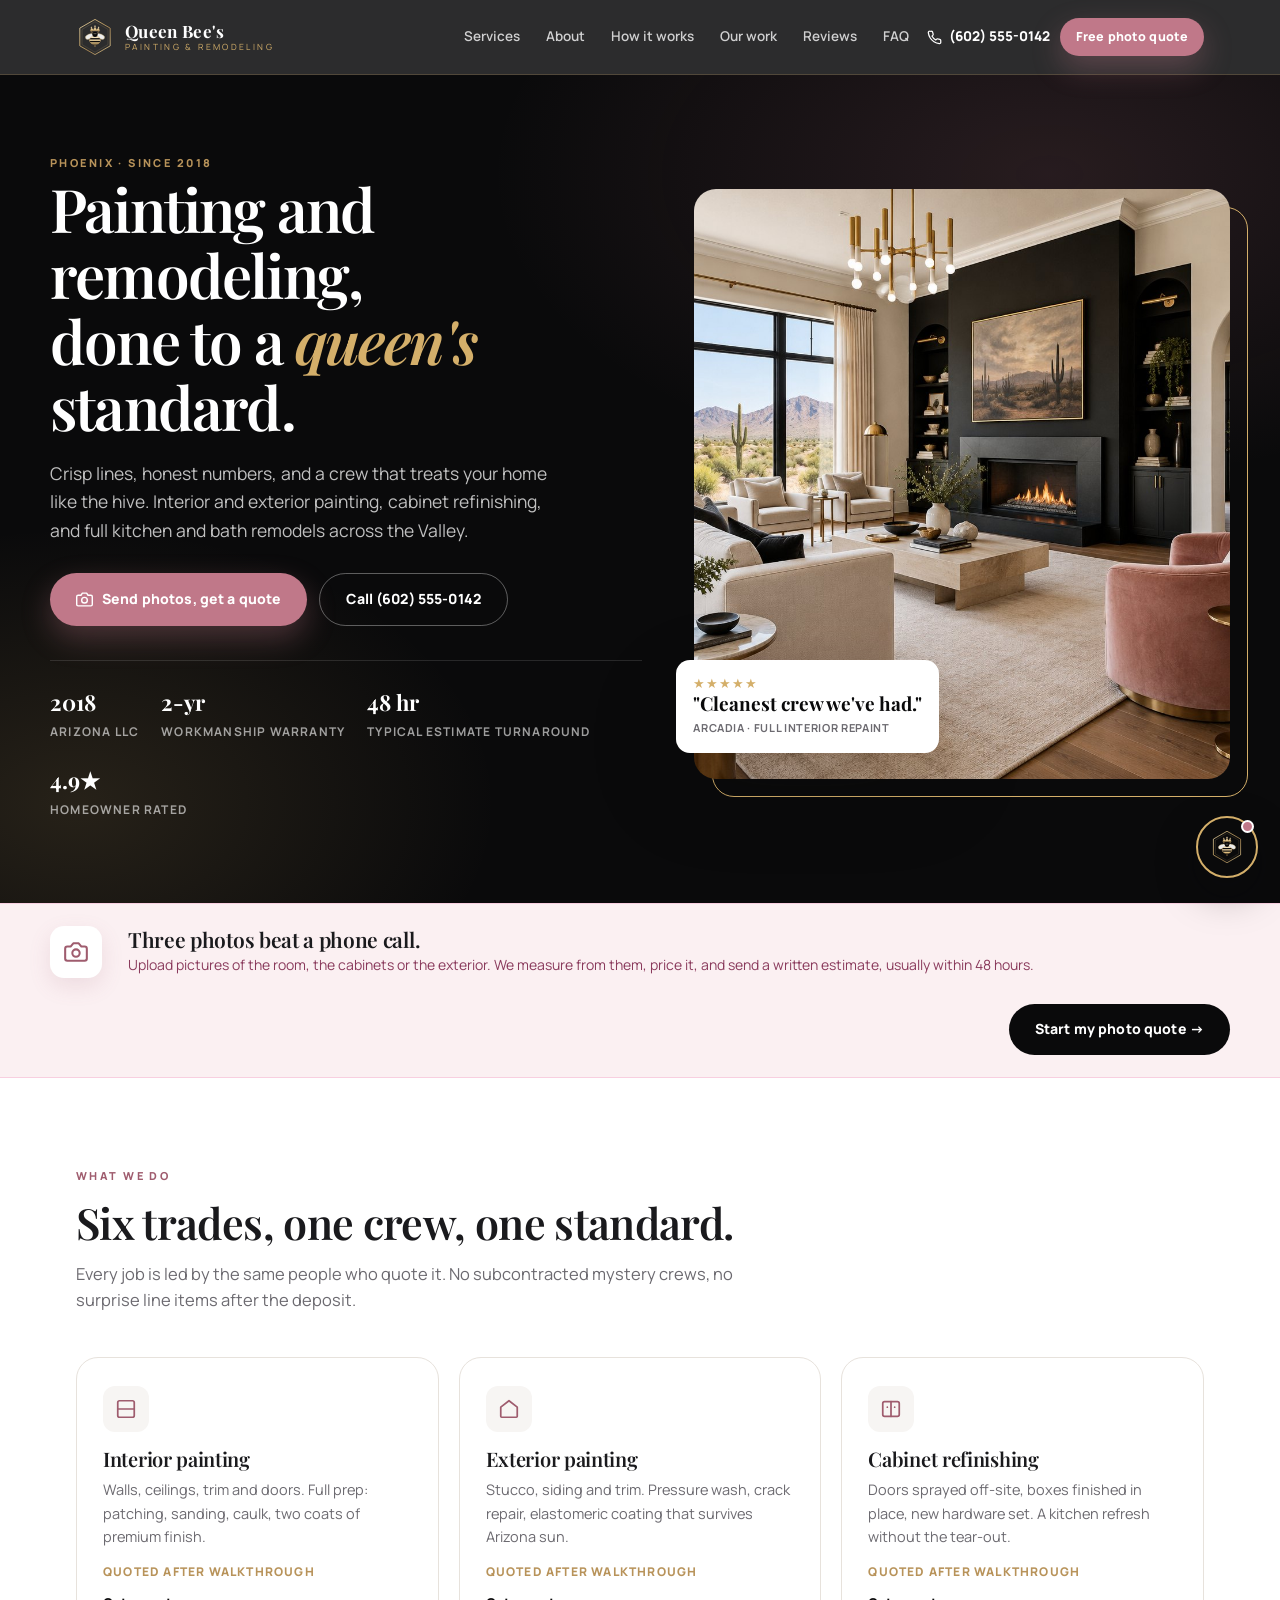
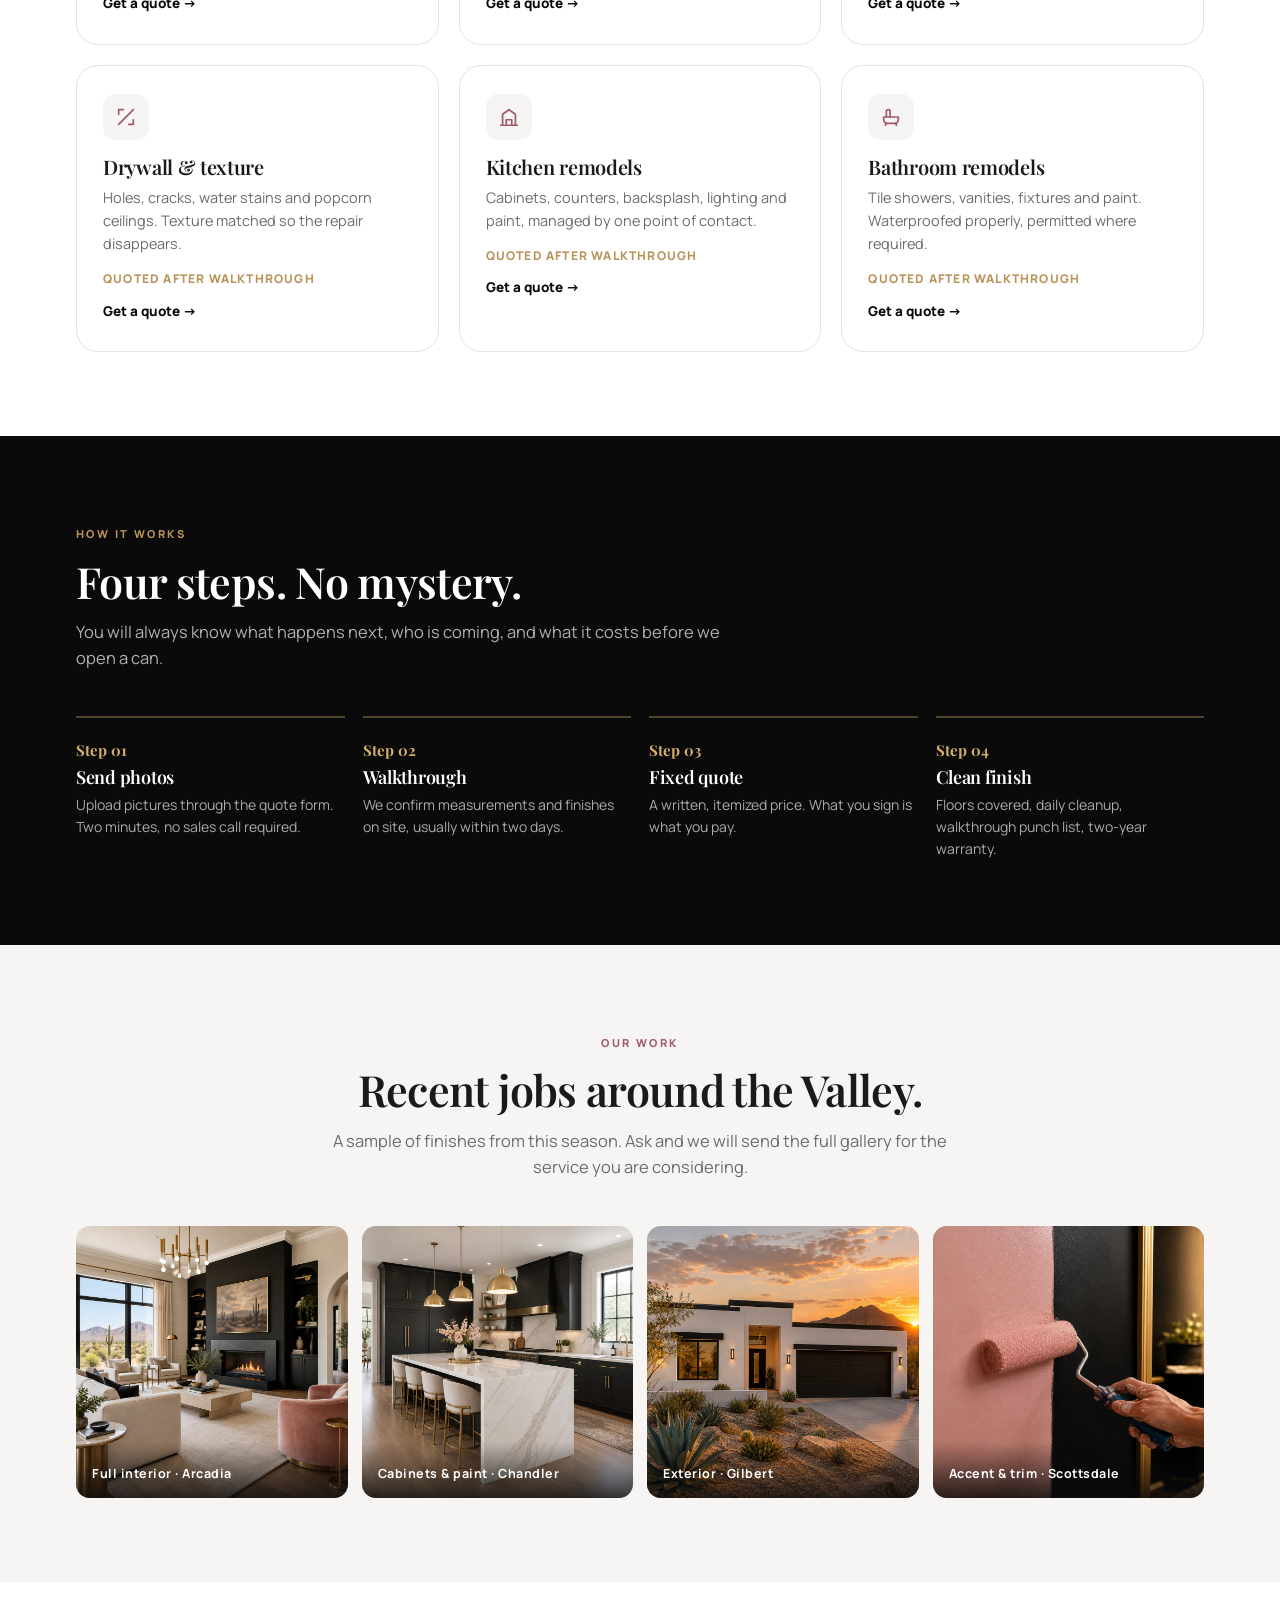
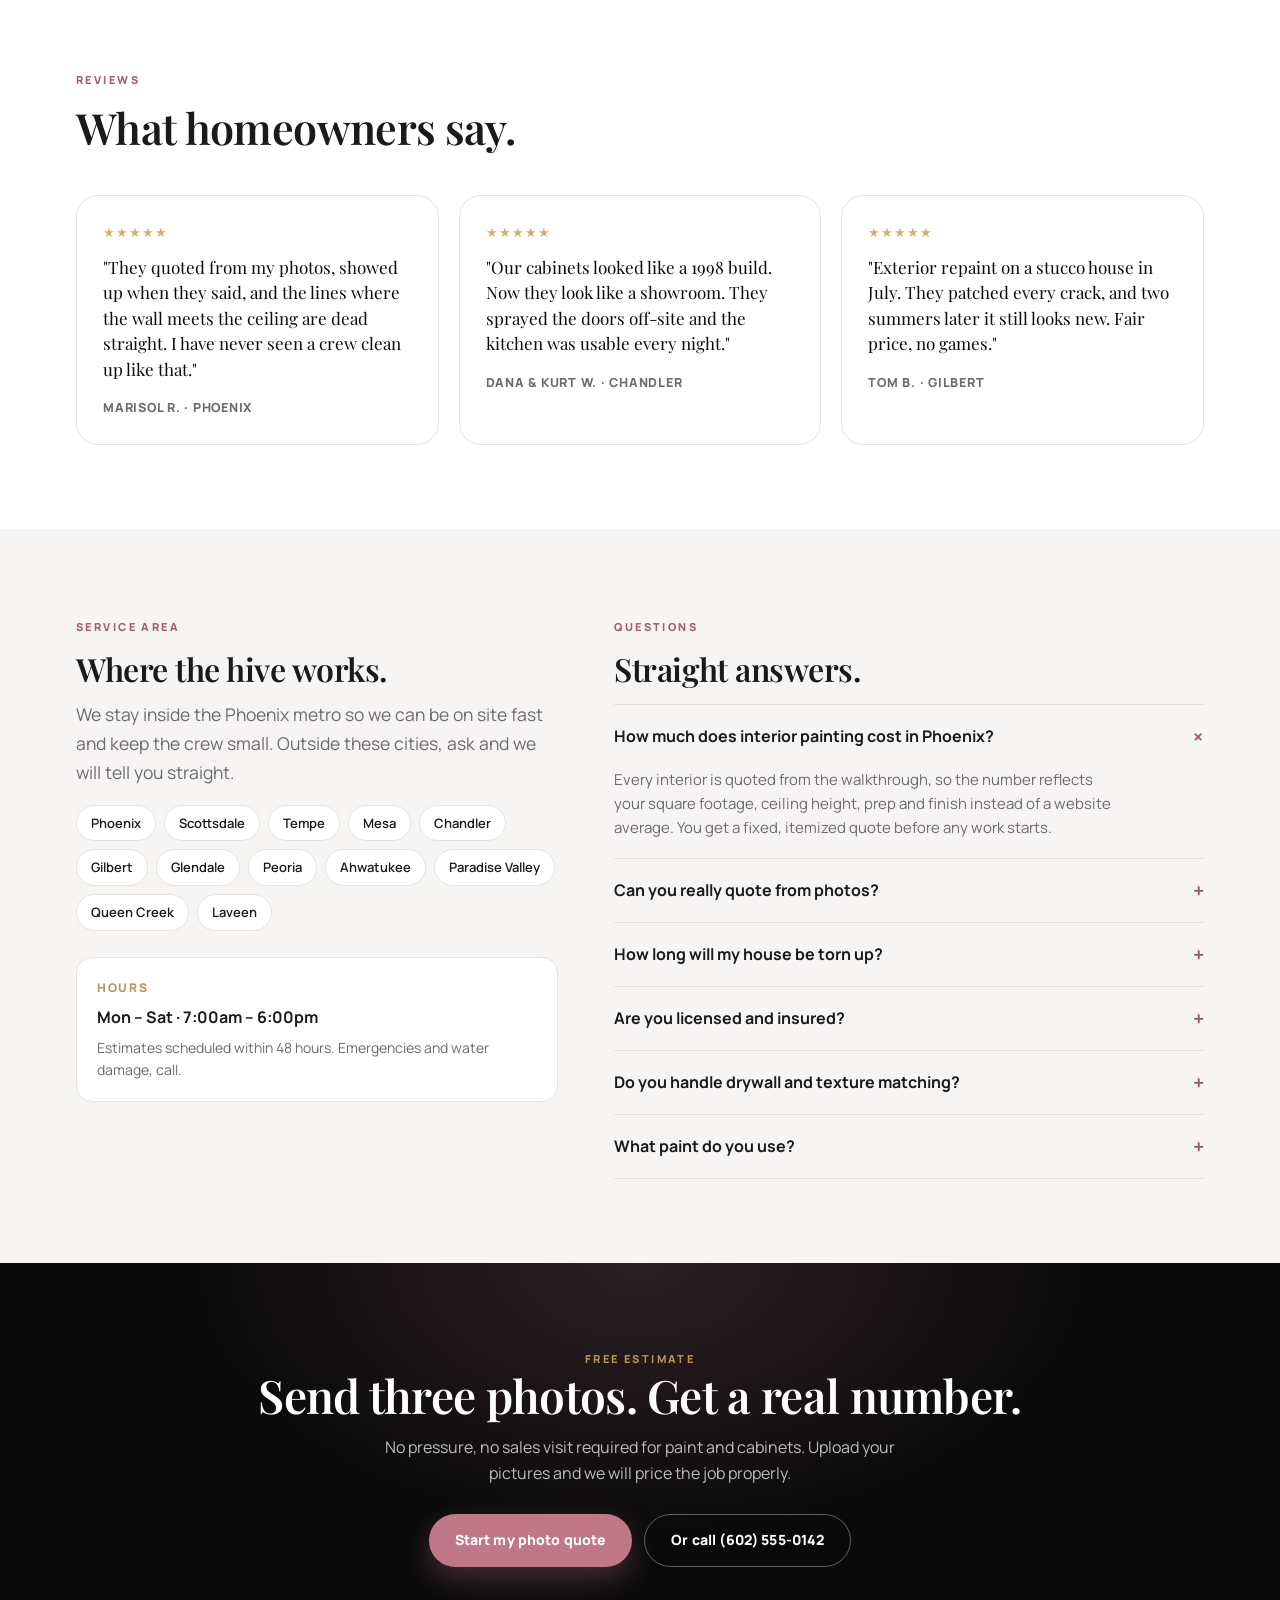
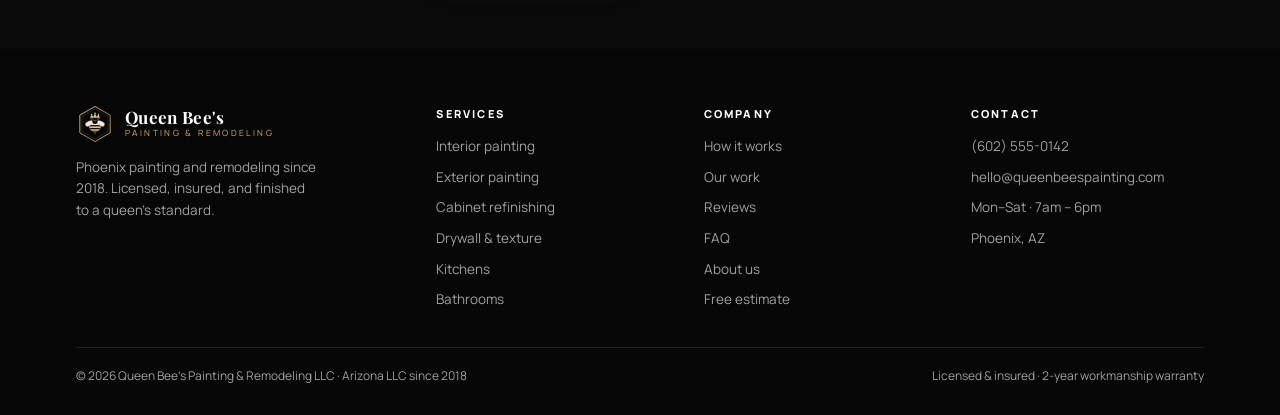
<file: index.html>
<!DOCTYPE html>
<html lang="en">
<head>
<meta charset="utf-8">
<meta name="viewport" content="width=device-width,initial-scale=1">
<title>Queen Bee's Painting &amp; Remodeling | Phoenix Interior, Exterior &amp; Cabinet Painting</title>
<meta name="description" content="Queen Bee's Painting &amp; Remodeling is a Phoenix painting and remodeling company since 2018. Interior and exterior painting, cabinet refinishing, drywall, kitchens and baths. Send three photos, get a real estimate.">
<link rel="icon" href="assets/img/logo.svg">
<link rel="preconnect" href="https://fonts.googleapis.com">
<link rel="preconnect" href="https://fonts.gstatic.com" crossorigin>
<link href="https://fonts.googleapis.com/css2?family=Playfair+Display:ital,wght@0,500;0,600;0,700;1,500&family=Manrope:wght@400;500;600;700;800&display=swap" rel="stylesheet">
<link rel="stylesheet" href="assets/css/qb.css">
<script type="application/ld+json">
{"@context":"https://schema.org","@type":"HousePainter","name":"Queen Bee's Painting & Remodeling","image":"assets/img/exterior.jpg","url":"https://queenbeespainting.com","telephone":"+16025550142","priceRange":"$$","address":{"@type":"PostalAddress","addressLocality":"Phoenix","addressRegion":"AZ","addressCountry":"US"},"areaServed":["Phoenix","Scottsdale","Tempe","Mesa","Chandler","Gilbert","Glendale","Peoria"],"foundingDate":"2018","description":"Interior and exterior painting, cabinet refinishing, drywall and full kitchen and bathroom remodeling across the Phoenix metro."}
</script>
</head>
<body>

<header class="nav">
  <div class="wrap nav-in">
    <a class="brand" href="index.html">
      <img src="assets/img/logo.svg" alt="Queen Bee's">
      <span class="brand-txt">
        <span class="brand-name">Queen Bee's</span>
        <span class="brand-sub">Painting &amp; Remodeling</span>
      </span>
    </a>
    <nav class="nav-links">
      <a href="#services">Services</a>
      <a href="about.html">About</a>
      <a href="#process">How it works</a>
      <a href="#work">Our work</a>
      <a href="#reviews">Reviews</a>
      <a href="#faq">FAQ</a>
    </nav>
    <div class="nav-cta">
      <a class="nav-phone" href="tel:+16025550142">
        <svg width="15" height="15" viewBox="0 0 24 24" fill="none" stroke="currentColor" stroke-width="2" stroke-linecap="round"><path d="M22 16.9v3a2 2 0 0 1-2.2 2 19.8 19.8 0 0 1-8.6-3.1 19.5 19.5 0 0 1-6-6A19.8 19.8 0 0 1 2.1 4.2 2 2 0 0 1 4.1 2h3a2 2 0 0 1 2 1.7c.1 1 .4 1.9.7 2.8a2 2 0 0 1-.5 2.1L8.1 9.9a16 16 0 0 0 6 6l1.3-1.3a2 2 0 0 1 2.1-.4c.9.3 1.8.6 2.8.7a2 2 0 0 1 1.7 2Z"/></svg>
        <span>(602) 555-0142</span>
      </a>
      <a class="btn btn-pink btn-sm" href="quote.html">Free photo quote</a>
    </div>
  </div>
</header>

<section class="hero">
  <div class="wrap hero-in">
    <div>
      <span class="eyebrow gold">Phoenix · Since 2018</span>
      <h1>Painting and remodeling,<br>done to a <em>queen's</em> standard.</h1>
      <p class="lead">Crisp lines, honest numbers, and a crew that treats your home like the hive. Interior and exterior painting, cabinet refinishing, and full kitchen and bath remodels across the Valley.</p>
      <div class="hero-btns">
        <a class="btn btn-pink" href="quote.html">
          <svg width="17" height="17" viewBox="0 0 24 24" fill="none" stroke="currentColor" stroke-width="2" stroke-linecap="round" stroke-linejoin="round"><path d="M23 19a2 2 0 0 1-2 2H3a2 2 0 0 1-2-2V8a2 2 0 0 1 2-2h4l2-3h6l2 3h4a2 2 0 0 1 2 2z"/><circle cx="12" cy="13" r="4"/></svg>
          Send photos, get a quote
        </a>
        <a class="btn btn-ghost" href="tel:+16025550142">Call (602) 555-0142</a>
      </div>
      <div class="hero-trust">
        <div><b>2018</b>Arizona LLC</div>
        <div><b>2-yr</b>Workmanship warranty</div>
        <div><b>48 hr</b>Typical estimate turnaround</div>
        <div><b>4.9★</b>Homeowner rated</div>
      </div>
    </div>
    <div class="hero-media">
      <img src="assets/img/hero-living.jpg" alt="Freshly painted modern living room in Phoenix">
      <div class="hero-badge">
        <div>
          <div class="stars">★★★★★</div>
          <b>"Cleanest crew we've had."</b>
          <small>Arcadia · full interior repaint</small>
        </div>
      </div>
    </div>
  </div>
</section>

<div class="band">
  <div class="wrap band-in">
    <div class="band-ico">
      <svg width="26" height="26" viewBox="0 0 24 24" fill="none" stroke="#9F5C6E" stroke-width="1.9" stroke-linecap="round" stroke-linejoin="round"><path d="M14.5 4h-5L7 7H4a2 2 0 0 0-2 2v9a2 2 0 0 0 2 2h16a2 2 0 0 0 2-2V9a2 2 0 0 0-2-2h-3z"/><circle cx="12" cy="13" r="3.4"/></svg>
    </div>
    <div>
      <h3>Three photos beat a phone call.</h3>
      <p>Upload pictures of the room, the cabinets or the exterior. We measure from them, price it, and send a written estimate, usually within 48 hours.</p>
    </div>
    <a class="btn btn-dark" href="quote.html">Start my photo quote →</a>
  </div>
</div>

<section class="sec" id="services">
  <div class="wrap">
    <div class="sec-head">
      <span class="eyebrow">What we do</span>
      <h2>Six trades, one crew, one standard.</h2>
      <p>Every job is led by the same people who quote it. No subcontracted mystery crews, no surprise line items after the deposit.</p>
    </div>
    <div class="svc-grid">
      <article class="svc">
        <div class="svc-ico"><svg width="22" height="22" viewBox="0 0 24 24" fill="none" stroke="currentColor" stroke-width="1.9" stroke-linecap="round" stroke-linejoin="round"><rect x="3" y="3" width="18" height="18" rx="2"/><path d="M3 12h18"/></svg></div>
        <h3>Interior painting</h3>
        <p>Walls, ceilings, trim and doors. Full prep: patching, sanding, caulk, two coats of premium finish.</p>
        <div class="svc-from">Quoted after walkthrough</div>
        <a class="link" href="quote.html?type=Interior%20painting">Get a quote →</a>
      </article>
      <article class="svc">
        <div class="svc-ico"><svg width="22" height="22" viewBox="0 0 24 24" fill="none" stroke="currentColor" stroke-width="1.9" stroke-linecap="round" stroke-linejoin="round"><path d="M3 10 12 3l9 7v10a1 1 0 0 1-1 1H4a1 1 0 0 1-1-1z"/></svg></div>
        <h3>Exterior painting</h3>
        <p>Stucco, siding and trim. Pressure wash, crack repair, elastomeric coating that survives Arizona sun.</p>
        <div class="svc-from">Quoted after walkthrough</div>
        <a class="link" href="quote.html?type=Exterior%20painting">Get a quote →</a>
      </article>
      <article class="svc">
        <div class="svc-ico"><svg width="22" height="22" viewBox="0 0 24 24" fill="none" stroke="currentColor" stroke-width="1.9" stroke-linecap="round" stroke-linejoin="round"><rect x="3" y="4" width="18" height="16" rx="2"/><path d="M12 4v16M8 10h.01M16 10h.01"/></svg></div>
        <h3>Cabinet refinishing</h3>
        <p>Doors sprayed off-site, boxes finished in place, new hardware set. A kitchen refresh without the tear-out.</p>
        <div class="svc-from">Quoted after walkthrough</div>
        <a class="link" href="quote.html?type=Cabinet%20refinishing">Get a quote →</a>
      </article>
      <article class="svc">
        <div class="svc-ico"><svg width="22" height="22" viewBox="0 0 24 24" fill="none" stroke="currentColor" stroke-width="1.9" stroke-linecap="round" stroke-linejoin="round"><path d="M4 20 20 4M9 4H4v5M15 20h5v-5"/></svg></div>
        <h3>Drywall &amp; texture</h3>
        <p>Holes, cracks, water stains and popcorn ceilings. Texture matched so the repair disappears.</p>
        <div class="svc-from">Quoted after walkthrough</div>
        <a class="link" href="quote.html?type=Drywall%20and%20texture">Get a quote →</a>
      </article>
      <article class="svc">
        <div class="svc-ico"><svg width="22" height="22" viewBox="0 0 24 24" fill="none" stroke="currentColor" stroke-width="1.9" stroke-linecap="round" stroke-linejoin="round"><path d="M3 21h18M5 21V9l7-5 7 5v12"/><path d="M9 21v-6h6v6"/></svg></div>
        <h3>Kitchen remodels</h3>
        <p>Cabinets, counters, backsplash, lighting and paint, managed by one point of contact.</p>
        <div class="svc-from">Quoted after walkthrough</div>
        <a class="link" href="quote.html?type=Kitchen%20remodel">Get a quote →</a>
      </article>
      <article class="svc">
        <div class="svc-ico"><svg width="22" height="22" viewBox="0 0 24 24" fill="none" stroke="currentColor" stroke-width="1.9" stroke-linecap="round" stroke-linejoin="round"><path d="M4 12h16v3a4 4 0 0 1-4 4H8a4 4 0 0 1-4-4z"/><path d="M7 12V6a2 2 0 0 1 4 0v6M6 21l1-2M18 21l-1-2"/></svg></div>
        <h3>Bathroom remodels</h3>
        <p>Tile showers, vanities, fixtures and paint. Waterproofed properly, permitted where required.</p>
        <div class="svc-from">Quoted after walkthrough</div>
        <a class="link" href="quote.html?type=Bathroom%20remodel">Get a quote →</a>
      </article>
    </div>
  </div>
</section>

<section class="sec dark" id="process">
  <div class="wrap">
    <div class="sec-head">
      <span class="eyebrow gold">How it works</span>
      <h2>Four steps. No mystery.</h2>
      <p>You will always know what happens next, who is coming, and what it costs before we open a can.</p>
    </div>
    <div class="steps">
      <div class="step reveal"><b>Step 01</b><h4>Send photos</h4><p>Upload pictures through the quote form. Two minutes, no sales call required.</p></div>
      <div class="step reveal"><b>Step 02</b><h4>Walkthrough</h4><p>We confirm measurements and finishes on site, usually within two days.</p></div>
      <div class="step reveal"><b>Step 03</b><h4>Fixed quote</h4><p>A written, itemized price. What you sign is what you pay.</p></div>
      <div class="step reveal"><b>Step 04</b><h4>Clean finish</h4><p>Floors covered, daily cleanup, walkthrough punch list, two-year warranty.</p></div>
    </div>
  </div>
</section>

<section class="sec smoke" id="work">
  <div class="wrap">
    <div class="sec-head center">
      <span class="eyebrow">Our work</span>
      <h2>Recent jobs around the Valley.</h2>
      <p>A sample of finishes from this season. Ask and we will send the full gallery for the service you are considering.</p>
    </div>
    <div class="gal">
      <figure class="reveal"><img src="assets/img/hero-living.jpg" alt="Interior repaint, Arcadia"><figcaption>Full interior · Arcadia</figcaption></figure>
      <figure class="reveal"><img src="assets/img/kitchen.jpg" alt="Cabinet refinishing, Chandler"><figcaption>Cabinets &amp; paint · Chandler</figcaption></figure>
      <figure class="reveal"><img src="assets/img/exterior.jpg" alt="Exterior painting, Gilbert"><figcaption>Exterior · Gilbert</figcaption></figure>
      <figure class="reveal"><img src="assets/img/detail.jpg" alt="Trim and accent detail, Scottsdale"><figcaption>Accent &amp; trim · Scottsdale</figcaption></figure>
    </div>
  </div>
</section>

<section class="sec" id="reviews">
  <div class="wrap">
    <div class="sec-head">
      <span class="eyebrow">Reviews</span>
      <h2>What homeowners say.</h2>
    </div>
    <div class="rev-grid" id="revGrid">
      <article class="rev reveal">
        <div class="stars">★★★★★</div>
        <p>"They quoted from my photos, showed up when they said, and the lines where the wall meets the ceiling are dead straight. I have never seen a crew clean up like that."</p>
        <div class="rev-by">Marisol R. · Phoenix</div>
      </article>
      <article class="rev reveal">
        <div class="stars">★★★★★</div>
        <p>"Our cabinets looked like a 1998 build. Now they look like a showroom. They sprayed the doors off-site and the kitchen was usable every night."</p>
        <div class="rev-by">Dana &amp; Kurt W. · Chandler</div>
      </article>
      <article class="rev reveal">
        <div class="stars">★★★★★</div>
        <p>"Exterior repaint on a stucco house in July. They patched every crack, and two summers later it still looks new. Fair price, no games."</p>
        <div class="rev-by">Tom B. · Gilbert</div>
      </article>
    </div>
  </div>
</section>

<section class="sec smoke" id="faq">
  <div class="wrap two-col">
    <div>
      <span class="eyebrow">Service area</span>
      <h2 style="font-size:32px;margin:12px 0 14px">Where the hive works.</h2>
      <p class="lead" style="margin-bottom:18px">We stay inside the Phoenix metro so we can be on site fast and keep the crew small. Outside these cities, ask and we will tell you straight.</p>
      <div class="chips" id="areaChips"></div>
      <div style="margin-top:26px;padding:20px;border:1px solid var(--line);border-radius:16px;background:#fff">
        <div style="font-size:12px;letter-spacing:.14em;text-transform:uppercase;font-weight:800;color:var(--gold-deep);margin-bottom:8px">Hours</div>
        <div style="font-weight:700">Mon – Sat · 7:00am – 6:00pm</div>
        <div style="font-size:14px;color:var(--muted);margin-top:6px">Estimates scheduled within 48 hours. Emergencies and water damage, call.</div>
      </div>
    </div>
    <div>
      <span class="eyebrow">Questions</span>
      <h2 style="font-size:32px;margin:12px 0 18px">Straight answers.</h2>
      <div class="acc">
        <div class="acc-item open">
          <button class="acc-q">How much does interior painting cost in Phoenix? <i>+</i></button>
          <div class="acc-a">Every interior is quoted from the walkthrough, so the number reflects your square footage, ceiling height, prep and finish instead of a website average. You get a fixed, itemized quote before any work starts.</div>
        </div>
        <div class="acc-item">
          <button class="acc-q">Can you really quote from photos? <i>+</i></button>
          <div class="acc-a">Photos start the file and get you scheduled faster, but every quote, paint included, comes from the walkthrough. That is how the number matches the actual scope instead of a guess.</div>
        </div>
        <div class="acc-item">
          <button class="acc-q">How long will my house be torn up? <i>+</i></button>
          <div class="acc-a">A typical interior is 3–5 working days, an exterior 3–4, cabinets 4–6 with the doors sprayed off-site so your kitchen stays usable. We cover floors and furniture and clean every night.</div>
        </div>
        <div class="acc-item">
          <button class="acc-q">Are you licensed and insured? <i>+</i></button>
          <div class="acc-a">Queen Bee's Painting &amp; Remodeling has been an Arizona LLC since 2018, fully licensed and insured, with a two-year written workmanship warranty on every job.</div>
        </div>
        <div class="acc-item">
          <button class="acc-q">Do you handle drywall and texture matching? <i>+</i></button>
          <div class="acc-a">Yes. Holes, cracks, water damage and popcorn ceiling removal, with texture matched to the surrounding wall so the repair disappears under paint.</div>
        </div>
        <div class="acc-item">
          <button class="acc-q">What paint do you use? <i>+</i></button>
          <div class="acc-a">Premium Sherwin-Williams and Benjamin Moore lines, chosen for Arizona sun and interior durability. We will spec the exact product and sheen on your quote.</div>
        </div>
      </div>
    </div>
  </div>
</section>

<section class="cta">
  <div class="wrap cta-in">
    <span class="eyebrow gold">Free estimate</span>
    <h2>Send three photos. Get a real number.</h2>
    <p>No pressure, no sales visit required for paint and cabinets. Upload your pictures and we will price the job properly.</p>
    <div class="cta-btns">
      <a class="btn btn-pink" href="quote.html">Start my photo quote</a>
      <a class="btn btn-ghost" href="tel:+16025550142">Or call (602) 555-0142</a>
    </div>
  </div>
</section>

<footer class="foot">
  <div class="wrap">
    <div class="foot-grid">
      <div>
        <div class="brand" style="margin-bottom:14px">
          <img src="assets/img/logo.svg" alt="">
          <span class="brand-txt">
            <span class="brand-name">Queen Bee's</span>
            <span class="brand-sub">Painting &amp; Remodeling</span>
          </span>
        </div>
        <p style="max-width:30ch">Phoenix painting and remodeling since 2018. Licensed, insured, and finished to a queen's standard.</p>
      </div>
      <div>
        <h5>Services</h5>
        <div class="foot-links">
          <a href="quote.html?type=Interior%20painting">Interior painting</a>
          <a href="quote.html?type=Exterior%20painting">Exterior painting</a>
          <a href="quote.html?type=Cabinet%20refinishing">Cabinet refinishing</a>
          <a href="quote.html?type=Drywall%20and%20texture">Drywall &amp; texture</a>
          <a href="quote.html?type=Kitchen%20remodel">Kitchens</a>
          <a href="quote.html?type=Bathroom%20remodel">Bathrooms</a>
        </div>
      </div>
      <div>
        <h5>Company</h5>
        <div class="foot-links">
          <a href="#process">How it works</a>
          <a href="#work">Our work</a>
          <a href="#reviews">Reviews</a>
          <a href="#faq">FAQ</a>
          <a href="about.html">About us</a>
          <a href="quote.html">Free estimate</a>
        </div>
      </div>
      <div>
        <h5>Contact</h5>
        <div class="foot-links">
          <a href="tel:+16025550142">(602) 555-0142</a>
          <a href="mailto:hello@queenbeespainting.com">hello@queenbeespainting.com</a>
          <span>Mon–Sat · 7am – 6pm</span>
          <span>Phoenix, AZ</span>
        </div>
      </div>
    </div>
    <div class="foot-bot">
      <span>© <span id="yr"></span> Queen Bee's Painting &amp; Remodeling LLC · Arizona LLC since 2018</span>
      <span>Licensed &amp; insured · 2-year workmanship warranty</span>
    </div>
  </div>
</footer>

<script src="assets/js/qb.js"></script>
<script>
  document.getElementById('yr').textContent = new Date().getFullYear();
  const areas = QB.CONFIG.AREAS;
  document.getElementById('areaChips').innerHTML = areas.map(a => '<span class="chip">' + a + '</span>').join('');
  QB.initFaq();
  QB.initReveal();
  QB.mountChat({ autoOpen: true });

  // live reviews published from the portal replace the seed set once there are any
  QB.api('reviews', {}).then(function (r) {
    var list = (r && r.reviews) || [];
    if (!list.length) return;
    var grid = document.getElementById('revGrid');
    grid.innerHTML = list.slice(0, 6).map(function (rv) {
      var stars = '★★★★★'.slice(0, Number(rv.rating) || 5);
      return '<article class="rev reveal in"><div class="stars">' + stars + '</div><p>"' +
        QB.esc(rv.text) + '"</p><div class="rev-by">' + QB.esc(rv.name || 'Homeowner') +
        (rv.city ? ' · ' + QB.esc(rv.city) : '') + '</div></article>';
    }).join('');
  }).catch(function () {});
</script>
</body>
</html>
</file>
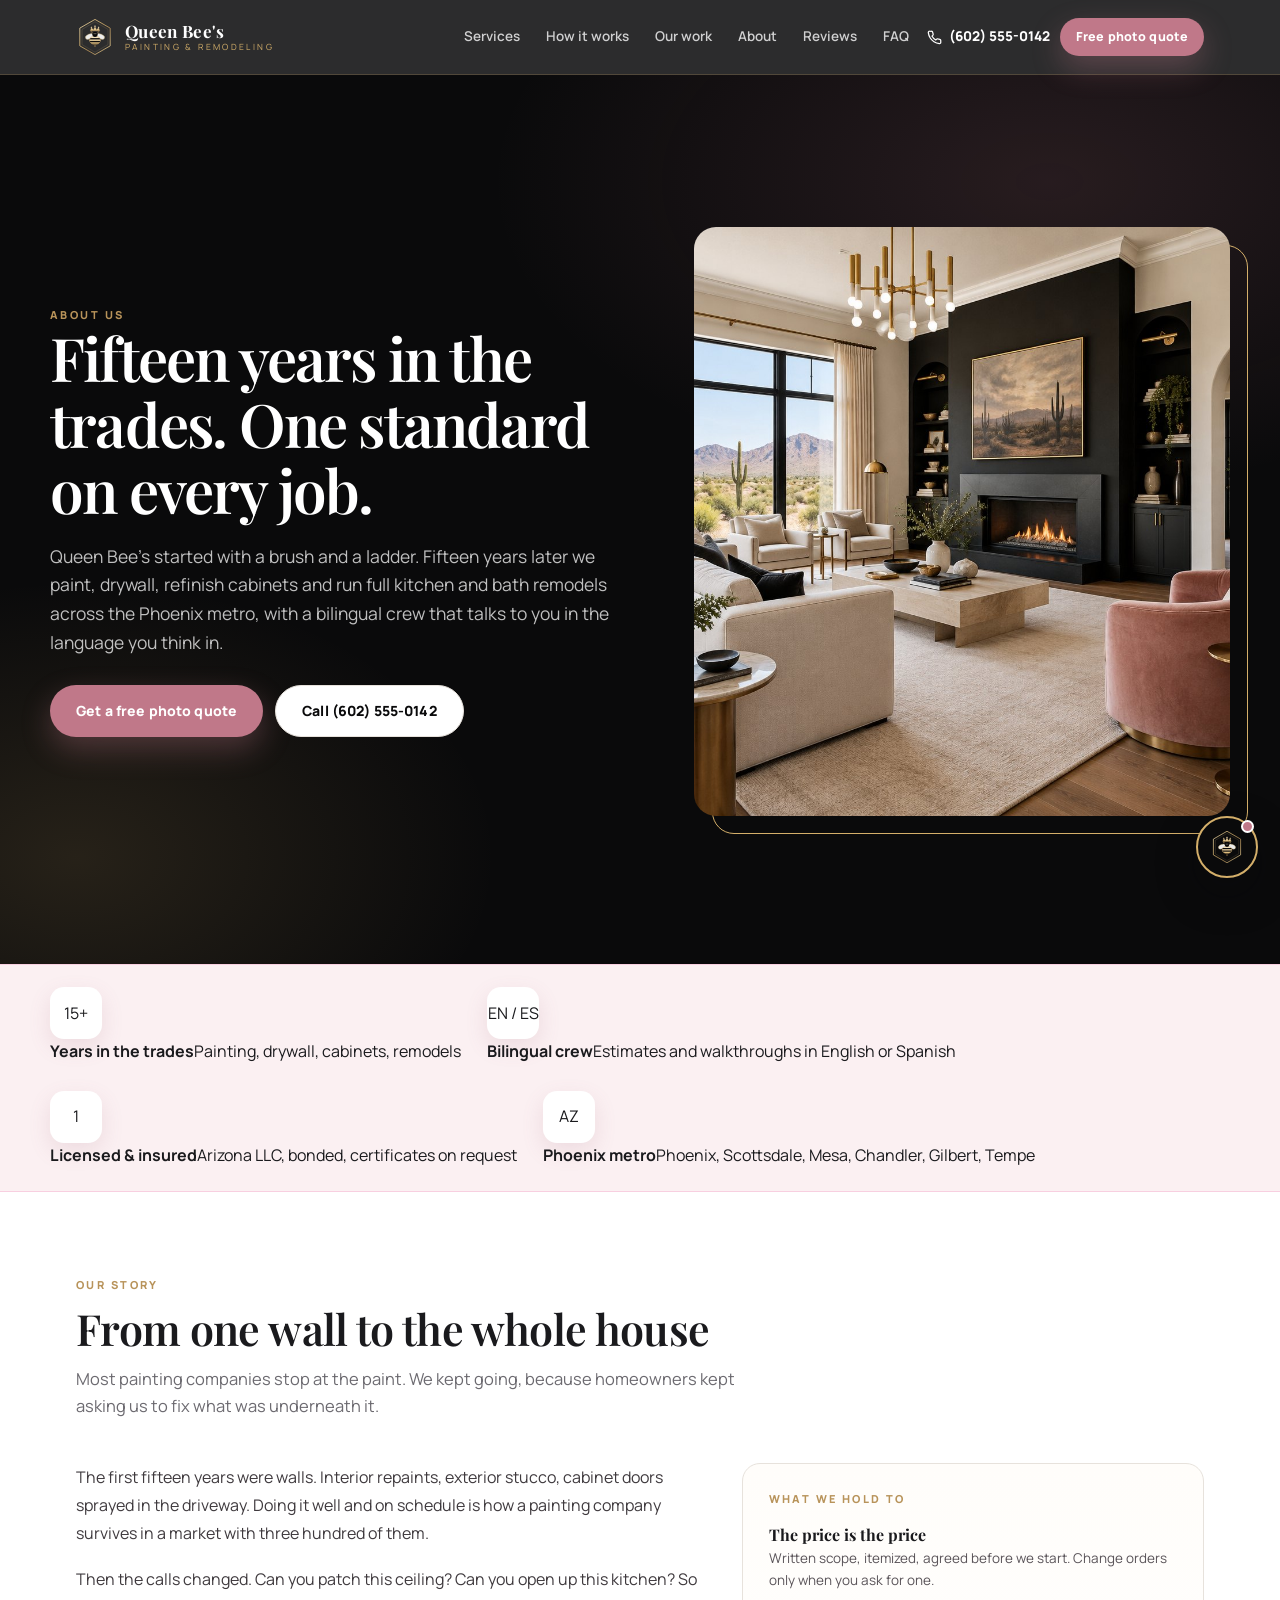
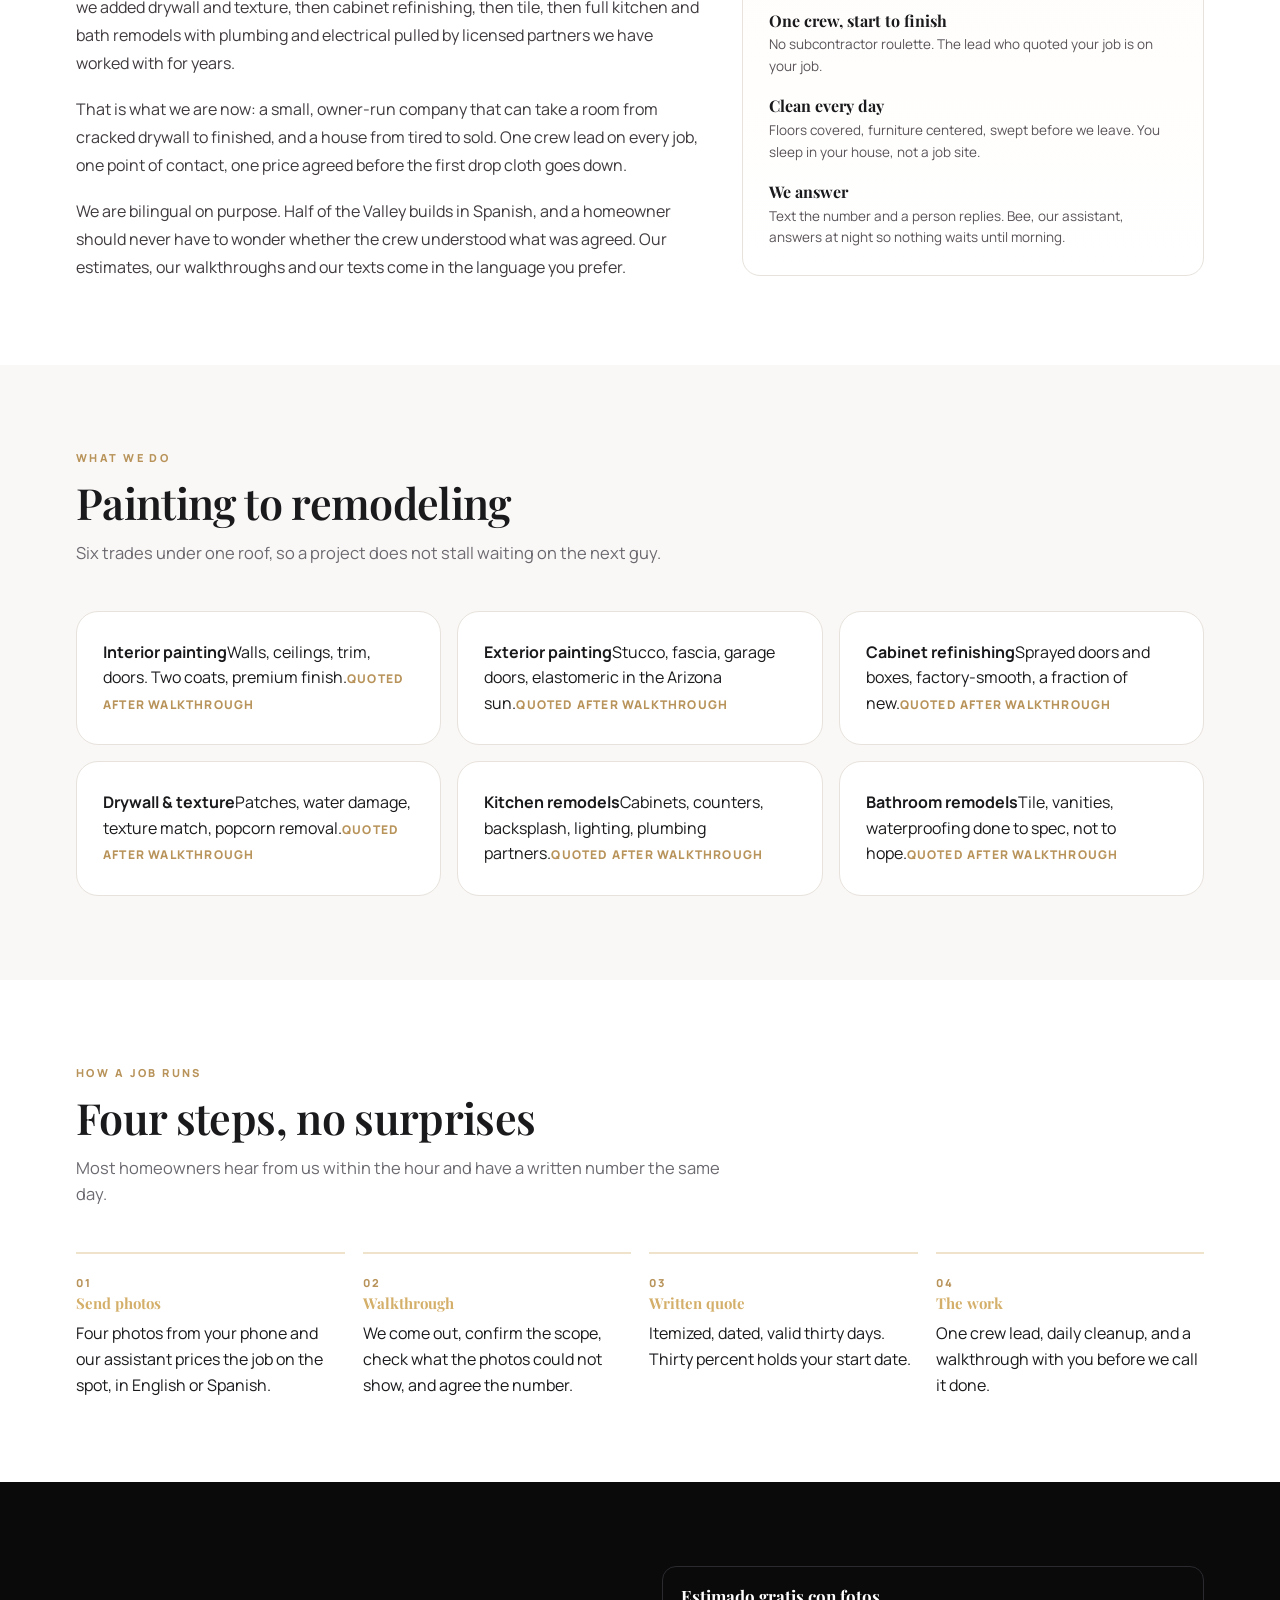
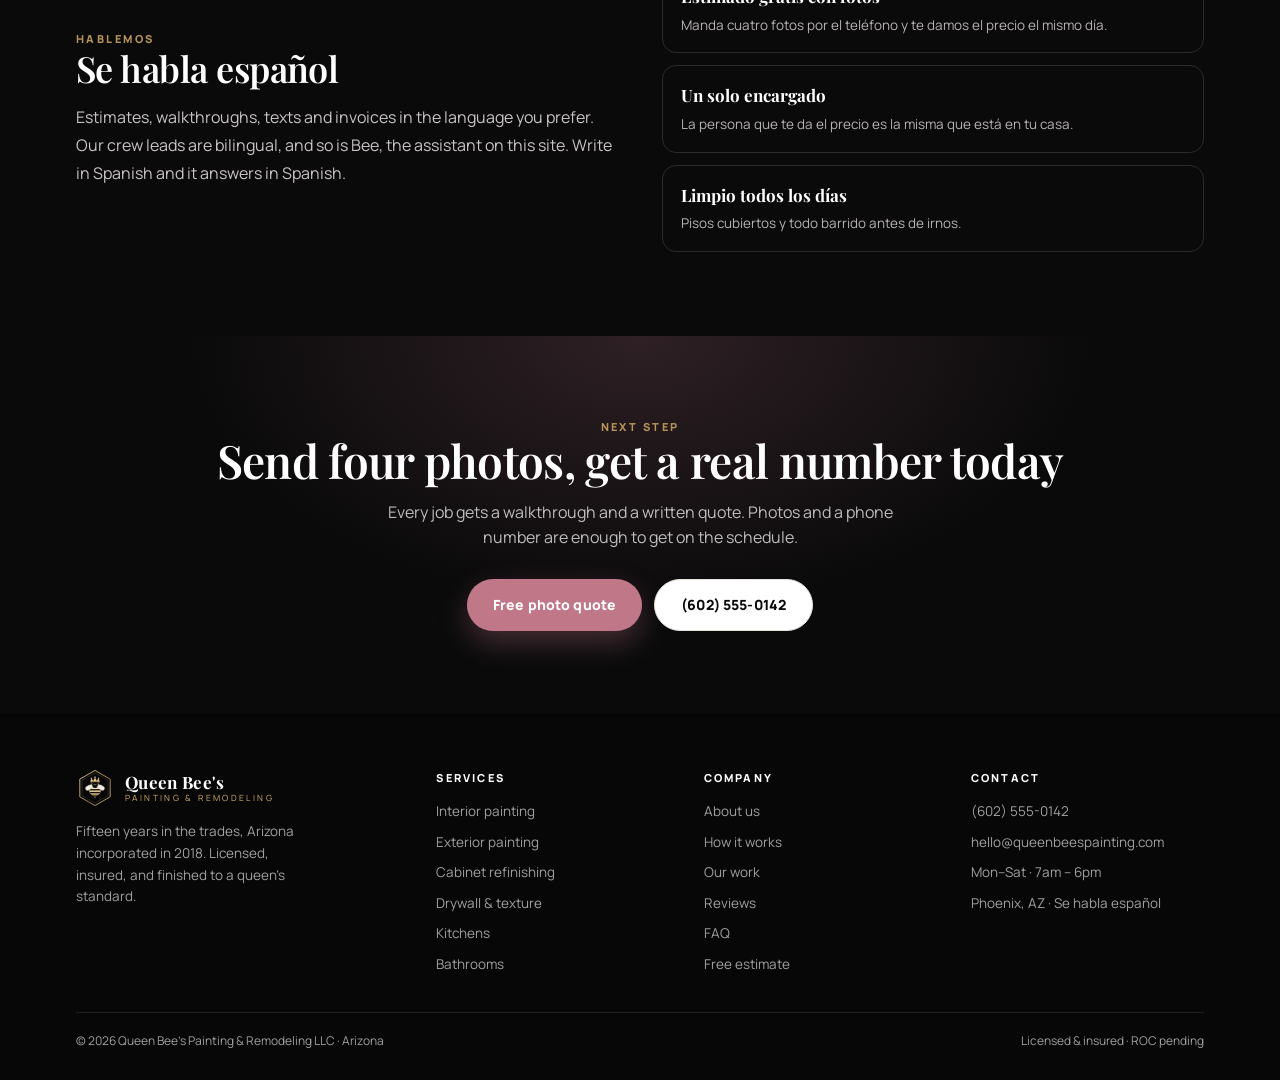
<file: about.html>
<!DOCTYPE html>
<html lang="en">
<head>
<meta charset="utf-8">
<meta name="viewport" content="width=device-width, initial-scale=1">
<title>About · Queen Bee's Painting &amp; Remodeling</title>
<meta name="description" content="Fifteen years in the trades, painting to full remodels. Bilingual crew, licensed and insured, serving the Phoenix metro.">
<link rel="icon" href="assets/img/logo.svg">
<link rel="preconnect" href="https://fonts.googleapis.com">
<link rel="preconnect" href="https://fonts.gstatic.com" crossorigin>
<link href="https://fonts.googleapis.com/css2?family=Playfair+Display:ital,wght@0,500;0,600;0,700;1,500&family=Manrope:wght@400;500;600;700;800&display=swap" rel="stylesheet">
<link rel="stylesheet" href="assets/css/qb.css">
</head>
<body>

<header class="nav">
  <div class="wrap nav-in">
    <a class="brand" href="index.html">
      <img src="assets/img/logo.svg" alt="Queen Bee's">
      <span class="brand-txt">
        <span class="brand-name">Queen Bee's</span>
        <span class="brand-sub">Painting &amp; Remodeling</span>
      </span>
    </a>
    <nav class="nav-links">
      <a href="index.html#services">Services</a>
      <a href="index.html#process">How it works</a>
      <a href="index.html#work">Our work</a>
      <a href="about.html" class="on">About</a>
      <a href="index.html#reviews">Reviews</a>
      <a href="index.html#faq">FAQ</a>
    </nav>
    <div class="nav-cta">
      <a class="nav-phone" href="tel:+16025550142">
        <svg width="15" height="15" viewBox="0 0 24 24" fill="none" stroke="currentColor" stroke-width="2" stroke-linecap="round"><path d="M22 16.9v3a2 2 0 0 1-2.2 2 19.8 19.8 0 0 1-8.6-3.1 19.5 19.5 0 0 1-6-6A19.8 19.8 0 0 1 2.1 4.2 2 2 0 0 1 4.1 2h3a2 2 0 0 1 2 1.7c.1 1 .4 1.9.7 2.8a2 2 0 0 1-.5 2.1L8.1 9.9a16 16 0 0 0 6 6l1.3-1.3a2 2 0 0 1 2.1-.4c.9.3 1.8.6 2.8.7a2 2 0 0 1 1.7 2Z"/></svg>
        <span>(602) 555-0142</span>
      </a>
      <a class="btn btn-pink btn-sm" href="quote.html">Free photo quote</a>
    </div>
  </div>
</header>

<section class="hero" style="padding:78px 0 64px">
  <div class="wrap hero-in">
    <div>
      <div class="eyebrow gold">About us</div>
      <h1 style="max-width:22ch">Fifteen years in the trades. One standard on every job.</h1>
      <p class="lead" style="max-width:56ch">Queen Bee's started with a brush and a ladder. Fifteen years later we paint, drywall, refinish cabinets and run full kitchen and bath remodels across the Phoenix metro, with a bilingual crew that talks to you in the language you think in.</p>
      <div class="hero-btns">
        <a class="btn btn-pink" href="quote.html">Get a free photo quote</a>
        <a class="btn btn-outline" href="tel:+16025550142">Call (602) 555-0142</a>
      </div>
    </div>
    <div class="hero-media"><img src="assets/img/hero-living.jpg" alt="Finished interior by Queen Bee's"></div>
  </div>
</section>

<section class="band">
  <div class="wrap band-in">
    <div><div class="band-ico">15+</div><div><b>Years in the trades</b><span>Painting, drywall, cabinets, remodels</span></div></div>
    <div><div class="band-ico">EN / ES</div><div><b>Bilingual crew</b><span>Estimates and walkthroughs in English or Spanish</span></div></div>
    <div><div class="band-ico">1</div><div><b>Licensed &amp; insured</b><span>Arizona LLC, bonded, certificates on request</span></div></div>
    <div><div class="band-ico">AZ</div><div><b>Phoenix metro</b><span>Phoenix, Scottsdale, Mesa, Chandler, Gilbert, Tempe</span></div></div>
  </div>
</section>

<section class="sec">
  <div class="wrap">
    <div class="sec-head">
      <div>
        <div class="eyebrow gold">Our story</div>
        <h2>From one wall to the whole house</h2>
      </div>
      <p>Most painting companies stop at the paint. We kept going, because homeowners kept asking us to fix what was underneath it.</p>
    </div>
    <div style="display:grid;grid-template-columns:1.15fr .85fr;gap:40px;align-items:start">
      <div>
        <p style="font-size:16px;line-height:1.75;color:#3F3A3E;margin-bottom:18px">The first fifteen years were walls. Interior repaints, exterior stucco, cabinet doors sprayed in the driveway. Doing it well and on schedule is how a painting company survives in a market with three hundred of them.</p>
        <p style="font-size:16px;line-height:1.75;color:#3F3A3E;margin-bottom:18px">Then the calls changed. Can you patch this ceiling? Can you open up this kitchen? So we added drywall and texture, then cabinet refinishing, then tile, then full kitchen and bath remodels with plumbing and electrical pulled by licensed partners we have worked with for years.</p>
        <p style="font-size:16px;line-height:1.75;color:#3F3A3E;margin-bottom:18px">That is what we are now: a small, owner-run company that can take a room from cracked drywall to finished, and a house from tired to sold. One crew lead on every job, one point of contact, one price agreed before the first drop cloth goes down.</p>
        <p style="font-size:16px;line-height:1.75;color:#3F3A3E">We are bilingual on purpose. Half of the Valley builds in Spanish, and a homeowner should never have to wonder whether the crew understood what was agreed. Our estimates, our walkthroughs and our texts come in the language you prefer.</p>
      </div>
      <div style="border:1px solid var(--line);border-radius:18px;padding:26px;background:linear-gradient(180deg,#FFFDFA,#fff)">
        <div class="eyebrow gold" style="margin-bottom:14px">What we hold to</div>
        <div style="display:grid;gap:16px">
          <div><b style="font-family:var(--display);font-size:16px">The price is the price</b><div style="font-size:13.5px;color:#5A5459;line-height:1.6">Written scope, itemized, agreed before we start. Change orders only when you ask for one.</div></div>
          <div><b style="font-family:var(--display);font-size:16px">One crew, start to finish</b><div style="font-size:13.5px;color:#5A5459;line-height:1.6">No subcontractor roulette. The lead who quoted your job is on your job.</div></div>
          <div><b style="font-family:var(--display);font-size:16px">Clean every day</b><div style="font-size:13.5px;color:#5A5459;line-height:1.6">Floors covered, furniture centered, swept before we leave. You sleep in your house, not a job site.</div></div>
          <div><b style="font-family:var(--display);font-size:16px">We answer</b><div style="font-size:13.5px;color:#5A5459;line-height:1.6">Text the number and a person replies. Bee, our assistant, answers at night so nothing waits until morning.</div></div>
        </div>
      </div>
    </div>
  </div>
</section>

<section class="sec" style="background:#FAF8F6">
  <div class="wrap">
    <div class="sec-head">
      <div>
        <div class="eyebrow gold">What we do</div>
        <h2>Painting to remodeling</h2>
      </div>
      <p>Six trades under one roof, so a project does not stall waiting on the next guy.</p>
    </div>
    <div class="svc-grid" style="display:grid;grid-template-columns:repeat(3,1fr);gap:16px">
      <a class="svc" href="quote.html?type=Interior%20painting"><b>Interior painting</b><span>Walls, ceilings, trim, doors. Two coats, premium finish.</span><span class="svc-from">Quoted after walkthrough</span></a>
      <a class="svc" href="quote.html?type=Exterior%20painting"><b>Exterior painting</b><span>Stucco, fascia, garage doors, elastomeric in the Arizona sun.</span><span class="svc-from">Quoted after walkthrough</span></a>
      <a class="svc" href="quote.html?type=Cabinet%20refinishing"><b>Cabinet refinishing</b><span>Sprayed doors and boxes, factory-smooth, a fraction of new.</span><span class="svc-from">Quoted after walkthrough</span></a>
      <a class="svc" href="quote.html?type=Drywall%20and%20texture"><b>Drywall &amp; texture</b><span>Patches, water damage, texture match, popcorn removal.</span><span class="svc-from">Quoted after walkthrough</span></a>
      <a class="svc" href="quote.html?type=Kitchen%20remodel"><b>Kitchen remodels</b><span>Cabinets, counters, backsplash, lighting, plumbing partners.</span><span class="svc-from">Quoted after walkthrough</span></a>
      <a class="svc" href="quote.html?type=Bathroom%20remodel"><b>Bathroom remodels</b><span>Tile, vanities, waterproofing done to spec, not to hope.</span><span class="svc-from">Quoted after walkthrough</span></a>
    </div>
  </div>
</section>

<section class="sec">
  <div class="wrap">
    <div class="sec-head">
      <div>
        <div class="eyebrow gold">How a job runs</div>
        <h2>Four steps, no surprises</h2>
      </div>
      <p>Most homeowners hear from us within the hour and have a written number the same day.</p>
    </div>
    <div class="steps">
      <div class="step"><div class="eyebrow gold">01</div><b>Send photos</b><span>Four photos from your phone and our assistant prices the job on the spot, in English or Spanish.</span></div>
      <div class="step"><div class="eyebrow gold">02</div><b>Walkthrough</b><span>We come out, confirm the scope, check what the photos could not show, and agree the number.</span></div>
      <div class="step"><div class="eyebrow gold">03</div><b>Written quote</b><span>Itemized, dated, valid thirty days. Thirty percent holds your start date.</span></div>
      <div class="step"><div class="eyebrow gold">04</div><b>The work</b><span>One crew lead, daily cleanup, and a walkthrough with you before we call it done.</span></div>
    </div>
  </div>
</section>

<section class="sec" style="background:var(--ink);color:#fff">
  <div class="wrap" style="display:grid;grid-template-columns:1fr 1fr;gap:44px;align-items:center">
    <div>
      <div class="eyebrow gold">Hablemos</div>
      <h2 style="color:#fff;font-family:var(--display);font-size:36px;line-height:1.15;margin-bottom:14px">Se habla español</h2>
      <p style="color:#C9C3C6;font-size:16px;line-height:1.75">Estimates, walkthroughs, texts and invoices in the language you prefer. Our crew leads are bilingual, and so is Bee, the assistant on this site. Write in Spanish and it answers in Spanish.</p>
    </div>
    <div style="display:grid;gap:12px">
      <div style="border:1px solid #2A2A2F;border-radius:14px;padding:16px 18px"><b style="font-family:var(--display);font-size:17px">Estimado gratis con fotos</b><div style="font-size:13.5px;color:#B8B2B5;margin-top:4px">Manda cuatro fotos por el teléfono y te damos el precio el mismo día.</div></div>
      <div style="border:1px solid #2A2A2F;border-radius:14px;padding:16px 18px"><b style="font-family:var(--display);font-size:17px">Un solo encargado</b><div style="font-size:13.5px;color:#B8B2B5;margin-top:4px">La persona que te da el precio es la misma que está en tu casa.</div></div>
      <div style="border:1px solid #2A2A2F;border-radius:14px;padding:16px 18px"><b style="font-family:var(--display);font-size:17px">Limpio todos los días</b><div style="font-size:13.5px;color:#B8B2B5;margin-top:4px">Pisos cubiertos y todo barrido antes de irnos.</div></div>
    </div>
  </div>
</section>

<section class="cta">
  <div class="wrap cta-in">
    <div>
      <div class="eyebrow gold">Next step</div>
      <h2>Send four photos, get a real number today</h2>
      <p>Every job gets a walkthrough and a written quote. Photos and a phone number are enough to get on the schedule.</p>
    </div>
    <div class="cta-btns">
      <a class="btn btn-pink" href="quote.html">Free photo quote</a>
      <a class="btn btn-outline" href="tel:+16025550142">(602) 555-0142</a>
    </div>
  </div>
</section>

<footer class="foot">
  <div class="wrap">
    <div class="foot-grid">
      <div>
        <div class="brand" style="margin-bottom:14px">
          <img src="assets/img/logo.svg" alt="">
          <span class="brand-txt">
            <span class="brand-name">Queen Bee's</span>
            <span class="brand-sub">Painting &amp; Remodeling</span>
          </span>
        </div>
        <p style="max-width:30ch">Fifteen years in the trades, Arizona incorporated in 2018. Licensed, insured, and finished to a queen's standard.</p>
      </div>
      <div>
        <h5>Services</h5>
        <div class="foot-links">
          <a href="quote.html?type=Interior%20painting">Interior painting</a>
          <a href="quote.html?type=Exterior%20painting">Exterior painting</a>
          <a href="quote.html?type=Cabinet%20refinishing">Cabinet refinishing</a>
          <a href="quote.html?type=Drywall%20and%20texture">Drywall &amp; texture</a>
          <a href="quote.html?type=Kitchen%20remodel">Kitchens</a>
          <a href="quote.html?type=Bathroom%20remodel">Bathrooms</a>
        </div>
      </div>
      <div>
        <h5>Company</h5>
        <div class="foot-links">
          <a href="about.html">About us</a>
          <a href="index.html#process">How it works</a>
          <a href="index.html#work">Our work</a>
          <a href="index.html#reviews">Reviews</a>
          <a href="index.html#faq">FAQ</a>
          <a href="quote.html">Free estimate</a>
        </div>
      </div>
      <div>
        <h5>Contact</h5>
        <div class="foot-links">
          <a href="tel:+16025550142">(602) 555-0142</a>
          <a href="mailto:hello@queenbeespainting.com">hello@queenbeespainting.com</a>
          <span>Mon–Sat · 7am – 6pm</span>
          <span>Phoenix, AZ · Se habla español</span>
        </div>
      </div>
    </div>
    <div class="foot-bot">
      <span>© 2026 Queen Bee's Painting &amp; Remodeling LLC · Arizona</span>
      <span>Licensed &amp; insured · ROC pending</span>
    </div>
  </div>
</footer>

<script src="assets/js/qb.js"></script>
<script>
  QB.initReveal();
  QB.initFaq();
  QB.mountChat({ autoOpen: true });
</script>
</body>
</html>
</file>
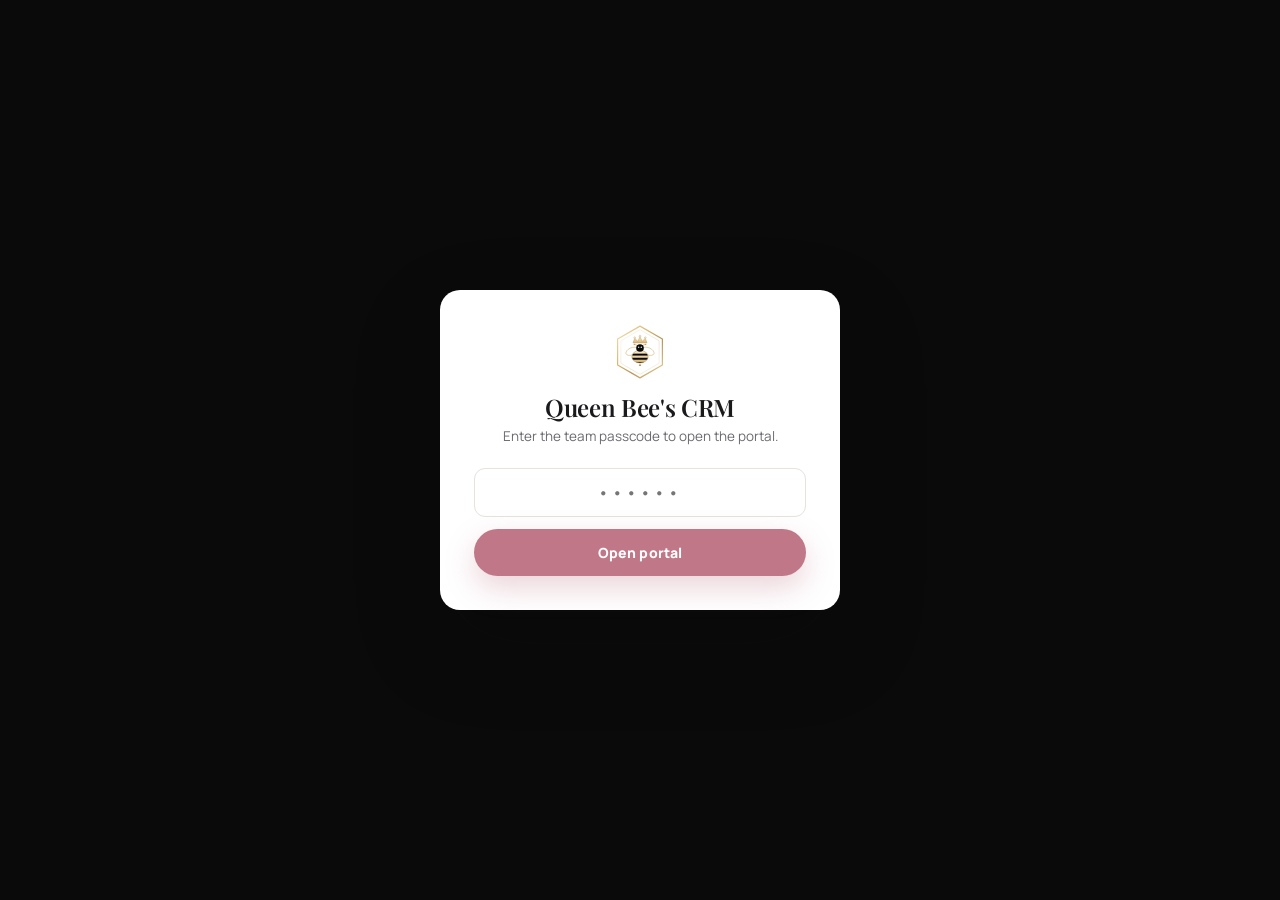
<file: crm.html>
<!DOCTYPE html>
<html lang="en">
<head>
<meta charset="utf-8">
<meta name="viewport" content="width=device-width,initial-scale=1">
<title>Queen Bee's · CRM Portal</title>
<meta name="robots" content="noindex,nofollow">
<link rel="icon" href="assets/img/logo.svg">
<link rel="preconnect" href="https://fonts.googleapis.com">
<link rel="preconnect" href="https://fonts.gstatic.com" crossorigin>
<link href="https://fonts.googleapis.com/css2?family=Playfair+Display:wght@600;700&family=Manrope:wght@400;500;600;700;800&display=swap" rel="stylesheet">
<link rel="stylesheet" href="assets/css/qb.css">
<style>
body{background:#F5F3F1}
.gate{position:fixed;inset:0;z-index:300;background:var(--ink);display:grid;place-items:center;padding:20px}
.gate-card{background:#fff;border-radius:20px;padding:34px;width:100%;max-width:400px;box-shadow:var(--shadow-lg);text-align:center}
.gate-card img{width:56px;margin:0 auto 14px}
.gate-card h1{font-size:24px;margin-bottom:6px}
.gate-card p{font-size:13.5px;color:var(--muted);margin-bottom:20px}
.gate-card input{width:100%;border:1.5px solid var(--line);border-radius:11px;padding:13px 15px;font-size:15px;font-family:inherit;text-align:center;letter-spacing:.2em;font-weight:700;margin-bottom:12px;outline:none}
.gate-card input:focus{border-color:var(--pink)}
.gate-err{color:#C4164F;font-size:12.5px;margin-top:10px;display:none}

.shell{display:grid;grid-template-columns:236px 1fr;min-height:100vh}
.side{background:var(--ink);color:#fff;padding:20px 14px;display:flex;flex-direction:column;gap:6px;position:sticky;top:0;height:100vh}
.side .brand{display:flex;gap:10px;align-items:center;padding:6px 8px 18px;border-bottom:1px solid rgba(255,255,255,.1);margin-bottom:12px}
.side .brand img{width:34px}
.side .brand-name{font-family:var(--display);font-size:15px;color:#fff;line-height:1.1}
.side .brand-sub{font-size:8px;letter-spacing:.24em;text-transform:uppercase;color:var(--gold)}
.navi{display:flex;flex-direction:column;gap:3px;overflow-y:auto;flex:1}
.navi button{display:flex;align-items:center;gap:10px;padding:10px 12px;border-radius:10px;font-size:13.5px;font-weight:600;color:rgba(255,255,255,.7);text-align:left;transition:.14s}
.navi button:hover{background:rgba(255,255,255,.07);color:#fff}
.navi button.on{background:var(--pink);color:#fff}
.navi button .n{margin-left:auto;background:rgba(255,255,255,.14);border-radius:999px;padding:1px 7px;font-size:11px;font-weight:800}
.navi button.on .n{background:rgba(0,0,0,.22)}
.side-foot{font-size:11px;color:rgba(255,255,255,.4);padding:10px 8px 0;border-top:1px solid rgba(255,255,255,.1)}

.main{min-width:0}
.top{background:#fff;border-bottom:1px solid var(--line);padding:14px 26px;display:flex;align-items:center;gap:14px;position:sticky;top:0;z-index:30}
.top h1{font-size:20px;font-family:var(--display)}
.top .sub{font-size:12px;color:var(--muted);margin-top:1px}
.top .spacer{flex:1}
.search{display:flex;align-items:center;gap:8px;border:1.5px solid var(--line);border-radius:999px;padding:8px 14px;background:var(--smoke);min-width:220px}
.search input{border:0;background:none;outline:none;font-family:inherit;font-size:13.5px;width:100%}
.content{padding:24px 26px 60px}
.cards{display:grid;grid-template-columns:repeat(6,1fr);gap:12px;margin-bottom:20px}
.kpi{background:#fff;border:1px solid var(--line);border-radius:14px;padding:14px 15px}
.kpi .lab{font-size:10.5px;letter-spacing:.12em;text-transform:uppercase;font-weight:800;color:var(--muted)}
.kpi .val{font-family:var(--display);font-size:25px;margin:5px 0 2px;line-height:1}
.kpi .sub{font-size:11.5px;color:var(--muted)}
.kpi.pink{background:linear-gradient(160deg,#FFF3F8,#fff);border-color:#F8D9E6}
.kpi.dark{background:var(--ink);border-color:var(--ink);color:#fff}
.kpi.dark .lab{color:var(--gold)}
.kpi.dark .sub{color:rgba(255,255,255,.55)}
.panel{background:#fff;border:1px solid var(--line);border-radius:16px;overflow:hidden;margin-bottom:18px}
.panel-head{display:flex;align-items:center;gap:12px;padding:15px 18px;border-bottom:1px solid var(--line)}
.panel-head h2{font-size:16px;font-family:var(--display)}
.panel-head .spacer{flex:1}
.panel-body{padding:0}
.panel-body.pad{padding:18px}
table{width:100%;border-collapse:collapse}
th{text-align:left;font-size:10.5px;letter-spacing:.1em;text-transform:uppercase;color:var(--muted);font-weight:800;padding:10px 14px;border-bottom:1px solid var(--line);white-space:nowrap;background:#FCFBFB}
td{padding:12px 14px;border-bottom:1px solid #F1EEEC;font-size:13.5px;vertical-align:middle}
tr:last-child td{border-bottom:0}
tbody tr:hover{background:#FDFAFC;cursor:pointer}
.num{text-align:right}
.who{display:flex;align-items:center;gap:10px}
.av{width:32px;height:32px;border-radius:50%;background:var(--pink-soft);color:var(--pink-deep);display:grid;place-items:center;font-size:11.5px;font-weight:800;flex:none}
.who b{display:block;font-size:13.5px}
.who small{font-size:11.5px;color:var(--muted)}
.pill{display:inline-flex;align-items:center;gap:5px;font-size:11px;font-weight:800;padding:3px 9px;border-radius:999px;letter-spacing:.03em;white-space:nowrap}
.pill.new{background:#EAF1FF;color:#1F4FA8}
.pill.contacted{background:#FFF4E0;color:#95661A}
.pill.walkthrough{background:#F3EBFF;color:#6435B5}
.pill.quote{background:#FFEAF3;color:#B01560}
.pill.won{background:#E6F7EE;color:#12694A}
.pill.lost{background:#F2F0EF;color:#7A7370}
.pill.photos{background:#F2F7F6;color:#2B6C63}
.empty{padding:44px 20px;text-align:center;color:var(--muted);font-size:14px}
.kan{display:grid;grid-template-columns:repeat(6,1fr);gap:12px;align-items:start}
.kan-col{background:#fff;border:1px solid var(--line);border-radius:14px;padding:10px;min-height:120px}
.kan-col h4{font-size:11px;letter-spacing:.1em;text-transform:uppercase;color:var(--muted);margin-bottom:9px;display:flex;justify-content:space-between}
.kan-card{background:var(--smoke);border:1px solid #EDE9E6;border-radius:10px;padding:10px;margin-bottom:8px;cursor:pointer}
.kan-card:hover{border-color:var(--pink)}
.kan-card b{font-size:12.5px;display:block;margin-bottom:2px}
.kan-card small{font-size:11px;color:var(--muted);display:block;margin-bottom:6px}
.kan-card .moves{display:flex;gap:4px}
.kan-card .moves button{font-size:10px;font-weight:800;border:1px solid var(--line);background:#fff;border-radius:6px;padding:2px 6px;color:var(--muted)}
.kan-card .moves button:hover{border-color:var(--pink);color:var(--pink-deep)}
.bars{display:flex;flex-direction:column;gap:11px}
.bar-row{display:grid;grid-template-columns:130px 1fr 52px;gap:10px;align-items:center;font-size:12.5px}
.bar{height:9px;border-radius:999px;background:#F1EDEB;overflow:hidden}
.bar i{display:block;height:100%;border-radius:999px;background:linear-gradient(90deg,var(--pink),var(--gold))}
.bar-row b{text-align:right;font-size:12px}
.grid2{display:grid;grid-template-columns:1.35fr 1fr;gap:18px}
.grid3{display:grid;grid-template-columns:1fr 1fr 1fr;gap:18px}
.photo-grid{display:grid;grid-template-columns:repeat(4,1fr);gap:12px}
.ph{border-radius:12px;overflow:hidden;position:relative;background:var(--ink);aspect-ratio:4/3;cursor:zoom-in}
.ph img{width:100%;height:100%;object-fit:cover}
.ph span{position:absolute;left:0;right:0;bottom:0;padding:14px 8px 6px;background:linear-gradient(transparent,rgba(10,10,11,.8));color:#fff;font-size:10.5px;white-space:nowrap;overflow:hidden;text-overflow:ellipsis}

/* drawer */
.scrim{position:fixed;inset:0;background:rgba(10,10,11,.42);z-index:100;opacity:0;pointer-events:none;transition:.2s}
.scrim.on{opacity:1;pointer-events:auto}
.drawer{position:fixed;top:0;right:0;bottom:0;width:min(560px,100vw);background:#fff;z-index:110;transform:translateX(100%);transition:transform .24s ease;display:flex;flex-direction:column}
.drawer.on{transform:none}
.dr-head{padding:18px 20px;border-bottom:1px solid var(--line);display:flex;align-items:flex-start;gap:12px}
.dr-head h3{font-family:var(--display);font-size:21px;line-height:1.15}
.dr-head small{font-size:12px;color:var(--muted)}
.dr-head .x{margin-left:auto;font-size:24px;color:var(--muted);line-height:1}
.dr-body{flex:1;overflow-y:auto;padding:18px 20px 26px}
.dr-sec{margin-bottom:20px}
.dr-sec h5{font-size:10.5px;letter-spacing:.14em;text-transform:uppercase;color:var(--muted);margin-bottom:9px;font-weight:800}
.kv{display:grid;grid-template-columns:1fr 1fr;gap:10px 14px}
.kv div{font-size:13px}
.kv b{display:block;font-size:10.5px;letter-spacing:.08em;text-transform:uppercase;color:var(--muted);font-weight:800;margin-bottom:2px}
.acts{display:flex;flex-wrap:wrap;gap:8px}
.acts button,.acts a{font-size:12.5px;font-weight:800;border:1.5px solid var(--line);border-radius:9px;padding:8px 12px;background:#fff;color:var(--ink);display:inline-flex;align-items:center;gap:6px}
.acts button:hover,.acts a:hover{border-color:var(--pink);color:var(--pink-deep)}
.acts .primary{background:var(--ink);color:#fff;border-color:var(--ink)}
.acts .primary:hover{background:var(--pink);border-color:var(--pink);color:#fff}
.trail{list-style:none;font-size:12.5px}
.trail li{position:relative;padding:0 0 12px 16px;border-left:2px solid #F1EDEB;color:var(--text)}
.trail li:last-child{border-left-color:transparent;padding-bottom:0}
.trail li:before{content:"";position:absolute;left:-5px;top:4px;width:8px;height:8px;border-radius:50%;background:var(--gold)}
.trail time{display:block;font-size:10.5px;color:var(--muted);margin-top:2px}
.lightbox{position:fixed;inset:0;background:rgba(10,10,11,.92);z-index:200;display:none;place-items:center;padding:24px}
.lightbox.on{display:grid}
.lightbox img{max-width:100%;max-height:90vh;border-radius:12px}
.lightbox button{position:absolute;top:18px;right:22px;color:#fff;font-size:30px}
.modal{position:fixed;inset:0;background:rgba(10,10,11,.5);z-index:150;display:none;place-items:center;padding:20px}
.modal.on{display:grid}
.modal-card{background:#fff;border-radius:16px;padding:24px;width:100%;max-width:420px}
.modal-card h3{font-family:var(--display);font-size:20px;margin-bottom:14px}
.modal-card label{display:block;font-size:11px;letter-spacing:.1em;text-transform:uppercase;font-weight:800;color:var(--muted);margin-bottom:5px}
.modal-card input,.modal-card textarea,.modal-card select{width:100%;border:1.5px solid var(--line);border-radius:10px;padding:11px 13px;font-family:inherit;font-size:14px;margin-bottom:12px;outline:none}
.modal-card input:focus,.modal-card textarea:focus{border-color:var(--pink)}
.modal-acts{display:flex;gap:9px;justify-content:flex-end;margin-top:6px}
@media(max-width:1200px){.cards{grid-template-columns:repeat(3,1fr)}.kan{grid-template-columns:repeat(3,1fr)}.grid2,.grid3{grid-template-columns:1fr}}
@media(max-width:860px){.shell{grid-template-columns:1fr}.side{position:static;height:auto;flex-direction:row;overflow-x:auto;gap:10px;padding:12px}.side .brand{border:0;padding:0;margin:0}.navi{flex-direction:row}.side-foot{display:none}.cards{grid-template-columns:1fr 1fr}.kan{grid-template-columns:1fr}.photo-grid{grid-template-columns:1fr 1fr}.content{padding:16px}.search{display:none}}
</style>
</head>
<body>

<div class="gate" id="gate">
  <form class="gate-card" id="gateForm">
    <img src="assets/img/logo.svg" alt="">
    <h1>Queen Bee's CRM</h1>
    <p>Enter the team passcode to open the portal.</p>
    <input id="gateCode" type="password" placeholder="••••••" autocomplete="off">
    <button class="btn btn-pink btn-block" type="submit">Open portal</button>
    <div class="gate-err" id="gateErr">That passcode is not right.</div>
  </form>
</div>

<div class="shell" style="display:none" id="shell">
  <aside class="side">
    <div class="brand">
      <img src="assets/img/logo.svg" alt="">
      <div><div class="brand-name">Queen Bee's</div><div class="brand-sub">CRM</div></div>
    </div>
    <nav class="navi" id="navi">
      <button data-tab="dash" class="on">Dashboard <span class="n" id="nDash">0</span></button>
      <button data-tab="requests">Requests <span class="n" id="nReq">0</span></button>
      <button data-tab="pipeline">Pipeline</button>
      <button data-tab="followups">Follow-ups <span class="n" id="nDue">0</span></button>
      <button data-tab="reviews">Reviews <span class="n" id="nRev">0</span></button>
      <button data-tab="docs">Quotes &amp; Invoices <span class="n" id="nDocs">0</span></button>
      <button data-tab="projects">Projects</button>
      <button data-tab="schedule">Schedule</button>
      <button data-tab="photos">Photos</button>
      <button data-tab="messages">Messages</button>
      <button data-tab="analytics">Analytics</button>
      <button data-tab="settings">Settings</button>
    </nav>
    <div class="side-foot">Live data · Queen Bee's Painting &amp; Remodeling</div>
  </aside>

  <main class="main">
    <div class="top">
      <div>
        <h1 id="tabTitle">Dashboard</h1>
        <div class="sub" id="tabSub">Everything that came in from the website</div>
      </div>
      <div class="spacer"></div>
      <div class="search">
        <svg width="15" height="15" viewBox="0 0 24 24" fill="none" stroke="#8A8489" stroke-width="2.2" stroke-linecap="round"><circle cx="11" cy="11" r="7"/><path d="m20 20-3.5-3.5"/></svg>
        <input id="q" placeholder="Search name, ref, city…">
      </div>
      <button class="btn btn-outline btn-sm" id="refreshBtn">Refresh</button>
    </div>
    <div class="content" id="content"></div>
  </main>
</div>

<div class="scrim" id="scrim"></div>
<aside class="drawer" id="drawer"></aside>
<div class="lightbox" id="lightbox"><button>&times;</button><img alt=""></div>
<div class="modal" id="modal"><div class="modal-card" id="modalCard"></div></div>

<script src="assets/js/qb.js"></script>
<script>
(function () {
  const $ = QB.$, $$ = QB.$$;
  const KEY = 'qb_portal_ok';
  const state = { leads: [], tab: 'dash', q: '', current: null, photos: {}, reviews: null, docs: null, templates: null, settings: null, docFilter: { type: 'all', status: 'all' } };

  const STATUSES = ['New request', 'Contacted', 'Walkthrough set', 'Quote sent', 'Won', 'Lost'];
  const STAGES = [
    ['new', 'New'], ['contacted', 'Contacted'], ['walkthrough', 'Walkthrough'],
    ['quote', 'Quote sent'], ['won', 'Won'], ['lost', 'Lost']
  ];
  const stageOf = (s) => {
    const v = (s || '').toLowerCase();
    if (v.includes('won')) return 'won';
    if (v.includes('lost')) return 'lost';
    if (v.includes('quote')) return 'quote';
    if (v.includes('walk')) return 'walkthrough';
    if (v.includes('contact')) return 'contacted';
    return 'new';
  };
  const pillClass = (s) => stageOf(s) === 'walkthrough' ? 'walkthrough' : stageOf(s);

  /* ---------- gate ---------- */
  function openPortal() {
    $('#gate').style.display = 'none';
    $('#shell').style.display = 'grid';
    load();
  }
  if (sessionStorage.getItem(KEY) === '1') openPortal();
  $('#gateForm').addEventListener('submit', (e) => {
    e.preventDefault();
    const code = $('#gateCode').value.trim().toLowerCase();
    if (code === 'qb2026' || code === QB.CONFIG.PORTAL_KEY) {
      sessionStorage.setItem(KEY, '1');
      openPortal();
    } else {
      $('#gateErr').style.display = 'block';
      $('#gateCode').value = '';
    }
  });

  /* ---------- data ---------- */
  async function load() {
    $('#content').innerHTML = '<div class="empty">Loading the hive…</div>';
    try {
      const r = await QB.api('list', { limit: 300 });
      state.leads = (r.leads || []).map(normalize);
      state.photos = {};
      await ensureDocs();
      render();
    } catch (e) {
      $('#content').innerHTML = '<div class="empty">Could not reach the server. Check the connection and hit Refresh.<br><small style="color:#B3AEB4">' + QB.esc(e.message) + '</small></div>';
    }
  }
  function normalize(l) {
    let log = [];
    try { log = JSON.parse(l.log || '[]'); } catch (e) { log = []; }
    if (!Array.isArray(log)) log = [];
    return Object.assign({}, l, {
      _log: log,
      _services: Array.isArray(l.services) ? l.services : [],
      _photos: Number(l.photo_count) || 0
    });
  }

  async function patch(id, data, msg) {
    try {
      const r = await QB.api('update', { id, patch: data });
      if (!r.ok) throw new Error(r.error || 'failed');
      const i = state.leads.findIndex((l) => l.id === id);
      if (i > -1) state.leads[i] = normalize(r.lead);
      QB.toast(msg || 'Saved');
      render();
      if (state.current === id) openLead(id);
      return true;
    } catch (e) {
      QB.toast('Could not save: ' + e.message);
      return false;
    }
  }

  function addTrail(lead, kind, text) {
    const log = lead._log.slice();
    log.unshift({ at: new Date().toISOString(), kind, text });
    return JSON.stringify(log.slice(0, 60));
  }

  /* ---------- chrome ---------- */
  const TITLES = {
    dash: ['Dashboard', 'Everything that came in from the website'],
    requests: ['Requests', 'Every quote request, newest first'],
    pipeline: ['Pipeline', 'Move a job through the stages'],
    followups: ['Follow-ups', 'Automated texts and touches that are due now'],
    reviews: ['Reviews', 'Request, collect and publish homeowner reviews'],
    docs: ['Quotes & Invoices', 'Build, send and track quotes and invoices from your own templates'],
    projects: ['Projects', 'Won work in progress'],
    schedule: ['Schedule', 'Walkthroughs and site visits'],
    photos: ['Photos', 'Every photo a homeowner has sent'],
    messages: ['Messages', 'Chat and text threads'],
    analytics: ['Analytics', 'Where the work comes from'],
    settings: ['Settings', 'Portal and business details']
  };
  $('#navi').addEventListener('click', (e) => {
    const b = e.target.closest('button[data-tab]');
    if (!b) return;
    state.tab = b.dataset.tab;
    $$('#navi button').forEach((x) => x.classList.toggle('on', x === b));
    $('#tabTitle').textContent = TITLES[state.tab][0];
    $('#tabSub').textContent = TITLES[state.tab][1];
    render();
  });
  $('#refreshBtn').addEventListener('click', load);
  $('#q').addEventListener('input', (e) => { state.q = e.target.value.toLowerCase(); render(); });

  const filtered = () => {
    if (!state.q) return state.leads;
    return state.leads.filter((l) =>
      [l.name, l.ref, l.city, l.phone, l.email, (l._services || []).join(' ')]
        .join(' ').toLowerCase().includes(state.q));
  };

  function counts() {
    const l = state.leads;
    const open = l.filter((x) => !['won', 'lost'].includes(stageOf(x.status)));
    return {
      total: l.length,
      newReq: l.filter((x) => stageOf(x.status) === 'new').length,
      open: open.length,
      quotes: l.filter((x) => stageOf(x.status) === 'quote').length,
      won: l.filter((x) => stageOf(x.status) === 'won').length,
      pipeline: l.filter((x) => stageOf(x.status) === 'quote').reduce((s, x) => s + (Number(x.estimate) || 0), 0),
      wonValue: l.filter((x) => stageOf(x.status) === 'won').reduce((s, x) => s + (Number(x.value) || Number(x.estimate) || 0), 0),
      photos: l.reduce((s, x) => s + x._photos, 0)
    };
  }

  /* ---------- render ---------- */
  function bindRowOpen() {
    const el = $('#content');
    if (!el || el.dataset.rowopen === '1') return;
    el.dataset.rowopen = '1';
    el.addEventListener('click', (e) => {
      if (e.target.closest('button, a, select, input, textarea, label')) return;
      const tr = e.target.closest('tbody tr[data-id]');
      if (tr && tr.dataset.id) openLead(tr.dataset.id);
    });
    el.addEventListener('keydown', (e) => {
      if (e.key !== 'Enter' && e.key !== ' ') return;
      const tr = e.target.closest('tbody tr[data-id]');
      if (tr && tr.dataset.id) { e.preventDefault(); openLead(tr.dataset.id); }
    });
  }

  function render() {
    const c = counts();
    $('#nDash').textContent = c.open;
    $('#nReq').textContent = c.total;
    const dueNow = followupQueue().filter((q) => q.due);
    $('#nDue').textContent = dueNow.length;
    $('#nRev').textContent = state.reviews ? state.reviews.length : 0;
    $('#nDocs').textContent = state.docs ? state.docs.length : 0;
    const el = $('#content');
    if (!state.leads.length) {
      el.innerHTML = '<div class="panel"><div class="empty">No requests yet. When someone submits the quote form on the website, or asks Bee for an estimate, it lands here.</div></div>';
      return;
    }
    if (state.tab === 'dash') return renderDash(el, c);
    if (state.tab === 'requests') return renderRequests(el);
    if (state.tab === 'pipeline') return renderPipeline(el);
    bindRowOpen();
    if (state.tab === 'followups') return renderFollowups(el);
    if (state.tab === 'reviews') return renderReviews(el);
    if (state.tab === 'docs') return renderDocs(el);
    if (state.tab === 'projects') return renderProjects(el);
    if (state.tab === 'schedule') return renderSchedule(el);
    if (state.tab === 'photos') return renderPhotos(el);
    if (state.tab === 'messages') return renderMessages(el);
    if (state.tab === 'analytics') return renderAnalytics(el);
    if (state.tab === 'settings') return renderSettings(el);
  }

  function kpiCards(c) {
    return '<div class="cards">' +
      '<div class="kpi dark"><div class="lab">Open requests</div><div class="val">' + c.open + '</div><div class="sub">' + c.newReq + ' brand new</div></div>' +
      '<div class="kpi pink"><div class="lab">Quotes out</div><div class="val">' + c.quotes + '</div><div class="sub">awaiting answer</div></div>' +
      '<div class="kpi"><div class="lab">Pipeline</div><div class="val">' + QB.money(c.pipeline) + '</div><div class="sub">quoted, not won</div></div>' +
      '<div class="kpi"><div class="lab">Won</div><div class="val">' + c.won + '</div><div class="sub">' + QB.money(c.wonValue) + ' booked</div></div>' +
      '<div class="kpi"><div class="lab">Photos in</div><div class="val">' + c.photos + '</div><div class="sub">attached to requests</div></div>' +
      '<div class="kpi"><div class="lab">Total requests</div><div class="val">' + c.total + '</div><div class="sub">all time</div></div>' +
      '</div>';
  }

  function renderDash(el, c) {
    const rows = filtered().slice(0, 8);
    const upcoming = state.leads.filter((l) => l.walkthrough_at).sort((a, b) => a.walkthrough_at.localeCompare(b.walkthrough_at)).slice(0, 4);
    const bySvc = tally(state.leads.flatMap((l) => l._services));
    el.innerHTML = kpiCards(c) +
      '<div class="grid2">' +
        '<div class="panel"><div class="panel-head"><h2>Latest requests</h2><div class="spacer"></div><span class="pill quote">' + rows.length + ' shown</span></div>' +
          '<div class="panel-body"><table><thead><tr><th>Client</th><th>Work</th><th>Photos</th><th>Received</th><th>Status</th></tr></thead><tbody>' +
          rows.map(rowHTML).join('') + '</tbody></table></div></div>' +
        '<div>' +
          '<div class="panel"><div class="panel-head"><h2>Walkthroughs</h2></div><div class="panel-body pad">' +
            (upcoming.length ? upcoming.map((l) => '<div style="display:flex;gap:10px;align-items:center;padding:8px 0;border-bottom:1px solid #F3F0EE"><div style="font-size:12px;font-weight:800;color:var(--pink-deep);min-width:74px">' + QB.esc(QB.fmtDateTime(l.walkthrough_at)) + '</div><div style="font-size:13px"><b>' + QB.esc(l.name) + '</b><div style="color:var(--muted);font-size:11.5px">' + QB.esc(l.city || '') + ' · ' + QB.esc((l._services || [])[0] || '') + '</div></div></div>').join('') : '<div style="color:var(--muted);font-size:13px">Nothing scheduled yet. Open a request and set a walkthrough.</div>') +
          '</div></div>' +
          '<div class="panel"><div class="panel-head"><h2>What people want</h2></div><div class="panel-body pad"><div class="bars">' +
            barsHTML(bySvc, 5) + '</div></div></div>' +
        '</div>' +
      '</div>';
    bindRows();
  }

  function tally(list) {
    const m = {};
    list.forEach((k) => { if (!k) return; m[k] = (m[k] || 0) + 1; });
    return Object.entries(m).sort((a, b) => b[1] - a[1]);
  }
  function barsHTML(entries, limit) {
    const max = Math.max(1, ...entries.map((e) => e[1]));
    return entries.slice(0, limit || 6).map(([k, v]) =>
      '<div class="bar-row"><span>' + QB.esc(k) + '</span><div class="bar"><i style="width:' + Math.round((v / max) * 100) + '%"></i></div><b>' + v + '</b></div>'
    ).join('') || '<div style="color:var(--muted);font-size:13px">No data yet.</div>';
  }

  function rowHTML(l) {
    return '<tr data-id="' + l.id + '"><td><div class="who"><div class="av">' + QB.initials(l.name) + '</div><div><b>' + QB.esc(l.name) + '</b><small>' + QB.esc(l.city || l.zip || '') + ' · ' + QB.esc(l.ref || '') + '</small></div></div></td>' +
      '<td>' + QB.esc((l._services || []).slice(0, 2).join(', ') || '—') + '</td>' +
      '<td>' + (l._photos ? '<span class="pill photos">' + l._photos + ' 📷</span>' : '<span style="color:#C9C3C7">—</span>') + '</td>' +
      '<td>' + QB.esc(QB.ago(l.created_date)) + '</td>' +
      '<td><span class="pill ' + pillClass(l.status) + '">' + QB.esc(l.status || 'New request') + '</span></td></tr>';
  }

  function bindRows() {
    $$('tbody tr[data-id]').forEach((tr) => tr.addEventListener('click', () => openLead(tr.dataset.id)));
    $$('.kan-card').forEach((k) => k.addEventListener('click', (e) => {
      if (e.target.closest('button')) return;
      openLead(k.dataset.id);
    }));
  }

  function renderRequests(el) {
    const rows = filtered();
    el.innerHTML = '<div class="panel"><div class="panel-head"><h2>All requests</h2><div class="spacer"></div>' +
      '<select id="statusFilter" style="border:1.5px solid var(--line);border-radius:9px;padding:7px 10px;font-family:inherit;font-size:12.5px;font-weight:700"><option value="">All statuses</option>' +
      STATUSES.map((s) => '<option>' + s + '</option>').join('') + '</select></div>' +
      '<div class="panel-body"><table><thead><tr><th>Client</th><th>Work</th><th>City</th><th>Photos</th><th>Received</th><th>Status</th></tr></thead><tbody>' +
      rows.map(rowHTML).join('') + '</tbody></table></div></div>';
    bindRows();
    $('#statusFilter').addEventListener('change', (e) => {
      const v = e.target.value;
      const sub = v ? filtered().filter((l) => (l.status || '') === v) : filtered();
      $$('tbody')[0].innerHTML = sub.map(rowHTML).join('') || '<tr><td colspan="6" class="empty">Nothing with that status.</td></tr>';
      bindRows();
    });
  }

  function renderPipeline(el) {
    el.innerHTML = '<div class="kan">' + STAGES.map(([key, label]) => {
      const items = filtered().filter((l) => stageOf(l.status) === key);
      return '<div class="kan-col"><h4><span>' + label + '</span><span>' + items.length + '</span></h4>' +
        items.map((l) => {
          const next = STAGES[STAGES.findIndex((s) => s[0] === key) + 1];
          return '<div class="kan-card" data-id="' + l.id + '"><b>' + QB.esc(l.name) + '</b><small>' + QB.esc(l.city || '') + ' · ' + QB.esc((l._services || [])[0] || '') + '</small>' +
            '<div class="moves">' + (next ? '<button data-move="' + l.id + '" data-stage="' + next[1] + '">→ ' + next[1] + '</button>' : '') +
            '<button data-move="' + l.id + '" data-stage="Lost">Lost</button></div></div>';
        }).join('') + '</div>';
    }).join('') + '</div>';
    bindRows();
    $$('button[data-move]').forEach((b) => b.addEventListener('click', async (e) => {
      e.stopPropagation();
      const id = b.dataset.move, stage = b.dataset.stage;
      const lead = state.leads.find((l) => l.id === id);
      if (!lead) return;
      await patch(id, { status: stage, stage: stageOf(stage), log: addTrail(lead, 'stage', 'Moved to ' + stage) }, lead.name + ' → ' + stage);
    }));
  }

  /* ---------- projects ---------- */
  const PHASES = [['scheduled', 'Scheduled'], ['in_progress', 'In progress'], ['punch', 'Punch list'], ['complete', 'Complete']];
  const phaseOf = (l) => (PHASES.some((p) => p[0] === l.stage) ? l.stage : 'scheduled');
  const phaseLabel = (k) => (PHASES.find((p) => p[0] === k) || PHASES[0])[1];

  function renderProjects(el) {
    const jobs = state.leads.filter((l) => stageOf(l.status) === 'won');
    const value = jobs.reduce((s, l) => s + (Number(l.value) || Number(l.estimate) || 0), 0);
    const done = jobs.filter((l) => phaseOf(l) === 'complete');
    const open = jobs.filter((l) => phaseOf(l) !== 'complete');
    el.innerHTML =
      '<div class="cards" style="grid-template-columns:repeat(4,1fr)">' +
        '<div class="kpi dark"><div class="lab">Active projects</div><div class="val">' + open.length + '</div><div class="sub">' + jobs.length + ' won all time</div></div>' +
        '<div class="kpi pink"><div class="lab">Contract value</div><div class="val">' + money(value) + '</div><div class="sub">won work</div></div>' +
        '<div class="kpi"><div class="lab">Completed</div><div class="val">' + done.length + '</div><div class="sub">ready for a review ask</div></div>' +
        '<div class="kpi"><div class="lab">Avg job</div><div class="val">' + money(jobs.length ? value / jobs.length : 0) + '</div><div class="sub">per won project</div></div>' +
      '</div>' +
      (jobs.length ? '<div class="grid4" style="display:grid;grid-template-columns:repeat(4,1fr);gap:14px">' +
        PHASES.map(([k, label]) => {
          const items = jobs.filter((l) => phaseOf(l) === k);
          return '<div style="background:#fff;border:1px solid var(--line);border-radius:14px;padding:14px;min-height:120px">' +
            '<div style="display:flex;align-items:center;gap:8px;margin-bottom:10px"><b style="font-size:12.5px;letter-spacing:.06em;text-transform:uppercase;color:var(--muted)">' + label + '</b>' +
            '<span class="pill ' + (k === 'complete' ? 'won' : 'contacted') + '" style="margin-left:auto">' + items.length + '</span></div>' +
            (items.length ? items.map((l) => {
              const idx = PHASES.findIndex((p) => p[0] === k);
              return '<div style="border:1px solid #F1EEEC;border-radius:11px;padding:11px;margin-bottom:8px;background:#FFFDFB">' +
                '<b style="font-size:13px;display:block">' + QB.esc(l.name) + '</b>' +
                '<div style="font-size:11.5px;color:var(--muted);margin:2px 0 6px">' + QB.esc((l._services || [])[0] || 'Project') + ' · ' + QB.esc(l.city || '') + '</div>' +
                '<div style="font-family:var(--display);font-size:15px;margin-bottom:7px">' + money(Number(l.value) || Number(l.estimate) || 0) + '</div>' +
                '<div style="height:5px;border-radius:4px;background:#F1EEEC;overflow:hidden;margin-bottom:8px"><div style="height:100%;width:' + Math.round(((idx + 1) / PHASES.length) * 100) + '%;background:var(--pink)"></div></div>' +
                '<div class="acts" style="gap:5px">' +
                  (idx < PHASES.length - 1 ? '<button data-adv="' + l.id + '">Advance</button>' : '') +
                  '<button data-pnote="' + l.id + '">Note</button>' +
                  '<button data-popen="' + l.id + '">Open</button>' +
                '</div></div>';
            }).join('') : '<div style="font-size:12px;color:var(--muted);padding:8px 2px">Nothing here.</div>') +
          '</div>';
        }).join('') + '</div>'
      : '<div class="panel"><div class="panel-body"><div class="empty">No won jobs yet. Move a request to Won on the pipeline and it becomes a project here.</div></div></div>');

    $$('button[data-adv]').forEach((btn) => btn.onclick = async () => {
      const l = state.leads.find((x) => x.id === btn.dataset.adv);
      const i = PHASES.findIndex((p) => p[0] === phaseOf(l));
      const next = PHASES[Math.min(i + 1, PHASES.length - 1)][0];
      await patch(l.id, { stage: next, log: addTrail(l, 'project', 'Moved to ' + phaseLabel(next)) }, l.name + ' → ' + phaseLabel(next));
    });
    $$('button[data-pnote]').forEach((btn) => btn.onclick = async () => {
      const l = state.leads.find((x) => x.id === btn.dataset.pnote);
      const note = window.prompt('Note on ' + l.name, '');
      if (!note) return;
      await patch(l.id, { log: addTrail(l, 'note', note) }, 'Note saved');
    });
    $$('button[data-popen]').forEach((btn) => btn.onclick = () => openLead(btn.dataset.popen));
  }

  /* ---------- schedule ---------- */
  function renderSchedule(el) {
    const days = [];
    const base = new Date();
    for (let i = 0; i < 14; i++) {
      const d = new Date(base.getTime() + i * 86400000);
      days.push(d);
    }
    const booked = state.leads.filter((l) => l.walkthrough_at);
    const forDay = (d) => booked.filter((l) => new Date(l.walkthrough_at).toDateString() === d.toDateString());
    const week = days.slice(0, 7);
    el.innerHTML =
      '<div class="cards" style="grid-template-columns:repeat(4,1fr)">' +
        '<div class="kpi dark"><div class="lab">This week</div><div class="val">' + week.reduce((s, d) => s + forDay(d).length, 0) + '</div><div class="sub">walkthroughs booked</div></div>' +
        '<div class="kpi pink"><div class="lab">Next 14 days</div><div class="val">' + booked.length + '</div><div class="sub">on the calendar</div></div>' +
        '<div class="kpi"><div class="lab">Unbooked requests</div><div class="val">' + state.leads.filter((l) => !l.walkthrough_at && stageOf(l.status) !== 'lost').length + '</div><div class="sub">need a time</div></div>' +
        '<div class="kpi"><div class="lab">Today</div><div class="val">' + forDay(new Date()).length + '</div><div class="sub">' + new Date().toLocaleDateString('en-US', { weekday: 'long' }) + '</div></div>' +
      '</div>' +
      '<div class="panel"><div class="panel-head"><h2>Walkthrough calendar</h2><div class="spacer"></div><button class="btn btn-pink btn-sm" id="bookBtn">Book a walkthrough</button></div>' +
        '<div class="panel-body">' +
          '<div style="display:grid;grid-template-columns:repeat(7,1fr);gap:8px;margin-bottom:16px">' +
            week.map((d) => {
              const items = forDay(d);
              const today = d.toDateString() === new Date().toDateString();
              return '<div style="border:1px solid ' + (today ? 'var(--pink)' : 'var(--line)') + ';border-radius:11px;padding:9px;min-height:96px;background:' + (today ? '#FFF8FA' : '#fff') + '">' +
                '<div style="font-size:10.5px;font-weight:800;letter-spacing:.08em;text-transform:uppercase;color:var(--muted)">' + d.toLocaleDateString('en-US', { weekday: 'short' }) + '</div>' +
                '<div style="font-family:var(--display);font-size:17px;margin-bottom:6px">' + d.getDate() + '</div>' +
                (items.length ? items.map((l) => '<div data-sopen="' + l.id + '" style="cursor:pointer;font-size:11px;font-weight:700;background:var(--pink-soft);border-radius:6px;padding:3px 5px;margin-bottom:3px;overflow:hidden;text-overflow:ellipsis;white-space:nowrap">' +
                  new Date(l.walkthrough_at).toLocaleTimeString('en-US', { hour: 'numeric', minute: '2-digit' }) + ' ' + QB.esc(String(l.name).split(' ')[0]) + '</div>').join('')
                  : '<div style="font-size:11px;color:#C4BFC3">—</div>') +
                '</div>';
            }).join('') +
          '</div>' +
          (booked.length ? '<table><thead><tr><th>When</th><th>Client</th><th>Address</th><th>Work</th><th></th></tr></thead><tbody>' +
            booked.slice(0, 12).map((l) => '<tr data-id="' + l.id + '"><td><b>' + QB.esc(QB.fmtDate(l.walkthrough_at)) + '</b></td>' +
              '<td>' + QB.esc(l.name) + '</td><td>' + QB.esc(l.address || '') + ', ' + QB.esc(l.city || '') + '</td>' +
              '<td>' + QB.esc((l._services || [])[0] || '') + '</td>' +
              '<td style="white-space:nowrap"><button class="btn btn-outline btn-sm" data-sremind="' + l.id + '">Remind</button> ' +
              '<button class="btn btn-outline btn-sm" data-smove="' + l.id + '">+1 day</button></td></tr>').join('') +
            '</tbody></table>' : '<div class="empty">Nothing on the calendar. Book a walkthrough, or a client books one from the website and it lands here.</div>') +
        '</div></div>';

    $$('div[data-sopen]').forEach((n) => n.onclick = () => openLead(n.dataset.sopen));
    $$('button[data-sremind]').forEach((btn) => btn.onclick = async (e) => {
      e.stopPropagation();
      const l = state.leads.find((x) => x.id === btn.dataset.sremind);
      await patch(l.id, {
        last_touch: new Date().toISOString(),
        log: addTrail(l, 'text', 'Reminder text sent for the walkthrough on ' + QB.fmtDate(l.walkthrough_at))
      }, 'Reminder sent to ' + String(l.name).split(' ')[0]);
    });
    $$('button[data-smove]').forEach((btn) => btn.onclick = async (e) => {
      e.stopPropagation();
      const l = state.leads.find((x) => x.id === btn.dataset.smove);
      const when = new Date(new Date(l.walkthrough_at).getTime() + 86400000).toISOString();
      await patch(l.id, { walkthrough_at: when, log: addTrail(l, 'walkthrough', 'Moved to ' + QB.fmtDate(when)) }, 'Moved one day');
    });
    const bk = $('#bookBtn');
    if (bk) bk.onclick = () => bookModal();
  }

  function bookModal() {
    const opts = state.leads.filter((l) => stageOf(l.status) !== 'lost').map((l) => '<option value="' + l.id + '">' + QB.esc(l.name) + ' · ' + QB.esc(l.city || '') + '</option>').join('');
    const tomorrow = new Date(Date.now() + 86400000).toISOString().slice(0, 10);
    modal('<h3>Book a walkthrough</h3>' +
      '<label>Client</label><select id="bLead">' + opts + '</select>' +
      '<div style="display:grid;grid-template-columns:1fr 1fr;gap:10px"><div><label>Date</label><input id="bDate" type="date" value="' + tomorrow + '"></div>' +
      '<div><label>Time</label><input id="bTime" type="time" value="09:00"></div></div>' +
      '<label>Note (optional)</label><input id="bNote" placeholder="Gate code, dogs, parking">' +
      '<div class="modal-acts"><button class="btn btn-outline btn-sm" id="mCancel">Cancel</button><button class="btn btn-pink btn-sm" id="mSave">Put it on the calendar</button></div>',
      () => {
        $('#mCancel').onclick = closeModal;
        $('#mSave').onclick = async () => {
          const l = state.leads.find((x) => x.id === $('#bLead').value);
          if (!l) return QB.toast('Pick a client');
          const when = new Date($('#bDate').value + 'T' + ($('#bTime').value || '09:00') + ':00').toISOString();
          closeModal();
          const alreadyWon = stageOf(l.status) === 'won';
          await patch(l.id, {
            walkthrough_at: when,
            status: alreadyWon ? l.status : 'Walkthrough set',
            stage: alreadyWon ? (PHASES.some((x) => x[0] === l.stage) ? l.stage : 'scheduled') : 'walkthrough',
            notes: (l.notes ? l.notes + '\n' : '') + ($('#bNote').value.trim() || ''),
            log: addTrail(l, 'walkthrough', 'Walkthrough booked for ' + QB.fmtDate(when))
          }, 'Booked ' + String(l.name).split(' ')[0]);
        };
      });
  }

  /* ---------- photos ---------- */
  async function renderPhotos(el) {
    el.innerHTML = '<div class="empty">Loading photos…</div>';
    const leads = state.leads.filter((l) => Number(l.photo_count) > 0);
    const sets = {};
    for (const l of leads.slice(0, 12)) {
      if (!state.photos[l.ref]) {
        try {
          const r = await QB.api('photos', { ref: l.ref });
          state.photos[l.ref] = r.photos || [];
        } catch (e) {
          state.photos[l.ref] = [];
        }
      }
      sets[l.ref] = state.photos[l.ref];
    }
    const total = Object.values(sets).reduce((s, a) => s + a.length, 0);
    const opts = state.leads.map((l) => '<option value="' + l.id + '">' + QB.esc(l.name) + ' · ' + QB.esc(l.ref) + '</option>').join('');
    el.innerHTML =
      '<div class="cards" style="grid-template-columns:repeat(4,1fr)">' +
        '<div class="kpi dark"><div class="lab">Photos</div><div class="val">' + total + '</div><div class="sub">from homeowners</div></div>' +
        '<div class="kpi pink"><div class="lab">Requests with photos</div><div class="val">' + leads.length + '</div><div class="sub">of ' + state.leads.length + ' requests</div></div>' +
        '<div class="kpi"><div class="lab">Avg per request</div><div class="val">' + (leads.length ? (total / leads.length).toFixed(1) : '0') + '</div><div class="sub">sent with the quote</div></div>' +
        '<div class="kpi"><div class="lab">Storage</div><div class="val">' + (total * 0.12).toFixed(1) + ' MB</div><div class="sub">compressed on the phone</div></div>' +
      '</div>' +
      '<div class="panel"><div class="panel-head"><h2>Photo library</h2><div class="spacer"></div>' +
        '<select id="pLead" style="border:1.5px solid var(--line);border-radius:9px;padding:7px 10px;font-family:inherit;font-size:12.5px;font-weight:700;max-width:230px">' + opts + '</select>' +
        '<button class="btn btn-pink btn-sm" id="pUp">Upload photos</button>' +
        '<input type="file" id="pFile" accept="image/*" multiple style="display:none"></div>' +
        '<div class="panel-body pad">' +
          (leads.length ? leads.map((l) => '<div style="margin-bottom:22px">' +
            '<div style="display:flex;align-items:center;gap:10px;margin-bottom:9px"><b style="font-size:13.5px">' + QB.esc(l.name) + '</b>' +
            '<span style="font-size:11.5px;color:var(--muted)">' + QB.esc(l.ref) + ' · ' + QB.esc((l._services || [])[0] || '') + ' · ' + QB.esc(l.city || '') + '</span>' +
            '<button class="btn btn-outline btn-sm" style="margin-left:auto" data-popen2="' + l.id + '">Open request</button></div>' +
            '<div class="photo-grid" style="display:grid;grid-template-columns:repeat(5,1fr);gap:10px">' +
              (sets[l.ref] || []).map((p) => '<figure style="margin:0;border-radius:10px;overflow:hidden;border:1px solid var(--line);background:#000;cursor:zoom-in" data-pimg="' + QB.esc(p.data) + '">' +
                '<img src="' + QB.esc(p.data) + '" alt="' + QB.esc(p.note || 'Job photo') + '" style="width:100%;height:120px;object-fit:cover;display:block">' +
                '<figcaption style="font-size:10.5px;color:var(--muted);padding:5px 6px;background:#fff;white-space:nowrap;overflow:hidden;text-overflow:ellipsis">' + QB.esc(p.note || p.name) + '</figcaption></figure>').join('') +
            '</div></div>').join('')
          : '<div class="empty">No photos yet. They arrive with each quote request, or upload them here for a client who texted them in.</div>') +
        '</div></div>';

    $$('button[data-popen2]').forEach((b) => b.onclick = () => openLead(b.dataset.popen2));
    $$('figure[data-pimg]').forEach((f) => f.onclick = () => {
      const w = window.open('', '_blank');
      if (!w) return QB.toast('Allow pop-ups to open the photo');
      w.document.write('<body style="margin:0;background:#000;display:grid;place-items:center;height:100vh"><img src="' + f.dataset.pimg + '" style="max-width:100%;max-height:100vh"></body>');
      w.document.close();
    });
    const up = $('#pUp'), file = $('#pFile');
    if (up && file) {
      up.onclick = () => file.click();
      file.onchange = async () => {
        const lead = state.leads.find((x) => x.id === $('#pLead').value);
        if (!lead || !file.files.length) return;
        QB.toast('Compressing ' + file.files.length + ' photo(s)…');
        const photos = [];
        for (const f of [...file.files].slice(0, 6)) {
          const data = await QB.shrink(f, 1200, 0.72);
          photos.push({ name: f.name, data, note: '' });
        }
        try {
          const r = await QB.api('addPhotos', { ref: lead.ref, photos });
          if (!r.ok) throw new Error(r.error || 'failed');
          state.photos[lead.ref] = null;
          state.leads = null;
          const fresh = await QB.api('list', { limit: 300 });
          state.leads = (fresh.leads || []).map(normalize);
          QB.toast(r.saved + ' photo(s) added to ' + String(lead.name).split(' ')[0]);
          render();
        } catch (e) { QB.toast('Upload failed'); }
      };
    }
  }

  /* ---------- messages ---------- */
  function renderMessages(el) {
    const threads = state.leads.filter((l) => (l.chat && String(l.chat).length > 3) || (l.log || '').includes('"text"'));
    const opts = state.leads.map((l) => '<option value="' + l.id + '">' + QB.esc(l.name) + ' · ' + QB.esc(l.phone || '') + '</option>').join('');
    el.innerHTML =
      '<div class="cards" style="grid-template-columns:repeat(4,1fr)">' +
        '<div class="kpi dark"><div class="lab">Conversations</div><div class="val">' + threads.length + '</div><div class="sub">with a transcript or a text</div></div>' +
        '<div class="kpi pink"><div class="lab">Texts sent</div><div class="val">' + state.leads.reduce((s, l) => s + ((l.log || '').match(/"kind":"text"/g) || []).length, 0) + '</div><div class="sub">logged from this portal</div></div>' +
        '<div class="kpi"><div class="lab">Bee chats</div><div class="val">' + state.leads.filter((l) => l.chat && String(l.chat).length > 3).length + '</div><div class="sub">website assistant transcripts</div></div>' +
        '<div class="kpi"><div class="lab">Awaiting reply</div><div class="val">' + state.leads.filter((l) => stageOf(l.status) === 'new').length + '</div><div class="sub">new requests</div></div>' +
      '</div>' +
      '<div class="grid2">' +
        '<div class="panel"><div class="panel-head"><h2>Threads</h2></div><div class="panel-body pad">' +
          (threads.length ? threads.slice(0, 8).map((l) => {
            const msgs = String(l.chat || '').split('\n').filter(Boolean).slice(-4);
            return '<div style="border-bottom:1px solid #F3F0EE;padding:11px 0">' +
              '<div style="display:flex;align-items:center;gap:8px"><b style="font-size:13px">' + QB.esc(l.name) + '</b>' +
              '<span style="font-size:11px;color:var(--muted)">' + QB.esc(l.phone || '') + '</span>' +
              '<button class="btn btn-outline btn-sm" style="margin-left:auto" data-mopen="' + l.id + '">Open</button></div>' +
              (msgs.length ? msgs.map((m) => '<div style="font-size:12.5px;color:#5A5459;margin-top:4px">' + QB.esc(m) + '</div>').join('') : '<div style="font-size:12px;color:var(--muted);margin-top:3px">No transcript. Last touch ' + QB.esc(QB.fmtDate(l.last_touch)) + '</div>') +
            '</div>';
          }).join('') : '<div class="empty">No conversations yet. Bee saves every website chat here, and texts you send from the portal are logged on the client record.</div>') +
        '</div></div>' +
        '<div class="panel"><div class="panel-head"><h2>Send a text</h2></div><div class="panel-body pad">' +
          '<label>Client</label><select id="mTo">' + opts + '</select>' +
          '<label>Message</label><textarea id="mBody" rows="4" placeholder="Hi, this is Queen Bee\'s following up on your estimate…"></textarea>' +
          '<div class="acts" style="margin-top:10px"><button class="primary" id="mSend">Send text</button><button id="mTpl">Use a template</button></div>' +
          '<div style="font-size:11.5px;color:var(--muted);margin-top:10px">Sends from the business number and logs to the client record. Replies land in Threads.</div>' +
        '</div></div>' +
      '</div>';
    $$('button[data-mopen]').forEach((b) => b.onclick = () => openLead(b.dataset.mopen));
    const send = $('#mSend');
    if (send) send.onclick = async () => {
      const l = state.leads.find((x) => x.id === $('#mTo').value);
      const body = $('#mBody').value.trim();
      if (!l) return QB.toast('Pick a client');
      if (!body) return QB.toast('Write the message first');
      await patch(l.id, {
        last_touch: new Date().toISOString(),
        log: addTrail(l, 'text', 'Text sent: ' + body.slice(0, 110))
      }, 'Text sent to ' + String(l.name).split(' ')[0]);
    };
    const tpl = $('#mTpl');
    if (tpl) tpl.onclick = () => {
      const l = state.leads.find((x) => x.id === $('#mTo').value) || { name: 'there', city: '' };
      $('#mBody').value = 'Hi ' + String(l.name).split(' ')[0] + ", it's Queen Bee's. Just checking in on your estimate. Want me to hold a walkthrough this week?";
    };
  }

  /* ---------- analytics ---------- */
  function renderAnalytics(el) {
    if (!state.anRange) state.anRange = 30;
    const since = Date.now() - state.anRange * 86400000;
    const inRange = state.leads.filter((l) => new Date(l.created_date || 0).getTime() >= since);
    const won = inRange.filter((l) => stageOf(l.status) === 'won');
    const quoted = inRange.filter((l) => Number(l.estimate) > 0);
    const avgQuote = quoted.length ? quoted.reduce((s, l) => s + Number(l.estimate), 0) / quoted.length : 0;
    const bySource = {};
    const byService = {};
    const byCity = {};
    inRange.forEach((l) => {
      bySource[l.source || 'Website'] = (bySource[l.source || 'Website'] || 0) + 1;
      (l._services || []).forEach((s) => { byService[s] = (byService[s] || 0) + 1; });
      if (l.city) byCity[l.city] = (byCity[l.city] || 0) + 1;
    });
    const bars = (obj, color) => {
      const max = Math.max(1, ...Object.values(obj));
      const entries = Object.entries(obj).sort((a, b) => b[1] - a[1]).slice(0, 6);
      if (!entries.length) return '<div class="empty">No data in this range.</div>';
      return entries.map(([k, v]) => '<div style="margin-bottom:9px"><div style="display:flex;justify-content:space-between;font-size:12.5px;font-weight:700;margin-bottom:3px"><span>' + QB.esc(k) + '</span><span>' + v + '</span></div>' +
        '<div style="height:7px;border-radius:5px;background:#F1EEEC;overflow:hidden"><div style="height:100%;width:' + Math.round((v / max) * 100) + '%;background:' + color + '"></div></div></div>').join('');
    };
    el.innerHTML =
      '<div class="acts" style="margin-bottom:14px">' + [30, 90, 365].map((d) => '<button data-range="' + d + '" class="' + (state.anRange === d ? 'primary' : '') + '">Last ' + d + ' days</button>').join('') + '</div>' +
      '<div class="cards" style="grid-template-columns:repeat(4,1fr)">' +
        '<div class="kpi dark"><div class="lab">Requests</div><div class="val">' + inRange.length + '</div><div class="sub">last ' + state.anRange + ' days</div></div>' +
        '<div class="kpi pink"><div class="lab">Close rate</div><div class="val">' + (inRange.length ? Math.round((won.length / inRange.length) * 100) : 0) + '%</div><div class="sub">' + won.length + ' won</div></div>' +
        '<div class="kpi"><div class="lab">Avg quoted</div><div class="val">' + money(avgQuote) + '</div><div class="sub">' + quoted.length + ' quotes</div></div>' +
        '<div class="kpi"><div class="lab">Won value</div><div class="val">' + money(won.reduce((s, l) => s + (Number(l.value) || Number(l.estimate) || 0), 0)) + '</div><div class="sub">contract value</div></div>' +
      '</div>' +
      '<div class="grid2">' +
        '<div class="panel"><div class="panel-head"><h2>Where requests come from</h2></div><div class="panel-body pad">' + bars(bySource, 'var(--pink)') + '</div></div>' +
        '<div class="panel"><div class="panel-head"><h2>What they ask for</h2></div><div class="panel-body pad">' + bars(byService, 'var(--gold)') + '</div></div>' +
      '</div>' +
      '<div class="grid2" style="margin-top:14px">' +
        '<div class="panel"><div class="panel-head"><h2>By city</h2></div><div class="panel-body pad">' + bars(byCity, '#0A0A0B') + '</div></div>' +
        '<div class="panel"><div class="panel-head"><h2>Funnel</h2></div><div class="panel-body pad">' +
          [['new', 'New request'], ['contacted', 'Contacted'], ['walkthrough', 'Walkthrough'], ['quote', 'Quote sent'], ['won', 'Won']].map(([k, label]) => {
            const n = inRange.filter((l) => stageOf(l.status) === k).length;
            const pct = inRange.length ? Math.round((n / inRange.length) * 100) : 0;
            return '<div style="display:flex;align-items:center;gap:10px;margin-bottom:9px"><span style="width:110px;font-size:12.5px;font-weight:700">' + label + '</span>' +
              '<div style="flex:1;height:9px;border-radius:5px;background:#F1EEEC;overflow:hidden"><div style="height:100%;width:' + pct + '%;background:var(--ink)"></div></div>' +
              '<b style="font-size:12.5px;width:42px;text-align:right">' + n + '</b></div>';
          }).join('') +
          '<div style="font-size:11.5px;color:var(--muted);margin-top:10px">Counted by current status, so a job that closed shows only in Won.</div>' +
        '</div></div>' +
      '</div>';
    $$('button[data-range]').forEach((b) => b.onclick = () => { state.anRange = Number(b.dataset.range); render(); });
  }

  function renderSettings(el) {
    el.innerHTML = '<div class="grid2"><div class="panel"><div class="panel-head"><h2>Portal</h2></div><div class="panel-body pad">' +
      '<div class="kv"><div><b>Passcode</b>qb2026</div><div><b>Data store</b>Encrypted app database</div><div><b>Photo storage</b>Chunked records, reassembled on read</div><div><b>Endpoint</b><span style="font-size:11px;word-break:break-all">' + QB.esc(QB.CONFIG.API) + '</span></div></div>' +
      '<div class="acts" style="margin-top:16px"><button class="primary" id="exportBtn">Export requests CSV</button><button id="signOut">Sign out</button></div>' +
      '</div></div>' +
      '<div class="panel"><div class="panel-head"><h2>Business details on the website</h2></div><div class="panel-body pad">' +
      '<div class="kv"><div><b>Phone</b>' + QB.esc(QB.CONFIG.PHONE) + '</div><div><b>Email</b>' + QB.esc(QB.CONFIG.EMAIL) + '</div><div><b>Hours</b>' + QB.esc(QB.CONFIG.HOURS) + '</div><div><b>Service area</b>' + QB.esc(QB.CONFIG.AREAS.join(', ')) + '</div></div>' +
      '<p style="font-size:12.5px;color:var(--muted);margin-top:14px;line-height:1.55">These live in <b>assets/js/qb.js</b> at the top of the file. Change the phone, email or city list there once and it updates the site, the quote form and this portal.</p>' +
      '</div></div></div>';
    $('#exportBtn').addEventListener('click', exportCSV);
    $('#signOut').addEventListener('click', () => { sessionStorage.removeItem(KEY); location.reload(); });
  }

  function exportCSV() {
    const cols = ['ref', 'created_date', 'name', 'phone', 'email', 'address', 'city', 'zip', 'services', 'property_type', 'rooms', 'timeline', 'budget', 'status', 'estimate', 'value', 'walkthrough_at', 'notes'];
    const esc = (v) => '"' + String(v == null ? '' : v).replace(/"/g, '""') + '"';
    const rows = [cols.join(',')].concat(state.leads.map((l) => cols.map((c) => esc(c === 'services' ? (l._services || []).join('; ') : l[c])).join(',')));
    const blob = new Blob([rows.join('\n')], { type: 'text/csv' });
    const a = document.createElement('a');
    a.href = URL.createObjectURL(blob);
    a.download = 'queen-bee-requests-' + QB.todayISO() + '.csv';
    a.click();
    QB.toast('CSV downloaded');
  }


  /* ---------- follow-up engine ---------- */
  const SEQ = [
    { stage: 0, after: 0, label: 'Request received', msg: (l) => 'Hi ' + first(l.name) + ", it's Queen Bee's. Got your " + svc(l) + ' request' + (l._photos ? ' and ' + l._photos + ' photo' + (l._photos > 1 ? 's' : '') : '') + '. We are pricing it today. Anything else we should see?' },
    { stage: 1, after: 2, label: 'Day 2 nudge', msg: (l) => 'Hi ' + first(l.name) + ', following up on the ' + svc(l) + ' quote. Want me to hold a walkthrough this week?' },
    { stage: 2, after: 5, label: 'Day 5 photos', msg: (l) => first(l.name) + ', if your photos did not come through, text them to ' + QB.CONFIG.PHONE + ' and I will attach them to your file.' },
    { stage: 3, after: 12, label: 'Day 12 last call', msg: (l) => first(l.name) + ', I am closing out your ' + svc(l) + ' request. If the timing changed, tell me and I will park it until you are ready.' }
  ];
  const first = (n) => String(n || '').trim().split(/\s+/)[0] || 'there';
  const svc = (l) => ((l._services || [])[0] || 'painting').toLowerCase();
  const daysSince = (iso) => Math.floor((Date.now() - new Date(iso || 0).getTime()) / 86400000);

  function followupQueue() {
    const out = [];
    state.leads.forEach((l) => {
      const st = stageOf(l.status);
      if (st === 'lost') return;
      if (st === 'won') {
        if (!l.review_state) {
          out.push({ lead: l, kind: 'review', label: 'Review request', due: daysSince(l.last_touch || l.created_date) >= 1,
            msg: first(l.name) + ', thank you for trusting us with the ' + svc(l) + '. Would you leave a quick review? It takes a minute and it helps other homeowners find us: queenbeespainting.com/#reviews' });
        }
        return;
      }
      if (st === 'quote') {
        const due = daysSince(l.last_touch || l.created_date) >= 3;
        out.push({ lead: l, kind: 'quote', label: 'Quote follow-up', due,
          msg: 'Hi ' + first(l.name) + ', checking in on the ' + QB.money(l.estimate || 0) + ' quote for your ' + svc(l) + '. Any questions before you decide?' });
      }
      const stage = Number(l.followup_stage) || 0;
      const step = SEQ.find((x) => x.stage === stage);
      if (step) {
        out.push({ lead: l, kind: 'seq', step: stage, label: step.label, due: daysSince(l.created_date) >= step.after, msg: step.msg(l) });
      }
    });
    return out.sort((a, b) => (b.due ? 1 : 0) - (a.due ? 1 : 0) || String(a.lead.name).localeCompare(String(b.lead.name)));
  }

  async function sendFollowup(item) {
    const l = item.lead;
    const patchData = {
      last_touch: new Date().toISOString(),
      next_followup: new Date(Date.now() + 3 * 86400000).toISOString(),
      log: addTrail(l, item.kind === 'review' ? 'review' : 'text', item.label + ' sent: ' + item.msg.slice(0, 90))
    };
    if (item.kind === 'seq') patchData.followup_stage = (Number(l.followup_stage) || 0) + 1;
    if (item.kind === 'review') patchData.review_state = 'requested';
    if (item.kind === 'quote') patchData.followup_stage = Number(l.followup_stage) || 0;
    await patch(l.id, patchData, 'Text sent to ' + first(l.name));
  }

  function renderFollowups(el) {
    const queue = followupQueue().filter((q) => !state.q || String(q.lead.name).toLowerCase().includes(state.q));
    const due = queue.filter((q) => q.due);
    const later = queue.filter((q) => !q.due);
    el.innerHTML =
      '<div class="cards" style="grid-template-columns:repeat(4,1fr)">' +
        '<div class="kpi dark"><div class="lab">Due now</div><div class="val">' + due.length + '</div><div class="sub">texts waiting to go</div></div>' +
        '<div class="kpi pink"><div class="lab">Scheduled</div><div class="val">' + later.length + '</div><div class="sub">coming up on the clock</div></div>' +
        '<div class="kpi"><div class="lab">Sequence steps</div><div class="val">4</div><div class="sub">day 0 · 2 · 5 · 12</div></div>' +
        '<div class="kpi"><div class="lab">Review asks</div><div class="val">' + queue.filter((q) => q.kind === 'review').length + '</div><div class="sub">after the job is won</div></div>' +
      '</div>' +
      '<div class="panel"><div class="panel-head"><h2>Due now</h2><div class="spacer"></div>' +
        (due.length ? '<button class="btn btn-pink btn-sm" id="runAll">Send all ' + due.length + '</button>' : '') + '</div>' +
        '<div class="panel-body">' + (due.length ? '<table><thead><tr><th>Client</th><th>Touch</th><th>Message</th><th>Age</th><th></th></tr></thead><tbody>' +
          due.map((q, i) => '<tr><td><div class="who"><div class="av">' + QB.initials(q.lead.name) + '</div><div><b>' + QB.esc(q.lead.name) + '</b><small>' + QB.esc(q.lead.city || '') + ' · ' + QB.esc(q.lead.ref || '') + '</small></div></div></td>' +
            '<td><span class="pill ' + (q.kind === 'review' ? 'won' : q.kind === 'quote' ? 'quote' : 'contacted') + '">' + QB.esc(q.label) + '</span></td>' +
            '<td style="max-width:420px;font-size:12.5px;color:#5A5459">' + QB.esc(q.msg) + '</td>' +
            '<td>' + daysSince(q.lead.created_date) + 'd</td>' +
            '<td><button class="btn btn-dark btn-sm" data-send="' + i + '">Send text</button></td></tr>').join('') +
          '</tbody></table>' : '<div class="empty">Nothing is due. New requests start the sequence automatically.</div>') + '</div></div>' +
      '<div class="panel"><div class="panel-head"><h2>Scheduled next</h2></div><div class="panel-body">' +
        (later.length ? '<table><thead><tr><th>Client</th><th>Touch</th><th>Fires in</th></tr></thead><tbody>' +
          later.map((q) => '<tr data-id="' + q.lead.id + '"><td>' + QB.esc(q.lead.name) + '</td><td>' + QB.esc(q.label) + '</td><td>' + Math.max(0, (SEQ.find((x) => x.stage === (Number(q.lead.followup_stage) || 0)) || {}).after - daysSince(q.lead.created_date) || 0) + ' day(s)</td></tr>').join('') +
          '</tbody></table>' : '<div class="empty">No scheduled touches.</div>') + '</div></div>';
    bindRows();
    $$('button[data-send]').forEach((b) => b.onclick = async (e) => {
      e.stopPropagation();
      b.disabled = true;
      await sendFollowup(due[Number(b.dataset.send)]);
    });
    const runAll = $('#runAll');
    if (runAll) runAll.onclick = async () => {
      runAll.disabled = true;
      runAll.textContent = 'Sending…';
      for (const q of due) await sendFollowup(q);
      QB.toast(due.length + ' follow-ups sent');
    };
  }

  /* ---------- reviews ---------- */
  async function loadReviews() {
    if (state.reviews) return state.reviews;
    try {
      const r = await QB.api('reviews', {});
      state.reviews = r.reviews || [];
    } catch (e) {
      state.reviews = [];
    }
    return state.reviews;
  }

  async function renderReviews(el) {
    el.innerHTML = '<div class="empty">Loading reviews…</div>';
    const reviews = await loadReviews();
    const won = state.leads.filter((l) => stageOf(l.status) === 'won');
    const avg = reviews.length ? (reviews.reduce((s, r) => s + (Number(r.rating) || 5), 0) / reviews.length).toFixed(1) : '—';
    el.innerHTML =
      '<div class="cards" style="grid-template-columns:repeat(4,1fr)">' +
        '<div class="kpi dark"><div class="lab">Published</div><div class="val">' + reviews.length + '</div><div class="sub">live on the website</div></div>' +
        '<div class="kpi pink"><div class="lab">Average rating</div><div class="val">' + avg + '</div><div class="sub">out of 5</div></div>' +
        '<div class="kpi"><div class="lab">Review asks sent</div><div class="val">' + state.leads.filter((l) => l.review_state).length + '</div><div class="sub">automated after close</div></div>' +
        '<div class="kpi"><div class="lab">Won jobs</div><div class="val">' + won.length + '</div><div class="sub">eligible for a review</div></div>' +
      '</div>' +
      '<div class="grid2">' +
        '<div class="panel"><div class="panel-head"><h2>Published reviews</h2><div class="spacer"></div><button class="btn btn-pink btn-sm" id="addRev">Add a review</button></div><div class="panel-body pad">' +
          (reviews.length ? reviews.map((r) => '<div style="border-bottom:1px solid #F3F0EE;padding:12px 0">' +
            '<div style="display:flex;align-items:center;gap:8px"><div class="stars">' + '★★★★★'.slice(0, Number(r.rating) || 5) + '</div><b style="font-size:13.5px">' + QB.esc(r.name || 'Homeowner') + '</b>' +
            '<span style="font-size:11.5px;color:var(--muted)">' + QB.esc(r.city || '') + (r.service ? ' · ' + QB.esc(r.service) : '') + '</span></div>' +
            '<div style="font-size:13px;color:#4A4448;margin-top:5px;line-height:1.5">' + QB.esc(r.text || '') + '</div></div>').join('')
            : '<div class="empty">No reviews yet. Add one, or send a review ask from a won job.</div>') +
        '</div></div>' +
        '<div class="panel"><div class="panel-head"><h2>Review requests</h2></div><div class="panel-body">' +
          (won.length ? '<table><thead><tr><th>Client</th><th>Job</th><th>Ask</th><th></th></tr></thead><tbody>' +
            won.map((l) => '<tr><td>' + QB.esc(l.name) + '</td><td>' + QB.esc((l._services || [])[0] || '') + '</td>' +
              '<td>' + (l.review_state ? '<span class="pill won">' + QB.esc(l.review_state) + '</span>' : '<span class="pill contacted">not sent</span>') + '</td>' +
              '<td>' + (l.review_state ? '' : '<button class="btn btn-outline btn-sm" data-ask="' + l.id + '">Send ask</button>') + '</td></tr>').join('') +
            '</tbody></table>' : '<div class="empty">Win a job and the review ask appears here automatically.</div>') +
        '</div></div>' +
      '</div>';
    $$('button[data-ask]').forEach((b) => b.onclick = async () => {
      const l = state.leads.find((x) => x.id === b.dataset.ask);
      if (!l) return;
      await patch(l.id, {
        review_state: 'requested',
        last_touch: new Date().toISOString(),
        log: addTrail(l, 'review', 'Review request sent by text')
      }, 'Review ask sent to ' + first(l.name));
      state.reviews = null;
      render();
    });
    const addBtn = $('#addRev');
    if (addBtn) addBtn.onclick = () => reviewModal(won);
  }

  function reviewModal(won) {
    modal('<h3>Add a review</h3>' +
      '<label>Homeowner</label><input id="rvName" placeholder="Marisol R.">' +
      '<label>City</label><input id="rvCity" placeholder="Phoenix">' +
      '<label>Service</label><input id="rvService" placeholder="Interior painting">' +
      '<label>Rating</label><select id="rvRating"><option value="5">5 stars</option><option value="4">4 stars</option><option value="3">3 stars</option></select>' +
      '<label>What they said</label><textarea id="rvText" rows="3" placeholder="Crisp lines, clean crew, fair price."></textarea>' +
      '<label>Link to request (optional)</label><select id="rvLead"><option value="">None</option>' + won.map((l) => '<option value="' + QB.esc(l.ref) + '">' + QB.esc(l.name) + ' · ' + QB.esc(l.ref) + '</option>').join('') + '</select>' +
      '<div class="modal-acts"><button class="btn btn-outline btn-sm" id="mCancel">Cancel</button><button class="btn btn-pink btn-sm" id="mSave">Publish review</button></div>', () => {
      $('#mCancel').onclick = closeModal;
      $('#mSave').onclick = async () => {
        const name = $('#rvName').value.trim();
        const text = $('#rvText').value.trim();
        if (!name || !text) return QB.toast('Name and review text needed');
        closeModal();
        try {
          await QB.api('review', { review: {
            name, text,
            city: $('#rvCity').value.trim(),
            service: $('#rvService').value.trim(),
            rating: Number($('#rvRating').value),
            lead_ref: $('#rvLead').value,
            source: 'Owner entry'
          } });
          state.reviews = null;
          QB.toast('Review published to the site');
          render();
        } catch (e) {
          QB.toast('Could not save the review');
        }
      };
    });
  }


  /* ---------- quotes, invoices, templates ---------- */
  const money = (n) => QB.money(n);

  async function ensureDocs() {
    if (!state.templates) {
      try {
        const t = await QB.api('templates', {});
        state.templates = t.templates || [];
      } catch (e) {
        state.templates = [];
      }
      if (!state.templates.length) await seedTemplates();
    }
    if (!state.docs) {
      try {
        const d = await QB.api('docs', {});
        state.docs = d.docs || [];
      } catch (e) {
        state.docs = [];
      }
    }
    if (!state.settings) {
      try {
        const r = await QB.api('settings', {});
        state.settings = r.settings || defaultSettings();
      } catch (e) {
        state.settings = defaultSettings();
      }
    }
    return true;
  }

  function defaultSettings() {
    return {
      business_name: "Queen Bee's Painting & Remodeling",
      tagline: 'Painting & Remodeling',
      phone: QB.CONFIG.PHONE,
      email: QB.CONFIG.EMAIL,
      address: 'Phoenix, Arizona',
      license: 'Arizona LLC · Licensed & insured',
      accent: '#D4AF6A',
      default_tax: 0,
      default_deposit: 30,
      quote_days: 30,
      invoice_days: 15,
      default_terms: 'Quote valid 30 days. 30% deposit reserves the date, balance due on completion.',
      default_notes: '',
      payment_instructions: 'Payment by card, ACH or Zelle. Deposit is applied to the final invoice.',
      footer: "Queen Bee's Painting & Remodeling · Phoenix, Arizona",
    };
  }
  const S = () => state.settings || defaultSettings();

  const SEED = [
    {
      name: 'Interior repaint · standard', type: 'quote', tax_pct: 0, deposit_pct: 30,
      items: [
        { desc: 'Prep, patch and mask · walls and trim', qty: 1, rate: 650 },
        { desc: 'Interior walls, two coats premium finish', qty: 1, rate: 2400 },
        { desc: 'Ceilings, flat white', qty: 1, rate: 700 },
        { desc: 'Doors and trim, semi-gloss', qty: 6, rate: 95 },
        { desc: 'Daily cleanup and final walkthrough', qty: 1, rate: 0 }
      ],
      terms: 'Quote valid 30 days. 30% deposit reserves the date, balance due on completion. Price assumes normal access and one coat over existing paint in sound condition. Any drywall repair beyond hairline cracks is quoted separately.',
      notes: 'Includes furniture moved to the center of each room and floors covered with rosin paper and plastic.'
    },
    {
      name: 'Exterior repaint · stucco', type: 'quote', tax_pct: 0, deposit_pct: 30,
      items: [
        { desc: 'Pressure wash and prep', qty: 1, rate: 550 },
        { desc: 'Stucco crack repair and patching', qty: 1, rate: 480 },
        { desc: 'Two coats elastomeric exterior', qty: 1, rate: 2900 },
        { desc: 'Trim, fascia and garage door', qty: 1, rate: 620 }
      ],
      terms: 'Quote valid 30 days. 30% deposit reserves the date, balance due on completion. Work scheduled weather permitting; Arizona summer start times may be moved to early morning.',
      notes: 'Color match to existing or up to two Sherwin-Williams colors supplied by the homeowner.'
    },
    {
      name: 'Standard invoice · deposit', type: 'invoice', tax_pct: 0, deposit_pct: 0,
      items: [
        { desc: 'Deposit to reserve project start date', qty: 1, rate: 0 }
      ],
      terms: 'Payment by card, ACH or Zelle. Deposit is applied to the final invoice. Cancellation inside 48 hours of the start date forfeits the deposit.',
      notes: 'Thank you for choosing Queen Bee\u2019s.'
    }
  ];

  async function seedTemplates() {
    for (const t of SEED) {
      try {
        const r = await QB.api('saveTemplate', { template: Object.assign({}, t, { items: JSON.stringify(t.items) }) });
        if (r.ok && r.template) state.templates.push(r.template);
      } catch (e) { /* ignore */ }
    }
  }

  function parseItems(raw) {
    try {
      const v = JSON.parse(raw || '[]');
      return Array.isArray(v) ? v : [];
    } catch (e) {
      return [];
    }
  }
  const docTotal = (items) => items.reduce((s, it) => s + (Number(it.qty) || 0) * (Number(it.rate) || 0), 0);

  function renderDocs(el) {
    if (!state.docs || !state.templates || !state.settings) {
      el.innerHTML = '<div class="empty">Loading documents…</div>';
      ensureDocs().then(() => renderDocs(el));
      return;
    }
    const S0 = S();
    const f = state.docFilter;
    let docs = state.docs.filter((d) => !state.q || [d.doc_ref, d.client_name, d.type, d.status, d.template_name].join(' ').toLowerCase().includes(state.q));
    if (f.type !== 'all') docs = docs.filter((d) => d.type === f.type);
    if (f.status !== 'all') docs = docs.filter((d) => (d.status || 'Draft') === f.status);

    const quotes = state.docs.filter((d) => d.type === 'quote');
    const invoices = state.docs.filter((d) => d.type === 'invoice');
    const outstanding = invoices.filter((d) => !['Paid', 'Void'].includes(d.status)).reduce((a, d) => a + (Number(d.total) || 0), 0);
    const accepted = quotes.filter((d) => ['Accepted', 'Paid'].includes(d.status)).reduce((a, d) => a + (Number(d.total) || 0), 0);
    const collected = invoices.filter((d) => d.status === 'Paid').reduce((a, d) => a + (Number(d.total) || 0), 0);

    el.innerHTML =
      '<div class="cards" style="grid-template-columns:repeat(5,1fr)">' +
        '<div class="kpi dark"><div class="lab">Quotes</div><div class="val">' + quotes.length + '</div><div class="sub">' + money(accepted) + ' accepted</div></div>' +
        '<div class="kpi pink"><div class="lab">Invoices</div><div class="val">' + invoices.length + '</div><div class="sub">' + money(outstanding) + ' outstanding</div></div>' +
        '<div class="kpi"><div class="lab">Collected</div><div class="val">' + money(collected) + '</div><div class="sub">paid invoices</div></div>' +
        '<div class="kpi"><div class="lab">Templates</div><div class="val">' + state.templates.length + '</div><div class="sub">editable · importable</div></div>' +
        '<div class="kpi"><div class="lab">Avg quote</div><div class="val">' + money(quotes.length ? quotes.reduce((a, d) => a + (Number(d.total) || 0), 0) / quotes.length : 0) + '</div><div class="sub">across ' + quotes.length + ' quotes</div></div>' +
      '</div>' +

      '<div class="panel"><div class="panel-head"><h2>Documents</h2><div class="spacer"></div>' +
        '<button class="btn btn-outline btn-sm" id="newQuote">New quote</button>' +
        '<button class="btn btn-outline btn-sm" id="newInv">New invoice</button>' +
        '<button class="btn btn-outline btn-sm" id="exportDocs">Export CSV</button>' +
        '<button class="btn btn-pink btn-sm" id="newTpl">New template</button></div>' +
        '<div class="panel-body" style="padding:12px 16px 0"><div class="acts" style="align-items:center">' +
          [['all', 'All'], ['quote', 'Quotes'], ['invoice', 'Invoices']].map(([k, lbl]) =>
            '<button data-ftype="' + k + '" class="' + (f.type === k ? 'primary' : '') + '">' + lbl + '</button>').join('') +
          '<select id="fStatus" style="border:1.5px solid var(--line);border-radius:9px;padding:7px 10px;font-family:inherit;font-size:12.5px;font-weight:700">' +
            ['all', 'Draft', 'Sent', 'Accepted', 'Paid', 'Void'].map((s) => '<option value="' + s + '"' + (f.status === s ? ' selected' : '') + '>' + (s === 'all' ? 'Any status' : s) + '</option>').join('') +
          '</select>' +
          '<span style="font-size:12px;color:var(--muted);margin-left:auto">' + docs.length + ' shown</span>' +
        '</div></div>' +
        '<div class="panel-body">' + (docs.length ?
          '<table><thead><tr><th>Number</th><th>Client</th><th>Type</th><th class="num">Total</th><th>Status</th><th>Issued</th><th>Due</th><th></th></tr></thead><tbody>' +
          docs.map((d) => '<tr data-doc="' + d.id + '">' +
            '<td><b>' + QB.esc(d.doc_ref || '') + '</b><div style="font-size:11px;color:var(--muted)">' + QB.esc(d.template_name || '—') + '</div></td>' +
            '<td>' + QB.esc(d.client_name || '—') + '</td>' +
            '<td><span class="pill ' + (d.type === 'invoice' ? 'quote' : 'new') + '">' + (d.type === 'invoice' ? 'Invoice' : 'Quote') + '</span></td>' +
            '<td class="num"><b>' + money(d.total) + '</b>' + (Number(d.deposit) ? '<div style="font-size:10.5px;color:var(--muted)">' + money(d.deposit) + ' deposit</div>' : '') + '</td>' +
            '<td><select data-dstatus="' + d.id + '" style="border:1px solid var(--line);border-radius:8px;padding:4px 6px;font-family:inherit;font-size:11.5px;font-weight:700">' +
              ['Draft', 'Sent', 'Accepted', 'Paid', 'Void'].map((st) => '<option' + ((d.status || 'Draft') === st ? ' selected' : '') + '>' + st + '</option>').join('') +
            '</select></td>' +
            '<td>' + QB.esc(QB.fmtDate(d.issued_at)) + '</td>' +
            '<td>' + QB.esc(d.due_at ? QB.fmtDate(d.due_at) : '—') + '</td>' +
            '<td style="white-space:nowrap"><button class="btn btn-outline btn-sm" data-print="' + d.id + '">Preview</button> ' +
              '<button class="btn btn-outline btn-sm" data-edit="' + d.id + '">Edit</button> ' +
              '<button class="btn btn-outline btn-sm" data-dupdoc="' + d.id + '" title="Duplicate">⧉</button> ' +
              '<button class="btn btn-outline btn-sm" data-deldoc="' + d.id + '" title="Delete">×</button></td>' +
          '</tr>').join('') + '</tbody></table>'
          : '<div class="empty">Nothing matches that filter. Start from a template and it fills the line items, terms and deposit.</div>') +
        '</div></div>' +

      '<details class="panel" id="brandPanel"><summary style="cursor:pointer;padding:15px 18px;display:flex;align-items:center;gap:10px;font-family:var(--display);font-size:16px;list-style:none">' +
        '<span>Brand &amp; defaults</span><span style="font-size:12px;color:var(--muted);font-family:inherit;font-weight:600">drives every printed quote and invoice</span>' +
        '<span style="margin-left:auto;font-size:12px;color:var(--pink-deep);font-weight:800">' + QB.esc(S0.business_name) + '</span></summary>' +
        '<div class="panel-body pad">' +
          '<div style="display:grid;grid-template-columns:1fr 1fr 1fr;gap:10px">' +
            '<div class="field" style="margin:0"><label>Business name</label><input id="stName" value="' + QB.esc(S0.business_name) + '"></div>' +
            '<div class="field" style="margin:0"><label>Tagline</label><input id="stTag" value="' + QB.esc(S0.tagline) + '"></div>' +
            '<div class="field" style="margin:0"><label>Accent color</label><div style="display:flex;gap:8px"><input id="stAccent" type="color" value="' + QB.esc(S0.accent) + '" style="width:52px;padding:3px;height:44px"><input id="stAccentHex" value="' + QB.esc(S0.accent) + '" style="flex:1"></div></div>' +
            '<div class="field" style="margin:0"><label>Phone</label><input id="stPhone" value="' + QB.esc(S0.phone) + '"></div>' +
            '<div class="field" style="margin:0"><label>Email</label><input id="stEmail" value="' + QB.esc(S0.email) + '"></div>' +
            '<div class="field" style="margin:0"><label>Address</label><input id="stAddr" value="' + QB.esc(S0.address) + '"></div>' +
            '<div class="field" style="margin:0"><label>License line</label><input id="stLicense" value="' + QB.esc(S0.license) + '"></div>' +
            '<div class="field" style="margin:0"><label>Default tax %</label><input id="stTax" type="number" step="0.1" value="' + (Number(S0.default_tax) || 0) + '"></div>' +
            '<div class="field" style="margin:0"><label>Default deposit %</label><input id="stDep" type="number" step="1" value="' + (Number(S0.default_deposit) || 0) + '"></div>' +
            '<div class="field" style="margin:0"><label>Quote valid (days)</label><input id="stQDays" type="number" value="' + (Number(S0.quote_days) || 30) + '"></div>' +
            '<div class="field" style="margin:0"><label>Invoice due (days)</label><input id="stIDays" type="number" value="' + (Number(S0.invoice_days) || 15) + '"></div>' +
            '<div class="field" style="margin:0"><label>Footer</label><input id="stFooter" value="' + QB.esc(S0.footer) + '"></div>' +
          '</div>' +
          '<div class="field" style="margin-top:10px"><label>Default terms</label><textarea id="stTerms" rows="2">' + QB.esc(S0.default_terms) + '</textarea></div>' +
          '<div class="field"><label>Default notes</label><textarea id="stNotes" rows="2">' + QB.esc(S0.default_notes) + '</textarea></div>' +
          '<div class="field"><label>Payment instructions (printed on invoices)</label><textarea id="stPay" rows="2">' + QB.esc(S0.payment_instructions) + '</textarea></div>' +
          '<div class="acts"><button class="primary" id="saveBrand">Save brand &amp; defaults</button><span style="font-size:12px;color:var(--muted);align-self:center">New documents pick these up immediately</span></div>' +
        '</div></details>' +

      '<div class="panel"><div class="panel-head"><h2>Your templates</h2><div class="spacer"></div>' +
        '<button class="btn btn-outline btn-sm" id="importTpl">Import JSON</button>' +
        '<button class="btn btn-pink btn-sm" id="newTpl2">New blank template</button></div>' +
        '<div class="panel-body pad"><div class="photo-grid" style="grid-template-columns:repeat(3,1fr)">' +
          state.templates.map((t) => {
            const items = parseItems(t.items);
            return '<div style="border:1px solid var(--line);border-radius:12px;padding:14px;background:#fff">' +
              '<div style="display:flex;align-items:center;gap:8px;margin-bottom:6px"><span class="pill ' + (t.type === 'invoice' ? 'quote' : 'new') + '">' + (t.type === 'invoice' ? 'Invoice' : 'Quote') + '</span>' +
              '<b style="font-size:13.5px">' + QB.esc(t.name) + '</b></div>' +
              '<div style="font-size:12px;color:var(--muted);margin-bottom:8px">' + items.length + ' lines · tax ' + (Number(t.tax_pct) || 0) + '% · deposit ' + (Number(t.deposit_pct) || 0) + '%</div>' +
              '<div style="font-family:var(--display);font-size:17px;margin-bottom:10px">' + money(docTotal(items)) + '</div>' +
              '<div class="acts"><button data-tpl-edit="' + t.id + '">Edit</button><button data-tpl-use="' + t.id + '">Use</button><button data-tpl-dup="' + t.id + '">Copy</button></div>' +
            '</div>';
          }).join('') +
        '</div></div></div>';

    const bind = (sel, fn) => { const n = $(sel); if (n) n.onclick = fn; };
    bind('#newQuote', () => docEditor(null, 'quote'));
    bind('#newInv', () => docEditor(null, 'invoice'));
    bind('#newTpl', () => templateEditor(null));
    bind('#newTpl2', () => templateEditor(null));
    bind('#importTpl', () => importTemplate());
    bind('#exportDocs', exportDocs);

    $$('button[data-ftype]').forEach((b) => b.onclick = () => { state.docFilter.type = b.dataset.ftype; render(); });
    const fs = $('#fStatus');
    if (fs) fs.onchange = () => { state.docFilter.status = fs.value; render(); };

    $$('button[data-print]').forEach((b) => b.onclick = (e) => { e.stopPropagation(); const d = state.docs.find((x) => x.id === b.dataset.print); if (d) printDoc(d); });
    $$('button[data-edit]').forEach((b) => b.onclick = (e) => { e.stopPropagation(); const d = state.docs.find((x) => x.id === b.dataset.edit); if (d) docEditor(d, d.type); });
    $$('button[data-dupdoc]').forEach((b) => b.onclick = (e) => { e.stopPropagation(); const d = state.docs.find((x) => x.id === b.dataset.dupdoc); if (d) duplicateDoc(d); });
    $$('button[data-deldoc]').forEach((b) => b.onclick = async (e) => {
      e.stopPropagation();
      const d = state.docs.find((x) => x.id === b.dataset.deldoc);
      if (!d) return;
      if (!window.confirm('Delete ' + d.doc_ref + '? This cannot be undone.')) return;
      try {
        await QB.api('deleteDoc', { id: d.id });
        state.docs = null;
        await ensureDocs();
        QB.toast(d.doc_ref + ' deleted');
        render();
      } catch (err) { QB.toast('Could not delete'); }
    });
    $$('select[data-dstatus]').forEach((sel) => sel.onchange = async () => {
      const d = state.docs.find((x) => x.id === sel.dataset.dstatus);
      if (!d) return;
      await setDocStatus(d, sel.value);
    });

    $$('button[data-tpl-edit]').forEach((b) => b.onclick = () => { const t = state.templates.find((x) => x.id === b.dataset.tplEdit); if (t) templateEditor(t); });
    $$('button[data-tpl-use]').forEach((b) => b.onclick = () => { const t = state.templates.find((x) => x.id === b.dataset.tplUse); if (t) docEditor(null, t.type, t); });
    $$('button[data-tpl-dup]').forEach((b) => b.onclick = () => {
      const t = state.templates.find((x) => x.id === b.dataset.tplDup);
      if (t) templateEditor(Object.assign({}, t, { id: null, name: t.name + ' copy' }));
    });

    const sa = $('#stAccent'), sh = $('#stAccentHex');
    if (sa && sh) {
      sa.oninput = () => { sh.value = sa.value; };
      sh.oninput = () => { if (/^#[0-9a-f]{6}$/i.test(sh.value)) sa.value = sh.value; };
    }
    bind('#saveBrand', async () => {
      const payload = {
        business_name: $('#stName').value.trim(),
        tagline: $('#stTag').value.trim(),
        phone: $('#stPhone').value.trim(),
        email: $('#stEmail').value.trim(),
        address: $('#stAddr').value.trim(),
        license: $('#stLicense').value.trim(),
        accent: $('#stAccentHex').value.trim() || '#D4AF6A',
        default_tax: Number($('#stTax').value) || 0,
        default_deposit: Number($('#stDep').value) || 0,
        quote_days: Number($('#stQDays').value) || 30,
        invoice_days: Number($('#stIDays').value) || 15,
        default_terms: $('#stTerms').value.trim(),
        default_notes: $('#stNotes').value.trim(),
        payment_instructions: $('#stPay').value.trim(),
        footer: $('#stFooter').value.trim(),
      };
      try {
        const r = await QB.api('saveSettings', { settings: payload });
        if (!r.ok) throw new Error(r.error || 'failed');
        state.settings = r.settings;
        QB.toast('Brand and defaults saved');
        render();
      } catch (e) { QB.toast('Could not save settings'); }
    });
  }

  async function setDocStatus(d, status) {
    const payload = {
      id: d.id, doc_ref: d.doc_ref, type: d.type, lead_ref: d.lead_ref,
      client_name: d.client_name, template_name: d.template_name, items: d.items,
      tax_pct: d.tax_pct, deposit_pct: d.deposit_pct, status,
      issued_at: d.issued_at, due_at: d.due_at, notes: d.notes, terms: d.terms,
      paid_at: status === 'Paid' ? new Date().toISOString() : d.paid_at,
    };
    try {
      const r = await QB.api('saveDoc', { doc: payload });
      if (!r.ok) throw new Error(r.error || 'failed');
      state.docs = null;
      await ensureDocs();
      QB.toast(d.doc_ref + ' marked ' + status);
      render();
    } catch (e) { QB.toast('Could not update status'); }
  }

  async function duplicateDoc(d) {
    const payload = {
      id: null, doc_ref: '', type: d.type, lead_ref: d.lead_ref,
      client_name: d.client_name, template_name: d.template_name, items: d.items,
      tax_pct: d.tax_pct, deposit_pct: d.deposit_pct, status: 'Draft',
      issued_at: new Date().toISOString(), due_at: d.due_at, notes: d.notes, terms: d.terms,
    };
    try {
      const r = await QB.api('saveDoc', { doc: payload });
      if (!r.ok) throw new Error(r.error || 'failed');
      state.docs = null;
      await ensureDocs();
      QB.toast('Copied to ' + r.doc.doc_ref);
      render();
    } catch (e) { QB.toast('Could not duplicate'); }
  }

  function exportDocs() {
    const cols = ['doc_ref', 'type', 'client_name', 'lead_ref', 'template_name', 'subtotal', 'tax_pct', 'tax', 'total', 'deposit_pct', 'deposit', 'status', 'issued_at', 'due_at', 'paid_at'];
    const esc = (v) => '"' + String(v == null ? '' : v).replace(/"/g, '""') + '"';
    const rows = [cols.join(',')].concat((state.docs || []).map((d) => cols.map((c) => esc(d[c])).join(',')));
    const blob = new Blob([rows.join('\n')], { type: 'text/csv' });
    const a = document.createElement('a');
    a.href = URL.createObjectURL(blob);
    a.download = 'queen-bee-quotes-invoices-' + QB.todayISO() + '.csv';
    a.click();
    QB.toast('CSV downloaded');
  }

  function templatesPanel() {
    const el = $('#content');
    state.tab = 'docs';
    renderDocs(el);
    QB.toast('Templates are listed under the documents');
  }

  /* line item editor */
  function itemsEditorHTML(items) {
    const rows = (items && items.length ? items : [{ desc: '', qty: 1, rate: 0 }]);
    return '<div id="itemsWrap">' + rows.map(itemRowHTML).join('') + '</div>' +
      '<button type="button" class="btn btn-outline btn-sm" id="addItem" style="margin-bottom:12px">+ Add line</button>' +
      '<div style="font-size:13px;font-weight:800;margin-bottom:10px">Subtotal <span id="itemsSub" style="font-family:var(--display)">$0</span></div>';
  }
  function itemRowHTML(it) {
    return '<div class="itemRow" style="display:grid;grid-template-columns:1fr 64px 90px 28px;gap:6px;margin-bottom:6px">' +
      '<input class="it-desc" placeholder="Description" value="' + QB.esc(it.desc || '') + '">' +
      '<input class="it-qty" type="number" min="0" step="1" value="' + (Number(it.qty) || 0) + '">' +
      '<input class="it-rate" type="number" min="0" step="1" value="' + (Number(it.rate) || 0) + '">' +
      '<button type="button" class="it-del" style="border:1px solid var(--line);border-radius:8px;font-size:15px">&times;</button></div>';
  }
  function wireItems(scope) {
    const wrap = $('#itemsWrap', scope);
    if (!wrap) return;
    const recalc = () => {
      const sub = readItems(scope).reduce((s, it) => s + (Number(it.qty) || 0) * (Number(it.rate) || 0), 0);
      const out = $('#itemsSub', scope);
      if (out) out.textContent = money(sub);
    };
    wrap.addEventListener('click', (e) => {
      if (e.target.classList.contains('it-del')) {
        e.target.closest('.itemRow').remove();
        recalc();
      }
    });
    wrap.addEventListener('input', recalc);
    const add = $('#addItem', scope);
    if (add) add.onclick = () => {
      wrap.insertAdjacentHTML('beforeend', itemRowHTML({ desc: '', qty: 1, rate: 0 }));
      recalc();
    };
    recalc();
  }
  function readItems(scope) {
    return $$('.itemRow', scope || document).map((r) => ({
      desc: ($('.it-desc', r).value || '').trim(),
      qty: Number($('.it-qty', r).value) || 0,
      rate: Number($('.it-rate', r).value) || 0,
    })).filter((it) => it.desc || it.rate);
  }

  /* document editor */
  function docEditor(doc, type, tpl) {
    const S0 = S();
    const kind = doc ? doc.type : (tpl ? tpl.type : (type || 'quote'));
    const base = doc || (tpl
      ? { template_name: tpl.name, tax_pct: tpl.tax_pct, deposit_pct: tpl.deposit_pct, notes: tpl.notes, terms: tpl.terms }
      : { status: 'Draft', tax_pct: S0.default_tax, deposit_pct: S0.default_deposit, notes: S0.default_notes, terms: S0.default_terms });
    const items = doc ? parseItems(doc.items) : (tpl ? parseItems(tpl.items) : []);
    const days = kind === 'invoice' ? (Number(S0.invoice_days) || 15) : (Number(S0.quote_days) || 30);
    const issued = (doc && doc.issued_at) ? String(doc.issued_at).slice(0, 10) : new Date().toISOString().slice(0, 10);
    const due = (doc && doc.due_at) ? String(doc.due_at).slice(0, 10) : new Date(Date.now() + days * 86400000).toISOString().slice(0, 10);
    const opts = state.leads.map((l) => '<option value="' + QB.esc(l.ref) + '"' + (doc && doc.lead_ref === l.ref ? ' selected' : '') + '>' + QB.esc(l.name) + ' · ' + QB.esc(l.ref) + '</option>').join('');

    modal('<h3>' + (doc ? 'Edit ' + QB.esc(doc.doc_ref) : (kind === 'invoice' ? 'New invoice' : 'New quote')) + '</h3>' +
      '<div style="display:grid;grid-template-columns:1fr 1fr;gap:10px">' +
        '<div><label>Client</label><select id="dClient"><option value="">Pick a request…</option>' + opts + '</select></div>' +
        '<div><label>Start from template</label><select id="dTpl"><option value="">Blank / current</option>' +
          state.templates.filter((t) => t.type === kind).map((t) => '<option value="' + t.id + '"' + (base.template_name === t.name ? ' selected' : '') + '>' + QB.esc(t.name) + '</option>').join('') + '</select></div>' +
      '</div>' +
      '<div style="display:grid;grid-template-columns:1fr 1fr 1fr;gap:10px">' +
        '<div><label>Issued</label><input id="dIssued" type="date" value="' + issued + '"></div>' +
        '<div><label>Due</label><input id="dDue" type="date" value="' + due + '"></div>' +
        '<div><label>Status</label><select id="dStatus">' + ['Draft', 'Sent', 'Accepted', 'Paid', 'Void'].map((st) => '<option' + ((base.status || 'Draft') === st ? ' selected' : '') + '>' + st + '</option>').join('') + '</select></div>' +
      '</div>' +
      '<label>Line items · description, qty, rate</label>' + itemsEditorHTML(items) +
      '<div style="display:grid;grid-template-columns:1fr 1fr;gap:10px">' +
        '<div><label>Tax %</label><input id="dTax" type="number" step="0.1" value="' + (Number(base.tax_pct) || 0) + '"></div>' +
        '<div><label>Deposit %</label><input id="dDep" type="number" step="1" value="' + (Number(base.deposit_pct) || 0) + '"></div>' +
      '</div>' +
      '<label>Included / notes to client</label><textarea id="dNotes" rows="2">' + QB.esc(base.notes || '') + '</textarea>' +
      '<label>Terms</label><textarea id="dTerms" rows="3">' + QB.esc(base.terms || '') + '</textarea>' +
      '<div class="modal-acts"><button class="btn btn-outline btn-sm" id="mCancel">Cancel</button>' +
        '<button class="btn btn-outline btn-sm" id="dToTpl">Save as template</button>' +
        '<button class="btn btn-pink btn-sm" id="mSave">' + (doc ? 'Save changes' : 'Save document') + '</button></div>',
      () => {
        wireItems($('#modalCard'));
        $('#mCancel').onclick = closeModal;
        $('#dTpl').onchange = () => {
          const t = state.templates.find((x) => x.id === $('#dTpl').value);
          if (!t) return;
          $('#itemsWrap').innerHTML = parseItems(t.items).map(itemRowHTML).join('');
          $('#dTax').value = Number(t.tax_pct) || 0;
          $('#dDep').value = Number(t.deposit_pct) || 0;
          $('#dTerms').value = t.terms || '';
          $('#dNotes').value = t.notes || '';
          wireItems($('#modalCard'));
        };
        const payload = () => {
          const leadRef = $('#dClient').value;
          const lead = state.leads.find((l) => l.ref === leadRef);
          const rows = readItems($('#modalCard'));
          return {
            id: doc ? doc.id : null,
            doc_ref: doc ? doc.doc_ref : '',
            type: kind,
            lead_ref: leadRef,
            client_name: lead ? lead.name : (doc ? doc.client_name : ''),
            template_name: $('#dTpl').value ? $('#dTpl').options[$('#dTpl').selectedIndex].text : (base.template_name || ''),
            items: JSON.stringify(rows),
            tax_pct: Number($('#dTax').value) || 0,
            deposit_pct: Number($('#dDep').value) || 0,
            status: $('#dStatus').value,
            issued_at: $('#dIssued').value ? new Date($('#dIssued').value + 'T12:00:00').toISOString() : new Date().toISOString(),
            due_at: $('#dDue').value ? new Date($('#dDue').value + 'T12:00:00').toISOString() : '',
            notes: $('#dNotes').value.trim(),
            terms: $('#dTerms').value.trim(),
            paid_at: $('#dStatus').value === 'Paid' ? new Date().toISOString() : (doc ? doc.paid_at : ''),
          };
        };
        $('#dToTpl').onclick = async () => {
          const p = payload();
          const rows = JSON.parse(p.items);
          if (!rows.length) return QB.toast('Add a line item first');
          const name = window.prompt('Template name', p.template_name || (kind === 'invoice' ? 'Invoice template' : 'Quote template'));
          if (!name) return;
          try {
            const r = await QB.api('saveTemplate', { template: {
              name, type: kind, items: p.items, tax_pct: p.tax_pct,
              deposit_pct: p.deposit_pct, notes: p.notes, terms: p.terms,
            } });
            if (!r.ok) throw new Error(r.error || 'failed');
            state.templates = null;
            await ensureDocs();
            closeModal();
            QB.toast('Saved as template: ' + name);
            render();
          } catch (e) { QB.toast('Could not save template'); }
        };
        $('#mSave').onclick = async () => {
          const p = payload();
          if (!JSON.parse(p.items).length) return QB.toast('Add at least one line item');
          try {
            const r = await QB.api('saveDoc', { doc: p });
            if (!r.ok) throw new Error(r.error || 'failed');
            state.docs = null;
            await ensureDocs();
            closeModal();
            QB.toast(doc ? r.doc.doc_ref + ' updated' : 'Saved ' + r.doc.doc_ref);
            const lead = state.leads.find((l) => l.ref === p.lead_ref);
            if (lead && lead.id) {
              await patch(lead.id, {
                estimate: p.type === 'quote' ? r.doc.total : (lead.estimate || 0),
                log: addTrail(lead, 'quote', (p.type === 'quote' ? 'Quote ' : 'Invoice ') + r.doc.doc_ref + ' for ' + money(r.doc.total))
              }, 'Linked to ' + lead.name);
            }
            render();
          } catch (e) { QB.toast('Could not save: ' + e.message); }
        };
      });
  }

  /* template editor */
  function templateEditor(tpl) {
    const items = tpl ? parseItems(tpl.items) : [];
    modal('<h3>' + (tpl && tpl.id ? 'Edit template' : 'New template') + '</h3>' +
      '<div style="display:grid;grid-template-columns:1fr 120px;gap:10px">' +
        '<div><label>Name</label><input id="tName" value="' + QB.esc(tpl ? tpl.name : '') + '" placeholder="Interior repaint · standard"></div>' +
        '<div><label>Type</label><select id="tType"><option value="quote"' + (tpl && tpl.type === 'invoice' ? '' : ' selected') + '>Quote</option><option value="invoice"' + (tpl && tpl.type === 'invoice' ? ' selected' : '') + '>Invoice</option></select></div>' +
      '</div>' +
      '<label>Line items · description, qty, rate</label>' + itemsEditorHTML(items) +
      '<div style="display:grid;grid-template-columns:1fr 1fr;gap:10px">' +
        '<div><label>Tax %</label><input id="tTax" type="number" step="0.1" value="' + (tpl ? Number(tpl.tax_pct) || 0 : 0) + '"></div>' +
        '<div><label>Deposit %</label><input id="tDep" type="number" step="1" value="' + (tpl ? Number(tpl.deposit_pct) || 0 : 0) + '"></div>' +
      '</div>' +
      '<label>Notes to client</label><textarea id="tNotes" rows="2">' + QB.esc(tpl ? tpl.notes || '' : '') + '</textarea>' +
      '<label>Terms</label><textarea id="tTerms" rows="3">' + QB.esc(tpl ? tpl.terms || '' : '') + '</textarea>' +
      '<div class="modal-acts"><button class="btn btn-outline btn-sm" id="tExport">Export JSON</button>' +
      (tpl && tpl.id ? '<button class="btn btn-outline btn-sm" id="tDel">Delete</button>' : '') +
      '<button class="btn btn-outline btn-sm" id="mCancel">Cancel</button><button class="btn btn-pink btn-sm" id="mSave">Save template</button></div>',
      () => {
        wireItems($('#modalCard'));
        $('#mCancel').onclick = closeModal;
        $('#tExport').onclick = () => {
          const data = {
            name: $('#tName').value.trim(), type: $('#tType').value,
            items: readItems($('#modalCard')), tax_pct: Number($('#tTax').value) || 0,
            deposit_pct: Number($('#tDep').value) || 0,
            notes: $('#tNotes').value, terms: $('#tTerms').value,
          };
          navigator.clipboard.writeText(JSON.stringify(data, null, 2)).then(
            () => QB.toast('Template JSON copied'),
            () => QB.toast('Copy failed, select the text manually')
          );
        };
        const del = $('#tDel');
        if (del) del.onclick = async () => {
          try {
            await QB.api('deleteTemplate', { id: tpl.id });
            state.templates = null;
            await ensureDocs();
            closeModal();
            QB.toast('Template deleted');
            render();
          } catch (e) { QB.toast('Could not delete'); }
        };
        $('#mSave').onclick = async () => {
          const name = $('#tName').value.trim();
          if (!name) return QB.toast('Name the template');
          const payload = {
            id: tpl && tpl.id ? tpl.id : null,
            name, type: $('#tType').value,
            items: JSON.stringify(readItems($('#modalCard'))),
            tax_pct: Number($('#tTax').value) || 0,
            deposit_pct: Number($('#tDep').value) || 0,
            notes: $('#tNotes').value.trim(),
            terms: $('#tTerms').value.trim(),
          };
          try {
            const r = await QB.api('saveTemplate', { template: payload });
            if (!r.ok) throw new Error(r.error || 'failed');
            state.templates = null;
            await ensureDocs();
            closeModal();
            QB.toast('Template saved');
            render();
          } catch (e) { QB.toast('Could not save template'); }
        };
      });
  }

  function importTemplate() {
    modal('<h3>Import a template</h3><p style="font-size:12.5px;color:var(--muted);margin-bottom:12px">Paste template JSON exported from another build, or write it by hand. Fields: name, type, items[{desc,qty,rate}], tax_pct, deposit_pct, notes, terms.</p>' +
      '<label>Template JSON</label><textarea id="impJson" rows="8" placeholder=\'{"name":"Bathroom refresh","type":"quote","items":[{"desc":"Tile removal","qty":1,"rate":900}],"tax_pct":0,"deposit_pct":30,"terms":"...","notes":"..."}\'></textarea>' +
      '<div class="modal-acts"><button class="btn btn-outline btn-sm" id="mCancel">Cancel</button><button class="btn btn-pink btn-sm" id="mSave">Import and save</button></div>',
      () => {
        $('#mCancel').onclick = closeModal;
        $('#mSave').onclick = async () => {
          let parsed;
          try {
            parsed = JSON.parse($('#impJson').value);
          } catch (e) {
            return QB.toast('That JSON does not parse');
          }
          if (!parsed || !parsed.name) return QB.toast('Template needs a name');
          const payload = {
            name: parsed.name,
            type: parsed.type === 'invoice' ? 'invoice' : 'quote',
            items: JSON.stringify(Array.isArray(parsed.items) ? parsed.items : []),
            tax_pct: Number(parsed.tax_pct) || 0,
            deposit_pct: Number(parsed.deposit_pct) || 0,
            notes: parsed.notes || '',
            terms: parsed.terms || '',
          };
          try {
            const r = await QB.api('saveTemplate', { template: payload });
            if (!r.ok) throw new Error(r.error || 'failed');
            state.templates = null;
            await ensureDocs();
            closeModal();
            QB.toast('Template imported');
            render();
          } catch (e) { QB.toast('Import failed'); }
        };
      });
  }

  /* printable document */
  function printDoc(d) {
    const S0 = S();
    const items = parseItems(d.items);
    const accent = /^#[0-9a-f]{6}$/i.test(S0.accent || '') ? S0.accent : '#D4AF6A';
    const rows = items.map((it) => '<tr><td>' + QB.esc(it.desc) + '</td><td class="r">' + (Number(it.qty) || 0) + '</td><td class="r">' + money(it.rate) + '</td><td class="r">' + money((Number(it.qty) || 0) * (Number(it.rate) || 0)) + '</td></tr>').join('');
    const isInv = d.type === 'invoice';
    const logoBase = location.origin + location.pathname.replace(/crm\.html$/, '');
    const html = '<!DOCTYPE html><html><head><meta charset="utf-8"><title>' + QB.esc(d.doc_ref) + '</title>' +
      '<style>@page{margin:18mm}body{font-family:Helvetica,Arial,sans-serif;color:#1A1A1D;margin:0}' +
      '.hdr{display:flex;justify-content:space-between;align-items:flex-start;border-bottom:3px solid ' + accent + ';padding-bottom:14px;margin-bottom:22px}' +
      '.brand{display:flex;gap:10px;align-items:center}.bee{width:44px;height:44px}' +
      '.nm{font-family:Georgia,serif;font-size:19px;font-weight:700}.sub{font-size:8px;letter-spacing:.22em;text-transform:uppercase;color:' + accent + ';margin-top:3px}' +
      '.tag{font-size:9px;letter-spacing:.2em;text-transform:uppercase;color:#9F5C6E;font-weight:700}' +
      '.num{font-family:Georgia,serif;font-size:20px;margin-top:2px}' +
      'table{width:100%;border-collapse:collapse;margin-bottom:14px}' +
      'th{text-align:left;font-size:9px;letter-spacing:.12em;text-transform:uppercase;color:#6C6A70;border-bottom:1px solid #E7E2DC;padding:7px 6px}' +
      'td{padding:8px 6px;border-bottom:1px solid #F1EEEC;font-size:11.5px}.r{text-align:right}' +
      '.tot{margin-left:auto;width:46%;font-size:12px}.tot div{display:flex;justify-content:space-between;padding:5px 0}' +
      '.tot .big{border-top:2px solid #0A0A0B;margin-top:5px;padding-top:8px;font-size:15px;font-weight:700}' +
      '.meta{display:flex;gap:30px;font-size:11px;margin-bottom:20px}' +
      '.meta b{display:block;font-size:8.5px;letter-spacing:.12em;text-transform:uppercase;color:#6C6A70;margin-bottom:3px}' +
      '.box{background:#F7F5F3;border-left:3px solid ' + accent + ';padding:11px 13px;font-size:10.5px;line-height:1.55;margin-bottom:12px}' +
      '.pay{border:1px solid #E7E2DC;padding:11px 13px;font-size:10.5px;line-height:1.55;margin-bottom:12px}' +
      '.sign{margin-top:30px;display:flex;gap:30px}.sign div{flex:1;border-top:1px solid #0A0A0B;padding-top:5px;font-size:9.5px;color:#6C6A70}' +
      '.foot{margin-top:24px;border-top:1px solid #E7E2DC;padding-top:9px;font-size:9px;color:#6C6A70;display:flex;justify-content:space-between}' +
      '</style></head><body>' +
      '<div class="hdr"><div class="brand"><img class="bee" src="' + logoBase + 'assets/img/logo.svg">' +
      '<div><div class="nm">' + QB.esc(S0.business_name) + '</div><div class="sub">' + QB.esc(S0.tagline) + '</div></div></div>' +
      '<div style="text-align:right"><div class="tag">' + (isInv ? 'Invoice' : 'Estimate') + '</div><div class="num">' + QB.esc(d.doc_ref) + '</div>' +
      '<div style="font-size:10px;color:#6C6A70;margin-top:4px">Issued ' + QB.esc(QB.fmtDate(d.issued_at)) + '</div></div></div>' +
      '<div class="meta"><div><b>Prepared for</b>' + QB.esc(d.client_name || '') + '</div>' +
      '<div><b>Reference</b>' + QB.esc(d.lead_ref || '—') + '</div>' +
      '<div><b>' + (isInv ? 'Due' : 'Valid through') + '</b>' + QB.esc(d.due_at ? QB.fmtDate(d.due_at) : (isInv ? 'On receipt' : '30 days')) + '</div>' +
      '<div><b>Contact</b>' + QB.esc(S0.phone) + '</div></div>' +
      '<table><thead><tr><th>Description</th><th class="r">Qty</th><th class="r">Rate</th><th class="r">Amount</th></tr></thead><tbody>' + rows + '</tbody></table>' +
      '<div class="tot"><div><span>Subtotal</span><span>' + money(d.subtotal) + '</span></div>' +
      (Number(d.tax_pct) ? '<div><span>Tax (' + d.tax_pct + '%)</span><span>' + money(d.tax) + '</span></div>' : '') +
      '<div class="big"><span>Total</span><span>' + money(d.total) + '</span></div>' +
      (Number(d.deposit_pct) ? '<div><span>Deposit due (' + d.deposit_pct + '%)</span><span>' + money(d.deposit) + '</span></div>' : '') +
      (Number(d.deposit) ? '<div><span>Balance on completion</span><span>' + money((Number(d.total) || 0) - (Number(d.deposit) || 0)) + '</span></div>' : '') + '</div>' +
      (d.notes ? '<div class="box"><b>Included</b><br>' + QB.esc(d.notes) + '</div>' : '') +
      (S0.payment_instructions ? '<div class="pay"><b>How to pay</b><br>' + QB.esc(S0.payment_instructions) + '</div>' : '') +
      (d.terms ? '<div class="box"><b>Terms</b><br>' + QB.esc(d.terms) + '</div>' : '') +
      '<div class="sign"><div>Client signature</div><div>Date</div><div>' + QB.esc(S0.business_name) + '</div></div>' +
      '<div class="foot"><span>' + QB.esc(S0.license) + (S0.address ? ' · ' + QB.esc(S0.address) : '') + '</span><span>' + QB.esc(S0.phone) + ' · ' + QB.esc(S0.email) + '</span></div>' +
      '<div style="font-size:8.5px;color:#9A949A;margin-top:6px">' + QB.esc(S0.footer) + '</div>' +
      '</body></html>';
    const w = window.open('', '_blank');
    if (!w) return QB.toast('Allow pop-ups to preview the document');
    w.document.open();
    w.document.write(html);
    w.document.close();
  }

  /* ---------- drawer ---------- */
  function openLead(id) {
    const l = state.leads.find((x) => x.id === id);
    if (!l) return;
    state.current = id;
    const d = $('#drawer');
    d.innerHTML = '<div class="dr-head"><div><h3>' + QB.esc(l.name) + '</h3><small>' + QB.esc(l.ref || '') + ' · ' + QB.esc(l.source || '') + ' · ' + QB.esc(QB.fmtDate(l.created_date)) + '</small></div><button class="x">&times;</button></div>' +
      '<div class="dr-body">' +
        '<div class="dr-sec"><h5>Status</h5><div class="acts">' +
          STATUSES.map((s) => '<button data-status="' + s + '" class="' + (l.status === s ? 'primary' : '') + '">' + s + '</button>').join('') +
        '</div></div>' +
        '<div class="dr-sec"><h5>Contact</h5><div class="kv">' +
          '<div><b>Phone</b><a href="tel:' + QB.esc(l.phone || '') + '">' + QB.esc(l.phone || '—') + '</a></div>' +
          '<div><b>Email</b>' + QB.esc(l.email || '—') + '</div>' +
          '<div><b>Address</b>' + QB.esc(l.address || '—') + '</div>' +
          '<div><b>City / ZIP</b>' + QB.esc((l.city || '') + ' ' + (l.zip || '')) + '</div>' +
        '</div></div>' +
        '<div class="dr-sec"><h5>The job</h5><div class="kv">' +
          '<div><b>Services</b>' + QB.esc((l._services || []).join(', ') || '—') + '</div>' +
          '<div><b>Property</b>' + QB.esc(l.property_type || '—') + '</div>' +
          '<div><b>Size</b>' + QB.esc(l.rooms || '—') + '</div>' +
          '<div><b>Timeline</b>' + QB.esc(l.timeline || '—') + '</div>' +
          '<div><b>Budget</b>' + QB.esc(l.budget || '—') + '</div>' +
          '<div><b>Walkthrough</b>' + QB.esc(l.walkthrough_at ? QB.fmtDateTime(l.walkthrough_at) : 'not set') + '</div>' +
          '<div><b>Estimate</b>' + QB.money(l.estimate || 0) + '</div>' +
          '<div><b>Won value</b>' + QB.money(l.value || 0) + '</div>' +
        '</div>' + (l.notes ? '<div style="margin-top:10px;background:var(--smoke);border-radius:10px;padding:11px 13px;font-size:13px;line-height:1.5">' + QB.esc(l.notes) + '</div>' : '') + '</div>' +
        '<div class="dr-sec"><h5>Actions</h5><div class="acts">' +
          '<button class="primary" data-act="walk">Schedule walkthrough</button>' +
          '<button data-act="quote">Send quote</button>' +
          '<button data-act="touch">Log touch</button>' +
          '<button data-act="note">Add note</button>' +
          '<a href="sms:' + QB.esc(l.phone || '') + '">Text</a>' +
          '<a href="tel:' + QB.esc(l.phone || '') + '">Call</a>' +
        '</div></div>' +
        '<div class="dr-sec"><h5>Photos (' + l._photos + ')</h5><div class="photo-grid" id="drPhotos">' + (l._photos ? '<div style="color:var(--muted);font-size:13px">Loading…</div>' : '<div style="color:var(--muted);font-size:13px">No photos on this request.</div>') + '</div></div>' +
        (l.chat ? '<div class="dr-sec"><h5>Chat transcript</h5><div style="background:var(--smoke);border-radius:10px;padding:12px 14px;font-size:12.5px;white-space:pre-wrap;line-height:1.55;max-height:220px;overflow:auto">' + QB.esc(l.chat) + '</div></div>' : '') +
        '<div class="dr-sec"><h5>Activity</h5><ul class="trail">' +
          (l._log.length ? l._log.map((e) => '<li>' + QB.esc(e.text || '') + '<time>' + QB.esc(QB.fmtDateTime(e.at)) + '</time></li>').join('') : '<li>Request received<time>' + QB.esc(QB.fmtDateTime(l.created_date)) + '</time></li>') +
        '</ul></div>' +
      '</div>';
    d.classList.add('on');
    $('#scrim').classList.add('on');

    $('.x', d).onclick = closeDrawer;
    $$('button[data-status]', d).forEach((b) => b.onclick = async () => {
      const s = b.dataset.status;
      await patch(l.id, { status: s, stage: stageOf(s), log: addTrail(l, 'status', 'Status set to ' + s) }, 'Status: ' + s);
    });
    $$('button[data-act]', d).forEach((b) => b.onclick = () => doAction(b.dataset.act, l));
    if (l._photos) {
      getPhotos(l.ref).then((photos) => {
        const box = $('#drPhotos');
        if (!box) return;
        box.innerHTML = photos.length
          ? photos.map((p) => '<div class="ph" data-src="' + p.data + '"><img src="' + p.data + '" alt=""><span>' + QB.esc(p.name) + '</span></div>').join('')
          : '<div style="color:var(--muted);font-size:13px">Photos could not be loaded.</div>';
        $$('.ph', box).forEach((p) => p.onclick = () => { $('#lightbox img').src = p.dataset.src; $('#lightbox').classList.add('on'); });
      });
    }
  }
  function closeDrawer() {
    $('#drawer').classList.remove('on');
    $('#scrim').classList.remove('on');
    state.current = null;
  }
  $('#scrim').addEventListener('click', closeDrawer);
  $('#lightbox').addEventListener('click', () => $('#lightbox').classList.remove('on'));

  /* ---------- modal actions ---------- */
  function modal(html, onMount) {
    $('#modalCard').innerHTML = html;
    $('#modal').classList.add('on');
    onMount && onMount();
  }
  function closeModal() { $('#modal').classList.remove('on'); }
  $('#modal').addEventListener('click', (e) => { if (e.target.id === 'modal') closeModal(); });

  function doAction(act, l) {
    if (act === 'walk') {
      const guess = new Date(Date.now() + 86400000);
      modal('<h3>Schedule walkthrough</h3><label>Date and time</label><input type="datetime-local" id="mWhen" value="' + new Date(guess.getTime() - guess.getTimezoneOffset() * 60000).toISOString().slice(0, 16) + '"><label>Note (optional)</label><input id="mNote" placeholder="Gate code, meet at the front"><div class="modal-acts"><button class="btn btn-outline btn-sm" id="mCancel">Cancel</button><button class="btn btn-pink btn-sm" id="mSave">Save</button></div>', () => {
        $('#mCancel').onclick = closeModal;
        $('#mSave').onclick = async () => {
          const when = $('#mWhen').value;
          if (!when) return QB.toast('Pick a date');
          const note = $('#mNote').value.trim();
          closeModal();
          await patch(l.id, {
            walkthrough_at: new Date(when).toISOString(),
            status: 'Walkthrough set', stage: 'walkthrough',
            log: addTrail(l, 'walkthrough', 'Walkthrough booked for ' + QB.fmtDateTime(new Date(when).toISOString()) + (note ? ' · ' + note : ''))
          }, 'Walkthrough scheduled');
        };
      });
      return;
    }
    if (act === 'quote') {
      modal('<h3>Send quote</h3><label>Quoted amount</label><input id="mAmt" type="number" min="0" step="50" placeholder="4800"><label>Notes to client (optional)</label><textarea id="mNote" rows="3" placeholder="Two coats, includes trim and doors."></textarea><div class="modal-acts"><button class="btn btn-outline btn-sm" id="mCancel">Cancel</button><button class="btn btn-pink btn-sm" id="mSave">Mark quote sent</button></div>', () => {
        $('#mCancel').onclick = closeModal;
        $('#mSave').onclick = async () => {
          const amt = Number($('#mAmt').value);
          if (!amt) return QB.toast('Enter the amount');
          closeModal();
          await patch(l.id, {
            estimate: amt, status: 'Quote sent', stage: 'quote',
            log: addTrail(l, 'quote', 'Quote sent for ' + QB.money(amt))
          }, 'Quote sent: ' + QB.money(amt));
        };
      });
      return;
    }
    if (act === 'touch') {
      modal('<h3>Log a touch</h3><label>What happened</label><textarea id="mNote" rows="3" placeholder="Left a voicemail, will try again Thursday."></textarea><div class="modal-acts"><button class="btn btn-outline btn-sm" id="mCancel">Cancel</button><button class="btn btn-pink btn-sm" id="mSave">Log it</button></div>', () => {
        $('#mCancel').onclick = closeModal;
        $('#mSave').onclick = async () => {
          const note = $('#mNote').value.trim();
          if (!note) return QB.toast('Add a note');
          closeModal();
          await patch(l.id, { last_touch: new Date().toISOString(), log: addTrail(l, 'touch', note) }, 'Touch logged');
        };
      });
      return;
    }
    if (act === 'note') {
      modal('<h3>Add a note</h3><label>Note</label><textarea id="mNote" rows="3" placeholder="Wants to start after the holidays."></textarea><div class="modal-acts"><button class="btn btn-outline btn-sm" id="mCancel">Cancel</button><button class="btn btn-pink btn-sm" id="mSave">Save note</button></div>', () => {
        $('#mCancel').onclick = closeModal;
        $('#mSave').onclick = async () => {
          const note = $('#mNote').value.trim();
          if (!note) return QB.toast('Add a note');
          closeModal();
          await patch(l.id, { notes: (l.notes ? l.notes + '\n' : '') + note, log: addTrail(l, 'note', note) }, 'Note saved');
        };
      });
    }
  }

  document.addEventListener('keydown', (e) => {
    if (e.key === 'Escape') { closeDrawer(); closeModal(); $('#lightbox').classList.remove('on'); }
  });
})();
</script>
</body>
</html>
</file>
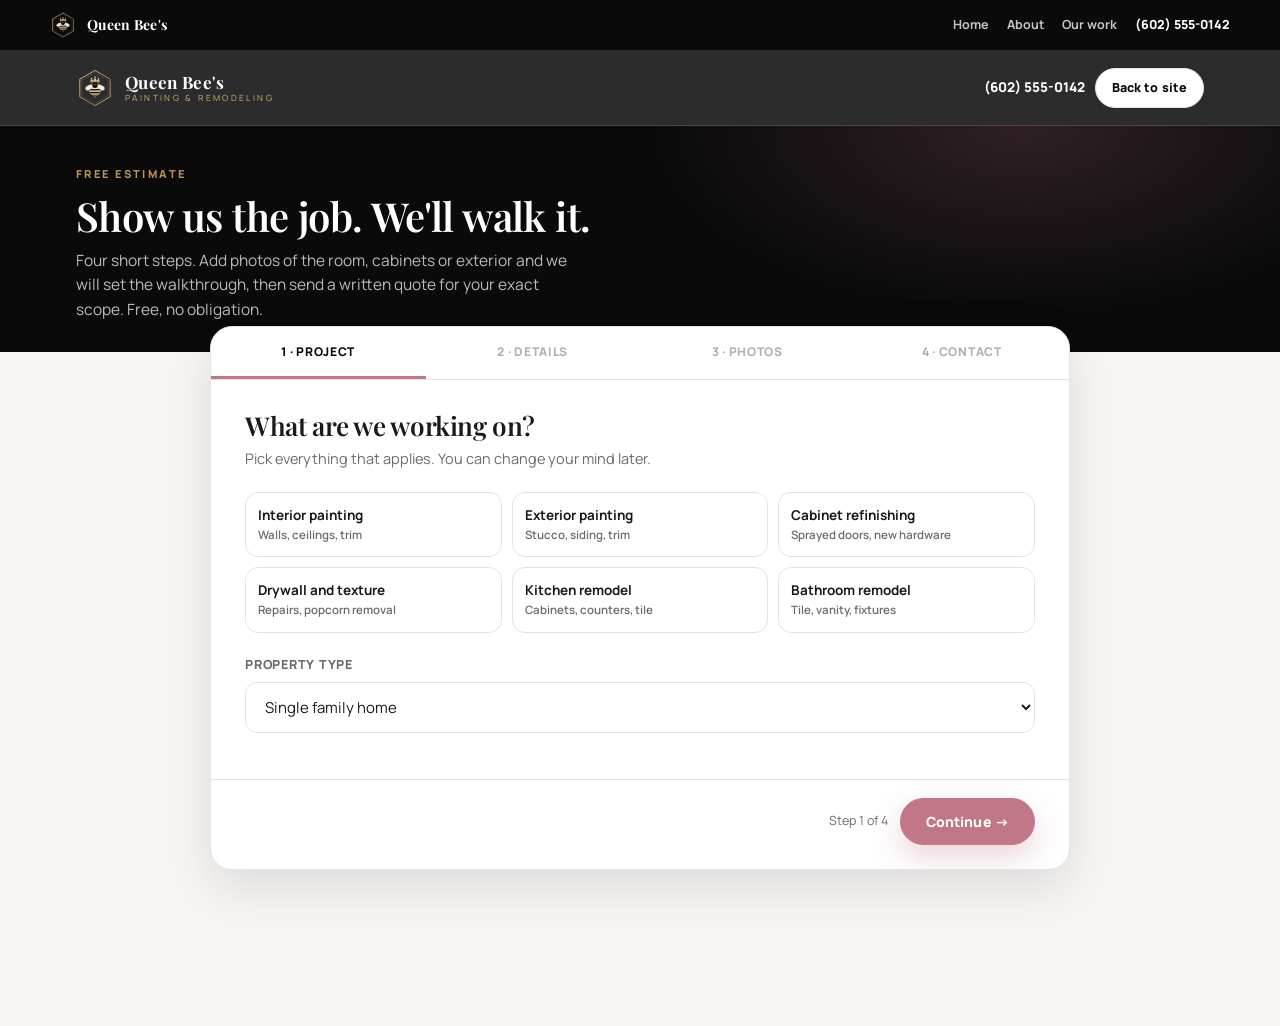
<file: quote.html>
<!DOCTYPE html>
<html lang="en">
<head>
<meta charset="utf-8">
<meta name="viewport" content="width=device-width,initial-scale=1">
<title>Free Photo Quote | Queen Bee's Painting &amp; Remodeling</title>
<meta name="description" content="Send photos of your project and book a walkthrough with Queen Bee's in Phoenix. Every job is quoted in writing after we see it.">
<link rel="icon" href="assets/img/logo.svg">
<link rel="preconnect" href="https://fonts.googleapis.com">
<link rel="preconnect" href="https://fonts.gstatic.com" crossorigin>
<link href="https://fonts.googleapis.com/css2?family=Playfair+Display:ital,wght@0,500;0,600;0,700;1,500&family=Manrope:wght@400;500;600;700;800&display=swap" rel="stylesheet">
<link rel="stylesheet" href="assets/css/qb.css">
<style>
.qwrap{background:var(--smoke);min-height:100vh;padding:0 0 70px}
.qhead{background:var(--ink);color:#fff;padding:34px 0 30px;position:relative;overflow:hidden}
.qhead:before{content:"";position:absolute;inset:0;background:radial-gradient(600px 300px at 80% 0%,rgba(192,120,137,.2),transparent 62%)}
.qhead .wrap{position:relative}
.qhead h1{font-size:clamp(28px,3.4vw,40px);margin:8px 0 10px}
.qhead p{color:rgba(255,255,255,.72);max-width:56ch;font-size:15.5px}
.qbody{max-width:900px;margin:-26px auto 0;padding:0 20px;position:relative;z-index:2}
.card{background:#fff;border-radius:var(--r-lg);box-shadow:var(--shadow);overflow:hidden;border:1px solid var(--line)}
.prog{display:flex;gap:0;border-bottom:1px solid var(--line);background:#fff}
.prog div{flex:1;padding:15px 10px;text-align:center;font-size:12px;font-weight:800;letter-spacing:.06em;text-transform:uppercase;color:#B3AEB4;border-bottom:3px solid transparent}
.prog div.on{color:var(--ink);border-bottom-color:var(--pink)}
.prog div.done{color:var(--gold-deep)}
.qstep{padding:32px 34px 30px;display:none}
.qstep.on{display:block}
.qstep h2{font-size:26px;margin-bottom:6px}
.qstep .hint{font-size:14.5px;color:var(--muted);margin-bottom:22px}
.field{margin-bottom:16px}
.field label{display:block;font-size:12.5px;font-weight:800;letter-spacing:.06em;text-transform:uppercase;color:var(--muted);margin-bottom:7px}
.field input,.field select,.field textarea{width:100%;border:1.5px solid var(--line);border-radius:12px;padding:13px 15px;font-size:15px;font-family:inherit;color:var(--text);background:#fff;outline:none;transition:border-color .15s}
.field input:focus,.field select:focus,.field textarea:focus{border-color:var(--pink)}
.field textarea{min-height:96px;resize:vertical}
.field .err{color:#C4164F;font-size:12.5px;margin-top:5px;display:none}
.field.bad input,.field.bad select{border-color:#E8618C}
.field.bad .err{display:block}
.grid2{display:grid;grid-template-columns:1fr 1fr;gap:14px}
.grid3{display:grid;grid-template-columns:1.4fr 1fr .8fr;gap:14px}
.pick{display:grid;grid-template-columns:repeat(3,1fr);gap:10px}
.pick button{border:1.5px solid var(--line);background:#fff;border-radius:13px;padding:14px 12px;text-align:left;font-size:13.5px;font-weight:700;color:var(--text);transition:.16s;line-height:1.3}
.pick button small{display:block;font-weight:600;color:var(--muted);font-size:11.5px;margin-top:3px}
.pick button:hover{border-color:var(--gold)}
.pick button.on{border-color:var(--pink);background:var(--pink-soft);box-shadow:0 6px 18px rgba(192,120,137,.14)}
.drop{border:2px dashed #DCD3D8;border-radius:16px;padding:34px 22px;text-align:center;background:#FDFBFC;transition:.18s;cursor:pointer}
.drop:hover,.drop.over{border-color:var(--pink);background:var(--pink-soft)}
.drop b{display:block;font-size:16px;margin-bottom:5px}
.drop span{font-size:13.5px;color:var(--muted)}
.thumbs{display:grid;grid-template-columns:repeat(4,1fr);gap:12px;margin-top:16px}
.thumb{position:relative;border-radius:12px;overflow:hidden;background:var(--ink);aspect-ratio:1}
.thumb img{width:100%;height:100%;object-fit:cover}
.thumb button{position:absolute;top:6px;right:6px;width:24px;height:24px;border-radius:50%;background:rgba(10,10,11,.78);color:#fff;font-size:14px;line-height:1;display:grid;place-items:center}
.thumb .nm{position:absolute;left:0;right:0;bottom:0;background:linear-gradient(transparent,rgba(10,10,11,.8));color:#fff;font-size:10.5px;padding:12px 7px 5px;white-space:nowrap;overflow:hidden;text-overflow:ellipsis}
.tips{background:#FBF7F9;border:1px solid #F1E4EA;border-radius:12px;padding:14px 16px;font-size:13px;color:#7A5063;margin-top:16px;line-height:1.55}
.tips b{color:#5C2F45}
.qfoot{display:flex;align-items:center;gap:12px;padding:18px 34px 24px;border-top:1px solid var(--line);background:#fff}
.qfoot .spacer{flex:1}
.qfoot .note{font-size:12.5px;color:var(--muted)}
.ballpark{margin-top:18px;border:1px solid var(--line);border-radius:14px;padding:16px 18px;background:linear-gradient(180deg,#fff,#FDF9FB)}
.ballpark b{font-family:var(--display);font-size:20px;display:block}
.ballpark small{color:var(--muted);font-size:12.5px}
.done{text-align:center;padding:52px 30px}
.done .tick{width:64px;height:64px;border-radius:50%;background:var(--pink-soft);display:grid;place-items:center;margin:0 auto 18px}
.done h2{font-size:30px;margin-bottom:10px}
.done p{color:var(--muted);max-width:46ch;margin:0 auto 8px}
.ref{display:inline-block;margin:16px 0 22px;background:var(--ink);color:var(--gold);font-weight:800;letter-spacing:.12em;padding:10px 18px;border-radius:10px;font-size:14px}
.done .row{display:flex;gap:10px;justify-content:center;flex-wrap:wrap}
@media(max-width:760px){.qstep{padding:24px 20px}.qfoot{padding:16px 20px 20px;flex-wrap:wrap}.grid2,.grid3{grid-template-columns:1fr}.pick{grid-template-columns:1fr 1fr}.thumbs{grid-template-columns:repeat(3,1fr)}.prog div{font-size:10px;padding:12px 4px}}
</style>
</head>
<body>
<div style="background:var(--ink);border-bottom:1px solid #24242A">
  <div class="wrap" style="display:flex;align-items:center;gap:18px;padding:12px 0">
    <a href="index.html" class="brand" style="text-decoration:none">
      <img src="assets/img/logo.svg" alt="" style="width:26px;height:26px">
      <span class="brand-txt"><span class="brand-name" style="font-size:14px;color:#fff">Queen Bee's</span></span>
    </a>
    <nav style="display:flex;gap:18px;margin-left:auto;align-items:center">
      <a href="index.html" style="color:#C9C3C6;font-size:12.5px;font-weight:700;text-decoration:none">Home</a>
      <a href="about.html" style="color:#C9C3C6;font-size:12.5px;font-weight:700;text-decoration:none">About</a>
      <a href="index.html#work" style="color:#C9C3C6;font-size:12.5px;font-weight:700;text-decoration:none">Our work</a>
      <a href="tel:+16025550142" style="color:#fff;font-size:12.5px;font-weight:800;text-decoration:none">(602) 555-0142</a>
    </nav>
  </div>
</div>


<header class="nav">
  <div class="wrap nav-in">
    <a class="brand" href="index.html">
      <img src="assets/img/logo.svg" alt="Queen Bee's">
      <span class="brand-txt"><span class="brand-name">Queen Bee's</span><span class="brand-sub">Painting &amp; Remodeling</span></span>
    </a>
    <div class="nav-cta" style="margin-left:auto">
      <a class="nav-phone" href="tel:+16025550142"><span>(602) 555-0142</span></a>
      <a class="btn btn-outline btn-sm" href="index.html">Back to site</a>
    </div>
  </div>
</header>

<div class="qwrap">
  <div class="qhead">
    <div class="wrap">
      <span class="eyebrow gold">Free estimate</span>
      <h1>Show us the job. We'll walk it.</h1>
      <p>Four short steps. Add photos of the room, cabinets or exterior and we will set the walkthrough, then send a written quote for your exact scope. Free, no obligation.</p>
    </div>
  </div>

  <div class="qbody">
    <form class="card" id="quoteForm" novalidate>
      <div class="prog" id="prog">
        <div class="on">1 · Project</div>
        <div>2 · Details</div>
        <div>3 · Photos</div>
        <div>4 · Contact</div>
      </div>

      <!-- step 1 -->
      <section class="qstep on" data-step="1">
        <h2>What are we working on?</h2>
        <div class="hint">Pick everything that applies. You can change your mind later.</div>
        <div class="pick" id="svcPick"></div>
        <div class="field" style="margin-top:22px">
          <label>Property type</label>
          <select id="propType">
            <option>Single family home</option>
            <option>Townhome / condo</option>
            <option>Apartment / rental</option>
            <option>Commercial space</option>
          </select>
        </div>
        
      </section>

      <!-- step 2 -->
      <section class="qstep" data-step="2">
        <h2>Where and how big?</h2>
        <div class="hint">This tells us travel and scope. Nothing here has to be exact.</div>
        <div class="field">
          <label>Street address</label>
          <input id="address" placeholder="1234 E Palm Ln" autocomplete="street-address">
          <div class="err">Add the street address so we can check the route.</div>
        </div>
        <div class="grid3">
          <div class="field">
            <label>City</label>
            <input id="city" placeholder="Phoenix" autocomplete="address-level2">
            <div class="err">Add your city.</div>
          </div>
          <div class="field">
            <label>ZIP</label>
            <input id="zip" placeholder="85006" inputmode="numeric" maxlength="5" autocomplete="postal-code">
            <div class="err">Five digit ZIP.</div>
          </div>
          <div class="field">
            <label>Approx. sq ft</label>
            <input id="sqft" placeholder="1800" inputmode="numeric">
          </div>
        </div>
        <div class="grid2">
          <div class="field">
            <label>Rooms or areas</label>
            <input id="rooms" placeholder="Living room, hallway, 2 beds">
          </div>
          <div class="field">
            <label>When do you need it done?</label>
            <select id="timeline">
              <option>As soon as possible</option>
              <option>Next 2 weeks</option>
              <option>Next 1–2 months</option>
              <option>Just planning / budgeting</option>
            </select>
          </div>
        </div>
      </section>

      <!-- step 3 -->
      <section class="qstep" data-step="3">
        <h2>Add your photos</h2>
        <div class="hint">Up to 8 photos. Wide shots of each room, plus any damage or detail you want us to see.</div>
        <div class="drop" id="drop">
          <input type="file" id="fileInput" accept="image/*" multiple hidden>
          <div style="font-size:26px;margin-bottom:6px">📷</div>
          <b>Tap to add photos or drag them here</b>
          <span>JPG, PNG or HEIC · taken on your phone is perfect</span>
        </div>
        <div class="thumbs" id="thumbs"></div>
        <div class="tips">
          <b>What helps most:</b> one wide shot of each room, one close-up of any peeling, cracks or water stains, and a photo of the cabinets or exterior wall if that is the job. We compress them automatically, so send what you have.
        </div>
        <div class="field" style="margin-top:18px">
          <label>Anything we should know? <span style="text-transform:none;font-weight:600;color:#A39DA4">(optional)</span></label>
          <textarea id="notes" placeholder="Two-story entry, pets at home, ceiling has a water stain from the AC, hoping to match the existing gray…"></textarea>
        </div>
      </section>

      <!-- step 4 -->
      <section class="qstep" data-step="4">
        <h2>Where do we send the estimate?</h2>
        <div class="hint">We text the estimate and a link to approve it. No spam, no reselling your number.</div>
        <div class="grid2">
          <div class="field">
            <label>Full name</label>
            <input id="name" placeholder="Marisol Rivera" autocomplete="name">
            <div class="err">We need a name for the estimate.</div>
          </div>
          <div class="field">
            <label>Mobile number</label>
            <input id="phone" placeholder="(602) 555-0123" inputmode="tel" autocomplete="tel">
            <div class="err">Add a number we can text.</div>
          </div>
        </div>
        <div class="field">
          <label>Email <span style="text-transform:none;font-weight:600;color:#A39DA4">(optional)</span></label>
          <input id="email" placeholder="you@email.com" autocomplete="email">
        </div>
        <div class="field">
          <label>Best time to reach you</label>
          <select id="bestTime">
            <option>Text is fine</option>
            <option>Morning (8am – 12pm)</option>
            <option>Afternoon (12pm – 4pm)</option>
            <option>Evening (4pm – 6pm)</option>
          </select>
        </div>
        <label style="display:flex;gap:10px;align-items:flex-start;font-size:13.5px;color:var(--muted);line-height:1.5">
          <input type="checkbox" id="consent" checked style="margin-top:3px;width:16px;height:16px">
          <span>It is okay to text me about this estimate. Message rates may apply.</span>
        </label>
      </section>

      <div class="qfoot">
        <button type="button" class="btn btn-outline btn-sm" id="backBtn" style="display:none">← Back</button>
        <div class="spacer"></div>
        <span class="note" id="footNote">Step 1 of 4</span>
        <button type="button" class="btn btn-pink" id="nextBtn">Continue →</button>
        <button type="submit" class="btn btn-pink" id="submitBtn" style="display:none">Send my request</button>
      </div>
    </form>

    <div class="card" id="successCard" style="display:none">
      <div class="done">
        <div class="tick">
          <svg width="30" height="30" viewBox="0 0 24 24" fill="none" stroke="#9F5C6E" stroke-width="2.6" stroke-linecap="round" stroke-linejoin="round"><path d="M20 6 9 17l-5-5"/></svg>
        </div>
        <h2>You're in the hive.</h2>
        <p>Your request is with the estimator now. We review photos the same business day and send a written estimate, usually within 48 hours.</p>
        <div class="ref" id="refCode">QB-000000-0000</div>
        <p id="photoSummary" style="margin-bottom:18px"></p>
        <div id="bookBox" style="max-width:520px;margin:0 auto"></div>
        <div class="row">
          <a class="btn btn-dark" href="tel:+16025550142">Call (602) 555-0142</a>
          <a class="btn btn-outline" href="index.html">Back to the site</a>
        </div>
      </div>
    </div>
  </div>
</div>

<script src="assets/js/qb.js"></script>
<script>
(function () {
  const SERVICES = [
    ['Interior painting', 'Walls, ceilings, trim'],
    ['Exterior painting', 'Stucco, siding, trim'],
    ['Cabinet refinishing', 'Sprayed doors, new hardware'],
    ['Drywall and texture', 'Repairs, popcorn removal'],
    ['Kitchen remodel', 'Cabinets, counters, tile'],
    ['Bathroom remodel', 'Tile, vanity, fixtures']
  ];
  const RANGE = {
    'Interior painting': [2300, 8200],
    'Exterior painting': [1900, 7600],
    'Cabinet refinishing': [1400, 5700],
    'Drywall and texture': [350, 1800],
    'Kitchen remodel': [18000, 60000],
    'Bathroom remodel': [12000, 40000]
  };

  const state = { step: 1, services: [], photos: [] };
  const $ = QB.$;
  const pick = $('#svcPick');

  // prefill from ?type=
  const pre = new URLSearchParams(location.search).get('type');
  if (pre) state.services.push(pre);

  pick.innerHTML = SERVICES.map(([name, sub], i) =>
    '<button type="button" data-svc="' + QB.esc(name) + '" class="' + (state.services.includes(name) ? 'on' : '') + '">' + QB.esc(name) + '<small>' + QB.esc(sub) + '</small></button>'
  ).join('');

  pick.addEventListener('click', (e) => {
    const b = e.target.closest('button[data-svc]');
    if (!b) return;
    const name = b.dataset.svc;
    if (state.services.includes(name)) {
      state.services = state.services.filter((s) => s !== name);
      b.classList.remove('on');
    } else {
      state.services.push(name);
      b.classList.add('on');
    }
    });


  /* ---------- navigation ---------- */
  function setStep(n) {
    state.step = n;
    QB.$$('.qstep').forEach((s) => s.classList.toggle('on', Number(s.dataset.step) === n));
    QB.$$('#prog div').forEach((d, i) => {
      d.classList.toggle('on', i + 1 === n);
      d.classList.toggle('done', i + 1 < n);
    });
    $('#backBtn').style.display = n === 1 ? 'none' : 'inline-flex';
    $('#nextBtn').style.display = n === 4 ? 'none' : 'inline-flex';
    $('#submitBtn').style.display = n === 4 ? 'inline-flex' : 'none';
    $('#footNote').textContent = 'Step ' + n + ' of 4';
    window.scrollTo({ top: 0, behavior: 'smooth' });
  }

  function bad(id, on) {
    const el = document.getElementById(id);
    if (!el) return;
    const f = el.closest('.field');
    if (f) f.classList.toggle('bad', !!on);
  }

  function validate(n) {
    let ok = true;
    if (n === 1) {
      if (!state.services.length) { QB.toast('Pick at least one service'); ok = false; }
    }
    if (n === 2) {
      if (!$('#address').value.trim()) { bad('address', true); ok = false; } else bad('address', false);
      if (!$('#city').value.trim()) { bad('city', true); ok = false; } else bad('city', false);
      const z = $('#zip').value.trim();
      if (!/^\d{5}$/.test(z)) { bad('zip', true); ok = false; } else bad('zip', false);
    }
    if (n === 4) {
      if (!$('#name').value.trim()) { bad('name', true); ok = false; } else bad('name', false);
      const p = $('#phone').value.replace(/\D/g, '');
      if (p.length < 10) { bad('phone', true); ok = false; } else bad('phone', false);
    }
    return ok;
  }

  $('#nextBtn').addEventListener('click', () => { if (validate(state.step)) setStep(Math.min(4, state.step + 1)); });
  $('#backBtn').addEventListener('click', () => setStep(Math.max(1, state.step - 1)));

  /* ---------- photos ---------- */
  const drop = $('#drop'), input = $('#fileInput'), thumbs = $('#thumbs');
  drop.addEventListener('click', () => input.click());
  ['dragenter', 'dragover'].forEach((ev) => drop.addEventListener(ev, (e) => { e.preventDefault(); drop.classList.add('over'); }));
  ['dragleave', 'drop'].forEach((ev) => drop.addEventListener(ev, (e) => { e.preventDefault(); drop.classList.remove('over'); }));
  drop.addEventListener('drop', (e) => addFiles(e.dataTransfer.files));
  input.addEventListener('change', () => { addFiles(input.files); input.value = ''; });

  async function addFiles(files) {
    const list = Array.from(files || []).filter((f) => /^image\//.test(f.type));
    if (!list.length) { QB.toast('Those are not image files'); return; }
    const room = 8 - state.photos.length;
    if (room <= 0) { QB.toast('That is all 8 photos. Remove one to swap.'); return; }
    for (const f of list.slice(0, room)) {
      try {
        const c = await QB.compressImage(f, 1400, 0.72);
        state.photos.push(c);
      } catch (err) {
        QB.toast('Could not read ' + f.name);
      }
    }
    drawThumbs();
  }

  function drawThumbs() {
    thumbs.innerHTML = state.photos.map((p, i) =>
      '<div class="thumb"><img src="' + p.data + '" alt=""><button type="button" data-i="' + i + '" aria-label="Remove">&times;</button><span class="nm">' + QB.esc(p.name) + '</span></div>'
    ).join('');
    QB.$$('.thumb button', thumbs).forEach((b) => {
      b.onclick = () => { state.photos.splice(Number(b.dataset.i), 1); drawThumbs(); };
    });
  }

  /* ---------- submit ---------- */
  $('#quoteForm').addEventListener('submit', async (e) => {
    e.preventDefault();
    if (!validate(1) || !validate(2)) { QB.toast('Please finish the earlier steps'); setStep(2); return; }
    if (!validate(4)) return;

    const btn = $('#submitBtn');
    btn.disabled = true;
    btn.textContent = 'Sending…';

    const lead = {
      name: $('#name').value.trim(),
      phone: $('#phone').value.trim(),
      email: $('#email').value.trim(),
      address: $('#address').value.trim(),
      city: $('#city').value.trim(),
      zip: $('#zip').value.trim(),
      services: state.services,
      property_type: $('#propType').value,
      rooms: ($('#rooms').value.trim() || '') + ($('#sqft').value ? ' · ~' + $('#sqft').value + ' sq ft' : ''),
      timeline: $('#timeline').value,
      budget: '',
      notes: $('#notes').value.trim(),
      source: 'Photo quote form'
    };

    try {
      const r = await QB.api('submit', { lead, photos: state.photos.map((p) => ({ name: p.name, data: p.data })) });
      if (!r.ok) throw new Error(r.error || 'failed');
      $('#quoteForm').style.display = 'none';
      $('#refCode').textContent = r.ref;
      $('#photoSummary').textContent = r.photos
        ? r.photos + ' photo' + (r.photos === 1 ? '' : 's') + ' attached to your request.'
        : 'Your request is filed. If you meant to add photos, text them to (602) 555-0142 and we will attach them.';
      $('#successCard').style.display = 'block';
      QB.renderBooking($('#bookBox'), r.ref, { address: lead.address + ', ' + lead.city });
      window.scrollTo({ top: 0, behavior: 'smooth' });
    } catch (err) {
      btn.disabled = false;
      btn.textContent = 'Send my request';
      QB.toast('We could not send that. Call or text (602) 555-0142 and we will take it directly.');
    }
  });

  setStep(1);
  QB.initReveal();
})();
</script>
</body>
</html>
</file>
<file: assets/css/qb.css>
/* Queen Bee's Painting & Remodeling — brand system */
:root{
  --ink:#0A0A0B; --ink-2:#131316; --ink-3:#1C1C20;
  --pink:#C07889; --pink-deep:#9F5C6E; --pink-soft:#FBF0F2; --rose:#E7C2CA;
  --gold:#D4AF6A; --gold-deep:#B8935A; --gold-soft:#F6E9CC;
  --paper:#FFFFFF; --smoke:#F7F5F3; --line:#E7E2DC; --line-dark:rgba(212,175,106,.28);
  --text:#1A1A1D; --muted:#6C6A70; --muted-dark:#A9A6AE;
  --r:14px; --r-lg:22px;
  --shadow:0 18px 50px rgba(10,10,11,.10);
  --shadow-lg:0 34px 90px rgba(10,10,11,.20);
  --display:"Playfair Display",Georgia,serif;
  --ui:"Manrope",-apple-system,BlinkMacSystemFont,"Segoe UI",sans-serif;
}
*{box-sizing:border-box;margin:0;padding:0}
html{scroll-behavior:smooth}
body{font-family:var(--ui);color:var(--text);background:var(--paper);-webkit-font-smoothing:antialiased;font-size:16px;line-height:1.6}
img{display:block;max-width:100%}
a{color:inherit;text-decoration:none}
button{font-family:inherit;cursor:pointer;border:0;background:none;color:inherit}
h1,h2,h3,h4{font-family:var(--display);font-weight:600;line-height:1.1;letter-spacing:-.015em}
.wrap{width:100%;max-width:1180px;margin:0 auto;padding:0 26px}
.eyebrow{font-size:11px;letter-spacing:.22em;text-transform:uppercase;font-weight:800;color:var(--pink-deep)}
.eyebrow.gold{color:var(--gold-deep)}
.lead{font-size:17.5px;color:var(--muted);line-height:1.65}

/* ---------- buttons ---------- */
.btn{display:inline-flex;align-items:center;justify-content:center;gap:9px;padding:14px 26px;border-radius:999px;font-weight:800;font-size:14px;letter-spacing:.01em;transition:transform .16s ease,box-shadow .2s ease,background .2s ease;white-space:nowrap}
.btn:hover{transform:translateY(-1px)}
.btn-pink{background:var(--pink);color:#fff;box-shadow:0 12px 30px rgba(192,120,137,.32)}
.btn-pink:hover{background:var(--pink-deep)}
.btn-gold{background:linear-gradient(135deg,#F3E0B0,#D4AF6A);color:#231A08;box-shadow:0 12px 30px rgba(212,175,106,.28)}
.btn-dark{background:var(--ink);color:#fff}
.btn-ghost{border:1.5px solid rgba(255,255,255,.34);color:#fff}
.btn-ghost:hover{background:rgba(255,255,255,.1)}
.btn-outline{border:1.5px solid var(--line);color:var(--ink);background:#fff}
.btn-outline:hover{border-color:var(--gold)}
.btn-sm{padding:9px 16px;font-size:12.5px}
.btn-block{width:100%}

/* ---------- nav ---------- */
.nav{position:sticky;top:0;z-index:60;background:rgba(10,10,11,.86);backdrop-filter:blur(14px);border-bottom:1px solid rgba(212,175,106,.22)}
.nav-in{display:flex;align-items:center;gap:18px;height:74px}
.brand{display:flex;align-items:center;gap:11px;color:#fff}
.brand img{width:38px;height:38px}
.brand-txt{display:flex;flex-direction:column;line-height:1}
.brand-name{font-family:var(--display);font-size:17px;font-weight:700;letter-spacing:.02em;color:#fff}
.brand-sub{font-size:8.5px;letter-spacing:.28em;text-transform:uppercase;color:var(--gold);margin-top:3px}
.nav-links{display:flex;gap:26px;margin-left:auto}
.nav-links a{font-size:13.5px;font-weight:600;color:rgba(255,255,255,.78)}
.nav-links a:hover{color:var(--gold)}
.nav-cta{display:flex;gap:10px;align-items:center}
.nav-phone{display:flex;align-items:center;gap:7px;font-size:13.5px;font-weight:800;color:#fff}
@media(max-width:960px){.nav-links{display:none}.nav-in{height:66px}.nav-phone span{display:none}}

/* ---------- hero ---------- */
.hero{position:relative;background:var(--ink);color:#fff;overflow:hidden}
.hero:before{content:"";position:absolute;inset:0;background:
  radial-gradient(900px 500px at 82% 12%,rgba(192,120,137,.16),transparent 62%),
  radial-gradient(700px 460px at 6% 88%,rgba(212,175,106,.14),transparent 60%)}
.hero-in{position:relative;display:grid;grid-template-columns:1.05fr .95fr;gap:52px;align-items:center;padding:74px 0 84px}
.hero h1{font-size:clamp(38px,4.9vw,60px);letter-spacing:-.03em}
.hero h1 em{font-style:italic;color:var(--gold)}
.hero .lead{color:rgba(255,255,255,.74);margin:20px 0 28px;max-width:520px}
.hero-btns{display:flex;gap:12px;flex-wrap:wrap}
.hero-trust{display:flex;gap:22px;flex-wrap:wrap;margin-top:34px;padding-top:24px;border-top:1px solid rgba(255,255,255,.12)}
.hero-trust div{font-size:12px;letter-spacing:.1em;text-transform:uppercase;color:rgba(255,255,255,.6);font-weight:700}
.hero-trust b{display:block;font-family:var(--display);font-size:22px;letter-spacing:0;text-transform:none;color:#fff;margin-bottom:2px}
.hero-media{position:relative}
.hero-media img{width:100%;aspect-ratio:4/4.4;object-fit:cover;border-radius:var(--r-lg);position:relative;z-index:1}
.hero-media:after{content:"";position:absolute;inset:18px -18px -18px 18px;border:1.5px solid var(--gold);border-radius:var(--r-lg);z-index:0}
.hero-badge{position:absolute;left:-18px;bottom:26px;z-index:2;background:#fff;color:var(--ink);border-radius:14px;padding:13px 17px;box-shadow:var(--shadow-lg);display:flex;align-items:center;gap:11px}
.hero-badge b{font-family:var(--display);font-size:19px;display:block;line-height:1.1}
.hero-badge small{font-size:11px;color:var(--muted);letter-spacing:.06em;text-transform:uppercase;font-weight:700}
.stars{color:var(--gold);letter-spacing:1px;font-size:13px}
@media(max-width:900px){.hero-in{grid-template-columns:1fr;gap:34px;padding:48px 0 60px}.hero-media{order:-1}.hero-media img{aspect-ratio:16/11}.hero-badge{left:10px;bottom:-14px}}

/* ---------- photo-first band ---------- */
.band{background:var(--pink-soft);border-top:1px solid #F8CFE0;border-bottom:1px solid #F8CFE0}
.band-in{display:flex;align-items:center;gap:26px;padding:22px 0;flex-wrap:wrap}
.band-ico{width:52px;height:52px;border-radius:14px;background:#fff;display:grid;place-items:center;box-shadow:0 8px 22px rgba(159,92,110,.14);flex:none}
.band h3{font-size:21px;margin-bottom:3px}
.band p{font-size:14px;color:#8A3A5C;margin:0}
.band .btn{margin-left:auto}
@media(max-width:760px){.band .btn{margin-left:0;width:100%}}

/* ---------- sections ---------- */
.sec{padding:84px 0}
.sec.tight{padding:64px 0}
.sec.dark{background:var(--ink);color:#fff}
.sec.smoke{background:var(--smoke)}
.sec-head{max-width:660px;margin-bottom:44px}
.sec-head.center{margin:0 auto 46px;text-align:center}
.sec-head h2{font-size:clamp(30px,3.5vw,43px);margin:12px 0 14px}
.sec.dark .sec-head h2{color:#fff}
.sec-head p{color:var(--muted);font-size:16.5px}
.sec.dark .sec-head p{color:rgba(255,255,255,.68)}

/* services */
.svc-grid{display:grid;grid-template-columns:repeat(3,1fr);gap:20px}
.svc{position:relative;border:1px solid var(--line);border-radius:var(--r-lg);padding:28px 26px;background:#fff;transition:.22s ease;overflow:hidden}
.svc:hover{border-color:var(--gold);box-shadow:var(--shadow);transform:translateY(-3px)}
.svc:after{content:"";position:absolute;left:0;top:0;height:3px;width:0;background:linear-gradient(90deg,var(--pink),var(--gold));transition:width .3s ease}
.svc:hover:after{width:100%}
.svc-ico{width:46px;height:46px;border-radius:12px;background:var(--smoke);display:grid;place-items:center;margin-bottom:16px;color:var(--pink-deep)}
.svc h3{font-size:20px;margin-bottom:8px}
.svc p{font-size:14.5px;color:var(--muted);margin-bottom:14px}
.svc-from{font-size:12px;font-weight:800;letter-spacing:.1em;text-transform:uppercase;color:var(--gold-deep)}
.svc a.link{display:inline-flex;align-items:center;gap:6px;font-size:13.5px;font-weight:800;color:var(--ink);margin-top:12px}
.svc a.link:hover{color:var(--pink-deep)}
@media(max-width:980px){.svc-grid{grid-template-columns:1fr 1fr}}
@media(max-width:640px){.svc-grid{grid-template-columns:1fr}}

/* process */
.steps{display:grid;grid-template-columns:repeat(4,1fr);gap:18px;counter-reset:st}
.step{position:relative;padding-top:20px;border-top:2px solid rgba(212,175,106,.35)}
.step b{display:block;font-family:var(--display);font-size:15px;color:var(--gold);margin-bottom:6px}
.step h4{font-size:18px;margin-bottom:6px;color:#fff}
.step p{font-size:14px;color:rgba(255,255,255,.66);margin:0}
@media(max-width:860px){.steps{grid-template-columns:1fr 1fr}}

/* gallery */
.gal{display:grid;grid-template-columns:repeat(4,1fr);gap:14px}
.gal figure{position:relative;border-radius:var(--r);overflow:hidden;background:var(--ink)}
.gal img{width:100%;height:100%;aspect-ratio:1;object-fit:cover;transition:transform .5s ease}
.gal figure:hover img{transform:scale(1.06)}
.gal figcaption{position:absolute;left:0;right:0;bottom:0;padding:22px 16px 14px;background:linear-gradient(transparent,rgba(10,10,11,.82));color:#fff;font-size:12.5px;font-weight:700;letter-spacing:.04em}
.gal figure:nth-child(1),.gal figure:nth-child(4){grid-row:span 1}
@media(max-width:900px){.gal{grid-template-columns:1fr 1fr}}

/* reviews */
.rev-grid{display:grid;grid-template-columns:repeat(3,1fr);gap:20px}
.rev{border:1px solid var(--line);border-radius:var(--r-lg);padding:26px;background:#fff}
.rev p{font-family:var(--display);font-size:17px;line-height:1.5;color:var(--ink);margin:12px 0 16px}
.rev-by{font-size:12.5px;font-weight:800;letter-spacing:.06em;text-transform:uppercase;color:var(--muted)}
@media(max-width:900px){.rev-grid{grid-template-columns:1fr}}

/* area + faq */
.two-col{display:grid;grid-template-columns:.9fr 1.1fr;gap:56px;align-items:start}
.chips{display:flex;flex-wrap:wrap;gap:8px}
.chip{border:1px solid var(--line);background:#fff;border-radius:999px;padding:7px 14px;font-size:13px;font-weight:600;color:var(--text)}
.acc{border-top:1px solid var(--line)}
.acc-item{border-bottom:1px solid var(--line)}
.acc-q{display:flex;justify-content:space-between;align-items:center;gap:16px;width:100%;padding:18px 0;text-align:left;font-size:16px;font-weight:700}
.acc-q i{font-style:normal;color:var(--pink-deep);font-size:20px;transition:transform .2s}
.acc-item.open .acc-q i{transform:rotate(45deg)}
.acc-a{display:none;padding:0 0 18px;font-size:15px;color:var(--muted);max-width:56ch}
.acc-item.open .acc-a{display:block}
@media(max-width:860px){.two-col{grid-template-columns:1fr;gap:34px}}

/* cta */
.cta{background:var(--ink);color:#fff;position:relative;overflow:hidden}
.cta:before{content:"";position:absolute;inset:0;background:radial-gradient(700px 420px at 50% 0%,rgba(192,120,137,.2),transparent 65%)}
.cta-in{position:relative;text-align:center;padding:82px 0}
.cta h2{font-size:clamp(30px,3.8vw,46px);margin-bottom:14px}
.cta p{color:rgba(255,255,255,.72);max-width:520px;margin:0 auto 28px}
.cta-btns{display:flex;gap:12px;justify-content:center;flex-wrap:wrap}

/* footer */
.foot{background:#070708;color:rgba(255,255,255,.62);padding:56px 0 30px;font-size:13.5px}
.foot-grid{display:grid;grid-template-columns:1.4fr 1fr 1fr 1fr;gap:34px;margin-bottom:36px}
.foot h5{color:#fff;font-size:11px;letter-spacing:.2em;text-transform:uppercase;margin-bottom:14px;font-weight:800}
.foot a:hover{color:var(--gold)}
.foot-links{display:flex;flex-direction:column;gap:9px}
.foot-bot{border-top:1px solid rgba(255,255,255,.1);padding-top:18px;display:flex;justify-content:space-between;gap:14px;flex-wrap:wrap;font-size:12px}
@media(max-width:860px){.foot-grid{grid-template-columns:1fr 1fr}}

/* ---------- chat ---------- */
.qb-chat-launch{position:fixed;right:22px;bottom:22px;z-index:90;width:62px;height:62px;border-radius:50%;background:var(--ink);border:2px solid var(--gold);display:grid;place-items:center;box-shadow:0 16px 40px rgba(10,10,11,.34);transition:.2s}
.qb-chat-launch:hover{transform:scale(1.06)}
.qb-chat-launch img{width:34px;height:34px}
.qb-chat-launch .dot{position:absolute;top:2px;right:2px;width:13px;height:13px;border-radius:50%;background:var(--pink);border:2px solid #fff;animation:pulse 2.4s infinite}
@keyframes pulse{0%,100%{transform:scale(1)}50%{transform:scale(1.18)}}
.qb-chat{position:fixed;right:22px;bottom:22px;z-index:95;width:392px;max-width:calc(100vw - 28px);height:min(640px,calc(100vh - 40px));background:#fff;border-radius:20px;box-shadow:0 30px 80px rgba(10,10,11,.34);display:flex;flex-direction:column;overflow:hidden;transform:translateY(16px) scale(.98);opacity:0;pointer-events:none;transition:.22s ease}
.qb-chat.open{transform:none;opacity:1;pointer-events:auto}
.qb-chat-head{background:var(--ink);color:#fff;padding:15px 16px;display:flex;align-items:center;gap:11px}
.qb-chat-head img{width:34px;height:34px}
.qb-chat-head b{display:block;font-family:var(--display);font-size:16px;line-height:1.1}
.qb-chat-head small{font-size:11px;color:var(--gold);letter-spacing:.08em;text-transform:uppercase;font-weight:700}
.qb-chat-head button{margin-left:auto;color:rgba(255,255,255,.7);font-size:22px;line-height:1}
.qb-chat-body{flex:1;overflow-y:auto;padding:16px;background:var(--smoke);display:flex;flex-direction:column;gap:10px}
.msg{max-width:86%;padding:11px 14px;border-radius:15px;font-size:14px;line-height:1.5;white-space:pre-wrap}
.msg.bot{background:#fff;border:1px solid var(--line);border-bottom-left-radius:5px;align-self:flex-start;box-shadow:0 4px 14px rgba(10,10,11,.04)}
.msg.me{background:var(--pink);color:#fff;border-bottom-right-radius:5px;align-self:flex-end}
.msg.sys{align-self:center;background:transparent;color:var(--muted);font-size:12px;text-align:center;max-width:100%}
.qb-quick{display:flex;flex-wrap:wrap;gap:7px;padding:0 16px 10px;background:var(--smoke)}
.qb-quick button{border:1px solid #E3D6DC;background:#fff;border-radius:999px;padding:7px 12px;font-size:12.5px;font-weight:700;color:var(--ink)}
.qb-quick button:hover{border-color:var(--pink);color:var(--pink-deep)}
.qb-chat-form{display:flex;gap:8px;padding:12px 14px;border-top:1px solid var(--line);background:#fff}
.qb-chat-form input{flex:1;border:1px solid var(--line);border-radius:999px;padding:11px 15px;font-size:14px;font-family:inherit;outline:none}
.qb-chat-form input:focus{border-color:var(--pink)}
.qb-chat-form button{width:42px;height:42px;border-radius:50%;background:var(--ink);color:#fff;display:grid;place-items:center;flex:none}
.typing{display:flex;gap:4px;align-items:center;padding:13px 15px}
.typing i{width:6px;height:6px;border-radius:50%;background:#C9C3C7;animation:bounce 1.2s infinite}
.typing i:nth-child(2){animation-delay:.15s}.typing i:nth-child(3){animation-delay:.3s}
@keyframes bounce{0%,60%,100%{transform:translateY(0)}30%{transform:translateY(-4px)}}

/* toast */
.toast{position:fixed;left:50%;bottom:26px;transform:translate(-50%,20px);background:var(--ink);color:#fff;padding:13px 20px;border-radius:12px;font-size:13.5px;font-weight:600;opacity:0;pointer-events:none;transition:.24s;z-index:200;box-shadow:var(--shadow-lg);max-width:92vw;text-align:center}
.toast.on{opacity:1;transform:translate(-50%,0)}
.reveal{opacity:0;transform:translateY(14px);transition:opacity .6s ease,transform .6s ease}
.reveal.in{opacity:1;transform:none}
</file>
